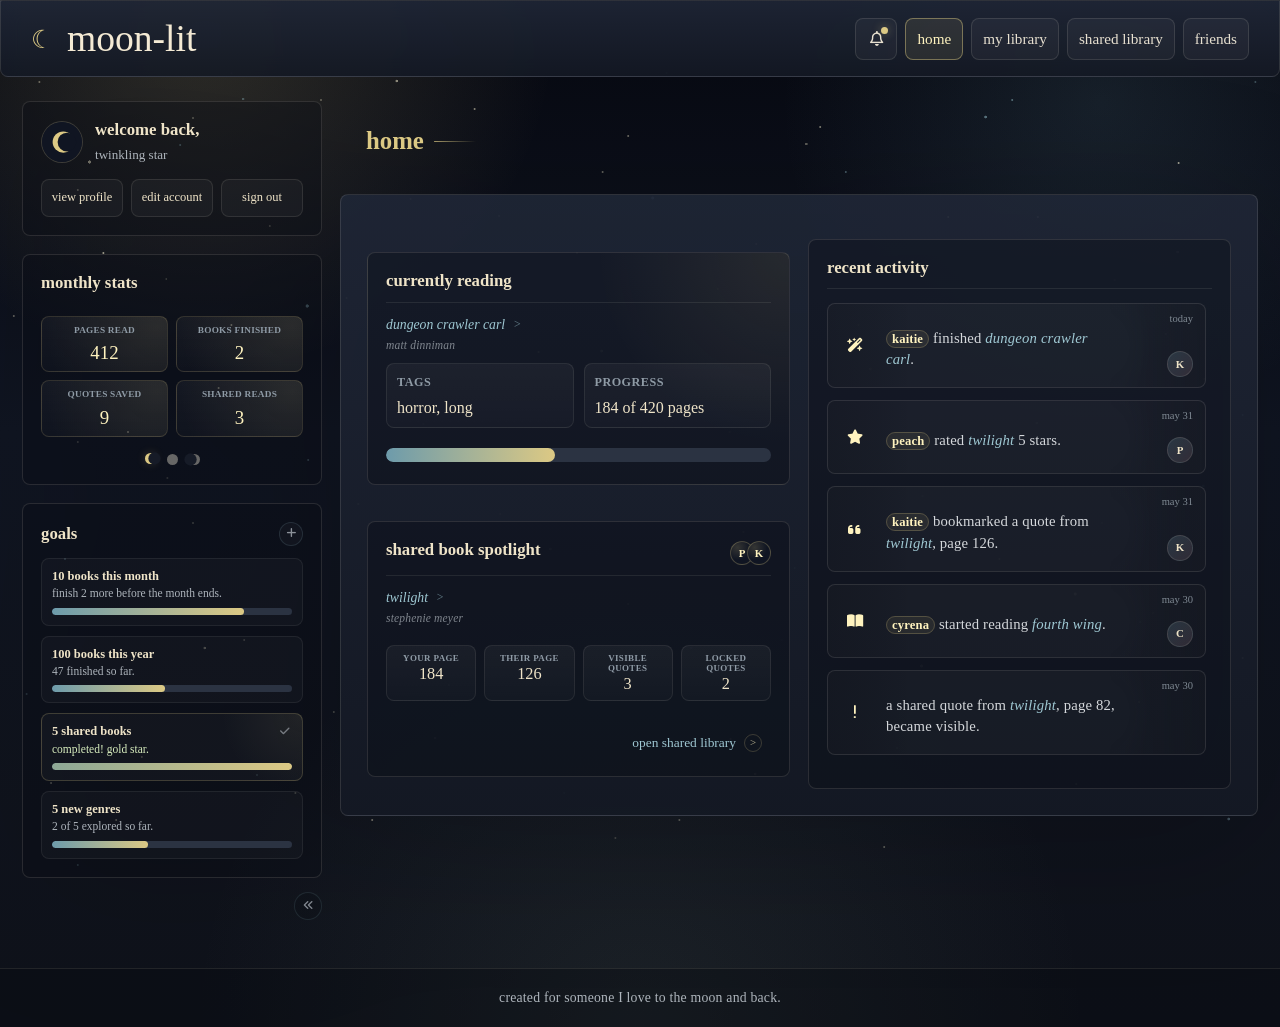
<file: index.html>
<!DOCTYPE html>
<html lang="en">
<head>
  <meta charset="UTF-8">
  <meta name="viewport" content="width=device-width, initial-scale=1.0">
  <title>moon-lit | home</title>
  <link rel="icon" href="favicon.svg" type="image/svg+xml">
  <link rel="stylesheet" href="https://cdnjs.cloudflare.com/ajax/libs/font-awesome/6.5.2/css/all.min.css">
  <link rel="stylesheet" href="style.css?v=185">
</head>
<body>
  <div class="site-shell">
  <header>
    <h1><a href="index.html" aria-label="moon-lit home">moon-lit</a></h1>
    <button class="notifications-button mobile-notifications-button" type="button" popovertarget="notifications-popover" aria-label="open notifications"><i class="fa-regular fa-bell" aria-hidden="true"></i><span class="notification-dot" aria-hidden="true"></span></button>
    <button class="nav-toggle" type="button" popovertarget="mobile-nav" aria-label="open navigation"><span aria-hidden="true"></span></button>
    <nav class="desktop-nav" aria-label="Main navigation">
      <ul>
        <li class="notifications-nav-item"><button class="notifications-button" type="button" popovertarget="notifications-popover" aria-label="open notifications"><i class="fa-regular fa-bell" aria-hidden="true"></i><span class="notification-dot" aria-hidden="true"></span></button></li>
        <li><a href="index.html" aria-current="page">home</a></li>
        <li><a href="library.html">my library</a></li>
        <li><a href="shared.html">shared library</a></li>
        <li><a href="friends.html">friends</a></li>
      </ul>
    </nav>

    <nav id="mobile-nav" class="mobile-nav-popover" popover aria-label="Mobile navigation">
      <ul>
        <li><a href="index.html" aria-current="page">home</a></li>
        <li><a href="library.html">my library</a></li>
        <li><a href="shared.html">shared library</a></li>
        <li><a href="friends.html">friends</a></li>
        <li><a href="account.html">account</a></li>
      </ul>
    </nav>
    <section id="notifications-popover" class="notifications-popover" popover aria-labelledby="notifications-heading">
            <div class="notifications-heading-row">
        <h2 id="notifications-heading">notifications</h2>
        <button class="mark-read-button" type="button">mark all as read</button>
      </div>
      <ul>
        <li class="notification-item request-book has-actions">
          <span class="notification-icon"><i class="fa-solid fa-book-open" aria-hidden="true"></i></span>
          <p><a href="friend.html">peach</a> wants to share <a href="book.html">lightbringer</a> with you.</p>
          <small>today</small>
          <div class="notification-actions" aria-label="shared book request actions">
            <button type="button">approve</button>
            <button type="button">decline</button>
          </div>
        </li>
        <li class="notification-item request-friend has-actions">
          <span class="notification-icon"><i class="fa-solid fa-user-plus" aria-hidden="true"></i></span>
          <p><a href="friend.html">cyrena</a> sent you a friend request.</p>
          <small>yesterday</small>
          <div class="notification-actions" aria-label="friend request actions">
            <button type="button">approve</button>
            <button type="button">decline</button>
          </div>
        </li>
        <li class="notification-item stopped-sharing">
          <span class="notification-icon"><i class="fa-solid fa-link-slash" aria-hidden="true"></i></span>
          <p><a href="friend.html">kaitie</a> stopped sharing <a href="book.html">twilight</a> with you.</p>
          <small>may 29</small>
        </li>
      </ul>
    </section>
  </header>

  <main class="page-shell home-layout">
      <aside class="home-sidebar" aria-label="Account and reading stats">
        <section class="account-panel" aria-labelledby="account-panel-heading">
          <div class="account-profile">
            <span class="account-avatar" aria-hidden="true"><img src="favicon.svg" alt=""></span>
            <div>
              <h3 id="account-panel-heading">welcome back,</h3>
              <p>twinkling star</p>
            </div>
          </div>
          <div class="account-actions">
            <a href="account.html">view profile</a>
            <a href="account.html">edit account</a>
            <a href="account.html">sign out</a>
          </div>
        </section>

        <section class="home-stats" aria-labelledby="stats-heading">
          <h3 id="stats-heading" data-stats-heading>monthly stats</h3>
          <div class="stats-carousel">
            <div class="stats-panel is-active" data-stats-panel="monthly">
              <div class="stats-grid">
                <div class="stat-card">
                  <span>pages read</span>
                  <strong>412</strong>
                </div>
                <div class="stat-card">
                  <span>books finished</span>
                  <strong>2</strong>
                </div>
                <div class="stat-card">
                  <span>quotes saved</span>
                  <strong>9</strong>
                </div>
                <div class="stat-card">
                  <span>shared reads</span>
                  <strong>3</strong>
                </div>
              </div>
            </div>
            <div class="stats-panel" data-stats-panel="yearly" hidden>
              <div class="stats-grid">
                <div class="stat-card">
                  <span>pages read</span>
                  <strong>4,820</strong>
                </div>
                <div class="stat-card">
                  <span>books finished</span>
                  <strong>18</strong>
                </div>
                <div class="stat-card">
                  <span>quotes saved</span>
                  <strong>74</strong>
                </div>
                <div class="stat-card">
                  <span>new authors</span>
                  <strong>11</strong>
                </div>
              </div>
            </div>
            <div class="stats-panel" data-stats-panel="all-time" hidden>
              <div class="stats-grid">
                <div class="stat-card">
                  <span>pages read</span>
                  <strong>12k</strong>
                </div>
                <div class="stat-card">
                  <span>books finished</span>
                  <strong>47</strong>
                </div>
                <div class="stat-card">
                  <span>quotes saved</span>
                  <strong>183</strong>
                </div>
                <div class="stat-card">
                  <span>shared books</span>
                  <strong>16</strong>
                </div>
              </div>
            </div>
          </div>
          <div class="stats-dots" aria-label="choose stats view">
            <button class="is-active" type="button" data-stats-target="monthly" aria-label="show monthly stats" aria-pressed="true"></button>
            <button type="button" data-stats-target="yearly" aria-label="show yearly stats" aria-pressed="false"></button>
            <button type="button" data-stats-target="all-time" aria-label="show all-time stats" aria-pressed="false"></button>
          </div>
        </section>
        <section class="goals-panel" aria-labelledby="goals-heading">
          <div class="goals-heading-row"><h3 id="goals-heading">goals</h3><a class="goals-add" href="account.html#add-goal-heading" aria-label="add a goal" title="add a goal"><i class="fa-solid fa-plus" aria-hidden="true"></i></a></div>
          <div class="goal-list">
            <article class="goal-item">
              <div>
                <h4>10 books this month</h4>
                <p>finish 2 more before the month ends.</p>
              </div>
              <progress value="8" max="10">8 of 10 books</progress>
            </article>
            <article class="goal-item">
              <div>
                <h4>100 books this year</h4>
                <p>47 finished so far.</p>
              </div>
              <progress value="47" max="100">47 of 100 books</progress>
            </article>
            <article class="goal-item is-complete"><button class="goal-delete" type="button" aria-label="completed goal" title="completed goal"><i class="fa-solid fa-check" aria-hidden="true"></i></button><div><h4>5 shared books</h4><p>completed! gold star.</p></div><progress value="5" max="5">5 of 5 shared books</progress></article>
            <article class="goal-item">
              <div>
                <h4>5 new genres</h4>
                <p>2 of 5 explored so far.</p>
              </div>
              <progress value="2" max="5">2 of 5 new genres</progress>
            </article>
          </div>
        </section>
        <button class="sidebar-toggle sidebar-toggle-inline" type="button" aria-label="hide sidebar" title="hide sidebar" aria-pressed="false"><i class="fa-solid fa-angles-left" aria-hidden="true"></i></button>
      </aside>

      <div class="page-main home-main">
    <section class="page-title home-title" aria-labelledby="page-title-heading">
      <h2 id="page-title-heading">home</h2>
    </section>

    <section class="home-overview">

      <div class="home-reading-stack">
      <section class="home-current" aria-labelledby="currently-reading-heading">
        <h3 id="currently-reading-heading">currently reading</h3>
        <article>
          <h4><a href="book.html?from=library">dungeon crawler carl</a></h4>
          <p class="home-book-author">matt dinniman</p>
          <dl class="detail-grid compact-mobile">
            <div>
              <dt>tags</dt>
              <dd>horror, long</dd>
            </div>
            <div>
              <dt>progress</dt>
              <dd>184 of 420 pages</dd>
            </div>
          </dl>
          <progress value="184" max="420">184 of 420 pages</progress>
        </article>
      </section>

      <section class="home-shared" aria-labelledby="shared-reading-heading">
        <div class="home-card-heading">
          <h3 id="shared-reading-heading">shared book spotlight</h3>
          <div class="home-shared-avatars" aria-label="shared with kaitie and peach">
            <a href="friend.html" aria-label="kaitie">k</a>
            <a href="friend.html" aria-label="peach">p</a>
          </div>
        </div>
        <article>
          <h4><a href="book.html?from=shared">twilight</a></h4>
          <p class="home-book-author">stephenie meyer</p>
          <dl class="detail-grid compact-mobile shared-summary">
            <div>
              <dt>your page</dt>
              <dd>184</dd>
            </div>
            <div>
              <dt>their page</dt>
              <dd>126</dd>
            </div>
            <div>
              <dt>visible quotes</dt>
              <dd>3</dd>
            </div>
            <div>
              <dt>locked quotes</dt>
              <dd>2</dd>
            </div>
          </dl>
          <p class="panel-link"><a href="shared.html">open shared library</a></p>
        </article>
      </section>
      </div>

      <section class="home-activity" aria-labelledby="recent-activity-heading">
        <h3 id="recent-activity-heading">recent activity</h3>
        <ol class="activity-list">
          <li data-icon="✦">
            <span class="activity-icon" aria-hidden="true"><i class="fa-solid fa-wand-magic-sparkles"></i></span>
            <span class="activity-avatar" aria-hidden="true">k</span>
            <span class="activity-copy"><a class="activity-person" href="friend.html">kaitie</a> finished <a class="activity-book" href="book.html">dungeon crawler carl</a>.</span>
            <time datetime="2026-06-01">today</time>
          </li>
          <li data-icon="★">
            <span class="activity-icon" aria-hidden="true"><i class="fa-solid fa-star"></i></span>
            <span class="activity-avatar" aria-hidden="true">p</span>
            <span class="activity-copy"><a class="activity-person" href="friend.html">peach</a> rated <a class="activity-book" href="book.html">twilight</a> 5 stars.</span>
            <time datetime="2026-05-31">may 31</time>
          </li>
          <li class="quote-activity" data-icon="">
            <span class="activity-icon" aria-hidden="true"><i class="fa-solid fa-quote-left"></i></span>
            <span class="activity-avatar" aria-hidden="true">k</span>
            <span class="activity-copy"><a class="activity-person" href="friend.html">kaitie</a> bookmarked a quote from <a class="activity-book" href="book.html">twilight</a>, page 126.</span>
            <time datetime="2026-05-31">may 31</time>
          </li>
          <li data-icon="▤">
            <span class="activity-icon" aria-hidden="true"><i class="fa-solid fa-book-open"></i></span>
            <span class="activity-avatar" aria-hidden="true">c</span>
            <span class="activity-copy"><a class="activity-person" href="friend.html">cyrena</a> started reading <a class="activity-book" href="book.html">fourth wing</a>.</span>
            <time datetime="2026-05-30">may 30</time>
          </li>
          <li class="system-activity" data-icon="!">
            <span class="activity-icon" aria-hidden="true"><i class="fa-solid fa-exclamation"></i></span>
            <span class="activity-copy">a shared quote from <a class="activity-book" href="book.html">twilight</a>, page 82, became visible.</span>
            <time datetime="2026-05-30">may 30</time>
          </li>
        </ol>
      </section>

    </section>
      </div>
  </main>

  <footer>
    <p>created for someone I love to the moon and back.</p>
  </footer>
  </div>
  <script src="script.js?v=12"></script>
</body>
</html>
</file>
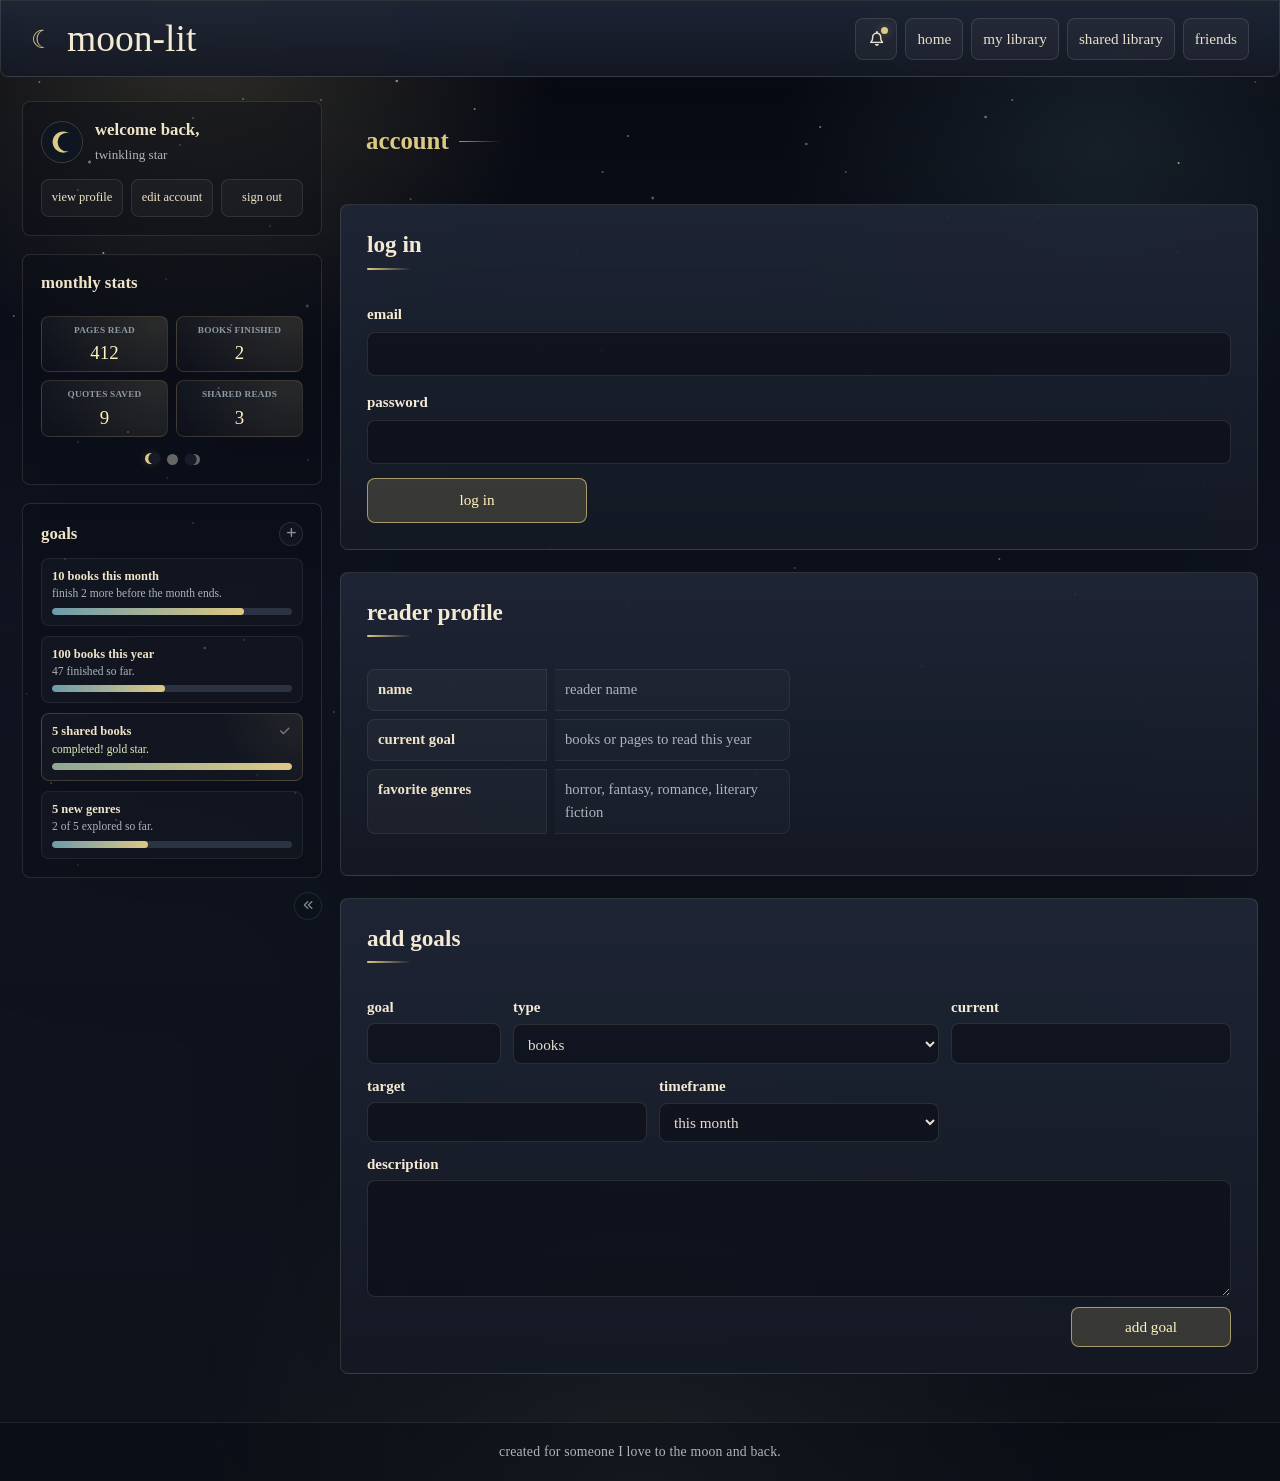
<file: account.html>
<!DOCTYPE html>
<html lang="en">
<head>
  <meta charset="UTF-8">
  <meta name="viewport" content="width=device-width, initial-scale=1.0">
  <title>moon-lit | account</title>
  <link rel="icon" href="favicon.svg" type="image/svg+xml">
  <link rel="stylesheet" href="https://cdnjs.cloudflare.com/ajax/libs/font-awesome/6.5.2/css/all.min.css">
  <link rel="stylesheet" href="style.css?v=185">
</head>
<body>
  <div class="site-shell">
  <header>
    <h1><a href="index.html" aria-label="moon-lit home">moon-lit</a></h1>
    <button class="notifications-button mobile-notifications-button" type="button" popovertarget="notifications-popover" aria-label="open notifications"><i class="fa-regular fa-bell" aria-hidden="true"></i><span class="notification-dot" aria-hidden="true"></span></button>
    <button class="nav-toggle" type="button" popovertarget="mobile-nav" aria-label="open navigation"><span aria-hidden="true"></span></button>
    <nav class="desktop-nav" aria-label="Main navigation">
      <ul>
        <li class="notifications-nav-item"><button class="notifications-button" type="button" popovertarget="notifications-popover" aria-label="open notifications"><i class="fa-regular fa-bell" aria-hidden="true"></i><span class="notification-dot" aria-hidden="true"></span></button></li>
        <li><a href="index.html">home</a></li>
        <li><a href="library.html">my library</a></li>
        <li><a href="shared.html">shared library</a></li>
        <li><a href="friends.html">friends</a></li>
      </ul>
    </nav>

    <nav id="mobile-nav" class="mobile-nav-popover" popover aria-label="Mobile navigation">
      <ul>
        <li><a href="index.html">home</a></li>
        <li><a href="library.html">my library</a></li>
        <li><a href="shared.html">shared library</a></li>
        <li><a href="friends.html">friends</a></li>
        <li><a href="account.html" aria-current="page">account</a></li>
      </ul>
    </nav>
    <section id="notifications-popover" class="notifications-popover" popover aria-labelledby="notifications-heading">
            <div class="notifications-heading-row">
        <h2 id="notifications-heading">notifications</h2>
        <button class="mark-read-button" type="button">mark all as read</button>
      </div>
      <ul>
        <li class="notification-item request-book has-actions">
          <span class="notification-icon"><i class="fa-solid fa-book-open" aria-hidden="true"></i></span>
          <p><a href="friend.html">peach</a> wants to share <a href="book.html">lightbringer</a> with you.</p>
          <small>today</small>
          <div class="notification-actions" aria-label="shared book request actions">
            <button type="button">approve</button>
            <button type="button">decline</button>
          </div>
        </li>
        <li class="notification-item request-friend has-actions">
          <span class="notification-icon"><i class="fa-solid fa-user-plus" aria-hidden="true"></i></span>
          <p><a href="friend.html">cyrena</a> sent you a friend request.</p>
          <small>yesterday</small>
          <div class="notification-actions" aria-label="friend request actions">
            <button type="button">approve</button>
            <button type="button">decline</button>
          </div>
        </li>
        <li class="notification-item stopped-sharing">
          <span class="notification-icon"><i class="fa-solid fa-link-slash" aria-hidden="true"></i></span>
          <p><a href="friend.html">kaitie</a> stopped sharing <a href="book.html">twilight</a> with you.</p>
          <small>may 29</small>
        </li>
      </ul>
    </section></header>

  <main class="page-shell">
      <aside class="home-sidebar" aria-label="Account and reading stats">
        <section class="account-panel" aria-labelledby="account-panel-heading">
          <div class="account-profile">
            <span class="account-avatar" aria-hidden="true"><img src="favicon.svg" alt=""></span>
            <div>
              <h3 id="account-panel-heading">welcome back,</h3>
              <p>twinkling star</p>
            </div>
          </div>
          <div class="account-actions">
            <a href="account.html">view profile</a>
            <a href="account.html">edit account</a>
            <a href="account.html">sign out</a>
          </div>
        </section><section class="home-stats" aria-labelledby="stats-heading">
          <h3 id="stats-heading" data-stats-heading>monthly stats</h3>
          <div class="stats-carousel">
            <div class="stats-panel is-active" data-stats-panel="monthly">
              <div class="stats-grid">
                <div class="stat-card">
                  <span>pages read</span>
                  <strong>412</strong>
                </div>
                <div class="stat-card">
                  <span>books finished</span>
                  <strong>2</strong>
                </div>
                <div class="stat-card">
                  <span>quotes saved</span>
                  <strong>9</strong>
                </div>
                <div class="stat-card">
                  <span>shared reads</span>
                  <strong>3</strong>
                </div>
              </div>
            </div>
            <div class="stats-panel" data-stats-panel="yearly" hidden>
              <div class="stats-grid">
                <div class="stat-card">
                  <span>pages read</span>
                  <strong>4,820</strong>
                </div>
                <div class="stat-card">
                  <span>books finished</span>
                  <strong>18</strong>
                </div>
                <div class="stat-card">
                  <span>quotes saved</span>
                  <strong>74</strong>
                </div>
                <div class="stat-card">
                  <span>new authors</span>
                  <strong>11</strong>
                </div>
              </div>
            </div>
            <div class="stats-panel" data-stats-panel="all-time" hidden>
              <div class="stats-grid">
                <div class="stat-card">
                  <span>pages read</span>
                  <strong>12k</strong>
                </div>
                <div class="stat-card">
                  <span>books finished</span>
                  <strong>47</strong>
                </div>
                <div class="stat-card">
                  <span>quotes saved</span>
                  <strong>183</strong>
                </div>
                <div class="stat-card">
                  <span>shared books</span>
                  <strong>16</strong>
                </div>
              </div>
            </div>
          </div>
          <div class="stats-dots" aria-label="choose stats view">
            <button class="is-active" type="button" data-stats-target="monthly" aria-label="show monthly stats" aria-pressed="true"></button>
            <button type="button" data-stats-target="yearly" aria-label="show yearly stats" aria-pressed="false"></button>
            <button type="button" data-stats-target="all-time" aria-label="show all-time stats" aria-pressed="false"></button>
          </div>
        </section><section class="goals-panel" aria-labelledby="goals-heading">
          <div class="goals-heading-row"><h3 id="goals-heading">goals</h3><a class="goals-add" href="account.html#add-goal-heading" aria-label="add a goal" title="add a goal"><i class="fa-solid fa-plus" aria-hidden="true"></i></a></div>
          <div class="goal-list">
            <article class="goal-item">
              <div>
                <h4>10 books this month</h4>
                <p>finish 2 more before the month ends.</p>
              </div>
              <progress value="8" max="10">8 of 10 books</progress>
            </article>
            <article class="goal-item">
              <div>
                <h4>100 books this year</h4>
                <p>47 finished so far.</p>
              </div>
              <progress value="47" max="100">47 of 100 books</progress>
            </article>
            <article class="goal-item is-complete"><button class="goal-delete" type="button" aria-label="completed goal" title="completed goal"><i class="fa-solid fa-check" aria-hidden="true"></i></button><div><h4>5 shared books</h4><p>completed! gold star.</p></div><progress value="5" max="5">5 of 5 shared books</progress></article>
            <article class="goal-item">
              <div>
                <h4>5 new genres</h4>
                <p>2 of 5 explored so far.</p>
              </div>
              <progress value="2" max="5">2 of 5 new genres</progress>
            </article>
          </div>
        </section><button class="sidebar-toggle sidebar-toggle-inline" type="button" aria-label="hide sidebar" title="hide sidebar" aria-pressed="false"><i class="fa-solid fa-angles-left" aria-hidden="true"></i></button>
      </aside>
      <div class="page-main">
<section class="page-title" aria-labelledby="page-title-heading">
      <h2 id="page-title-heading">account</h2>
    </section>

    <section aria-labelledby="login-heading">
      <h2 id="login-heading">log in</h2>
      <form>
        <p>
            <label for="login-email">email</label>
          <input id="login-email" name="email" type="email" autocomplete="email">
        </p>

        <p>
            <label for="login-password">password</label>
          <input id="login-password" name="password" type="password" autocomplete="current-password">
        </p>

        <button type="submit">log in</button>
      </form>
    </section><section aria-labelledby="profile-heading">
      <h2 id="profile-heading">reader profile</h2>
      <dl>
        <dt>name</dt>
        <dd>reader name</dd>

        <dt>current goal</dt>
        <dd>books or pages to read this year</dd>

        <dt>favorite genres</dt>
        <dd>horror, fantasy, romance, literary fiction</dd>
      </dl>
    </section><section class="compact-form" aria-labelledby="add-goal-heading">
      <h2 id="add-goal-heading">add goals</h2>
      <form>
        <div class="form-fields">
          <p>
            <label for="goal-name">goal</label>
            <input id="goal-name" name="goal-name" type="text">
          </p>

          <p>
            <label for="goal-type">type</label>
            <select id="goal-type" name="goal-type">
              <option value="books">books</option>
              <option value="pages">pages</option>
              <option value="shared-books">shared books</option>
              <option value="genres">genres</option>
            </select>
          </p>

          <p>
            <label for="goal-current">current</label>
            <input id="goal-current" name="goal-current" type="number" min="0">
          </p>

          <p>
            <label for="goal-target">target</label>
            <input id="goal-target" name="goal-target" type="number" min="1">
          </p>

          <p>
            <label for="goal-timeframe">timeframe</label>
            <select id="goal-timeframe" name="goal-timeframe">
              <option value="month">this month</option>
              <option value="year">this year</option>
              <option value="all-time">all-time</option>
            </select>
          </p>
        </div>

        <p>
          <label for="goal-note">description</label>
          <textarea id="goal-note" name="goal-note" rows="4"></textarea>
        </p>

        <button type="submit">add goal</button>
      </form>
    </section></div>
  </main>
  <footer>
    <p>created for someone I love to the moon and back.</p>
  </footer>
  </div>
  <script src="script.js?v=12"></script>
</body>
</html>
</file>
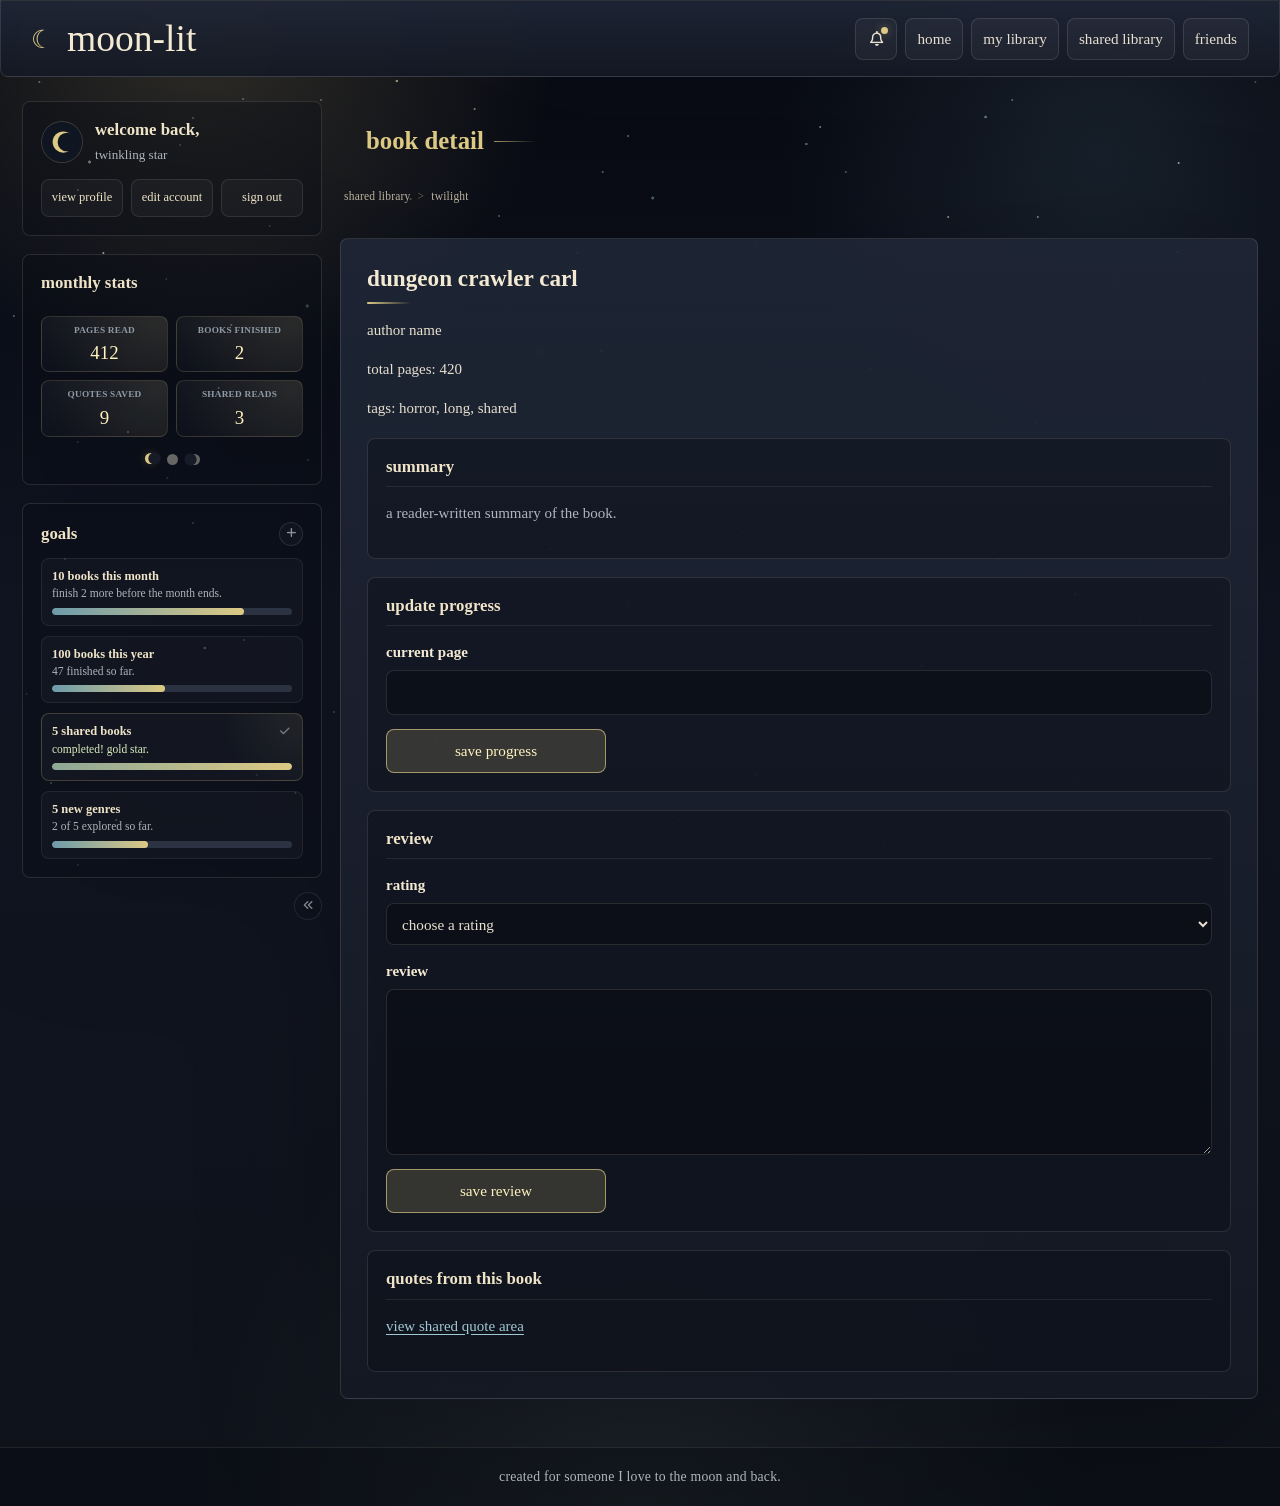
<file: book.html>
<!DOCTYPE html>
<html lang="en">
<head>
  <meta charset="UTF-8">
  <meta name="viewport" content="width=device-width, initial-scale=1.0">
  <title>moon-lit | book detail</title>
  <link rel="icon" href="favicon.svg" type="image/svg+xml">
  <link rel="stylesheet" href="https://cdnjs.cloudflare.com/ajax/libs/font-awesome/6.5.2/css/all.min.css">
  <link rel="stylesheet" href="style.css?v=185">
</head>
<body>
  <div class="site-shell">
  <header>
    <h1><a href="index.html" aria-label="moon-lit home">moon-lit</a></h1>
    <button class="notifications-button mobile-notifications-button" type="button" popovertarget="notifications-popover" aria-label="open notifications"><i class="fa-regular fa-bell" aria-hidden="true"></i><span class="notification-dot" aria-hidden="true"></span></button>
    <button class="nav-toggle" type="button" popovertarget="mobile-nav" aria-label="open navigation"><span aria-hidden="true"></span></button>
    <nav class="desktop-nav" aria-label="Main navigation">
      <ul>
        <li class="notifications-nav-item"><button class="notifications-button" type="button" popovertarget="notifications-popover" aria-label="open notifications"><i class="fa-regular fa-bell" aria-hidden="true"></i><span class="notification-dot" aria-hidden="true"></span></button></li>
        <li><a href="index.html">home</a></li>
        <li><a href="library.html">my library</a></li>
        <li><a href="shared.html">shared library</a></li>
        <li><a href="friends.html">friends</a></li>
      </ul>
    </nav>

    <nav id="mobile-nav" class="mobile-nav-popover" popover aria-label="Mobile navigation">
      <ul>
        <li><a href="index.html">home</a></li>
        <li><a href="library.html">my library</a></li>
        <li><a href="shared.html">shared library</a></li>
        <li><a href="friends.html">friends</a></li>
        <li><a href="account.html">account</a></li>
      </ul>
    </nav>
    <section id="notifications-popover" class="notifications-popover" popover aria-labelledby="notifications-heading">
            <div class="notifications-heading-row">
        <h2 id="notifications-heading">notifications</h2>
        <button class="mark-read-button" type="button">mark all as read</button>
      </div>
      <ul>
        <li class="notification-item request-book has-actions">
          <span class="notification-icon"><i class="fa-solid fa-book-open" aria-hidden="true"></i></span>
          <p><a href="friend.html">peach</a> wants to share <a href="book.html">lightbringer</a> with you.</p>
          <small>today</small>
          <div class="notification-actions" aria-label="shared book request actions">
            <button type="button">approve</button>
            <button type="button">decline</button>
          </div>
        </li>
        <li class="notification-item request-friend has-actions">
          <span class="notification-icon"><i class="fa-solid fa-user-plus" aria-hidden="true"></i></span>
          <p><a href="friend.html">cyrena</a> sent you a friend request.</p>
          <small>yesterday</small>
          <div class="notification-actions" aria-label="friend request actions">
            <button type="button">approve</button>
            <button type="button">decline</button>
          </div>
        </li>
        <li class="notification-item stopped-sharing">
          <span class="notification-icon"><i class="fa-solid fa-link-slash" aria-hidden="true"></i></span>
          <p><a href="friend.html">kaitie</a> stopped sharing <a href="book.html">twilight</a> with you.</p>
          <small>may 29</small>
        </li>
      </ul>
    </section></header>

  <main class="page-shell">
      <aside class="home-sidebar" aria-label="Account and reading stats">
        <section class="account-panel" aria-labelledby="account-panel-heading">
          <div class="account-profile">
            <span class="account-avatar" aria-hidden="true"><img src="favicon.svg" alt=""></span>
            <div>
              <h3 id="account-panel-heading">welcome back,</h3>
              <p>twinkling star</p>
            </div>
          </div>
          <div class="account-actions">
            <a href="account.html">view profile</a>
            <a href="account.html">edit account</a>
            <a href="account.html">sign out</a>
          </div>
        </section><section class="home-stats" aria-labelledby="stats-heading">
          <h3 id="stats-heading" data-stats-heading>monthly stats</h3>
          <div class="stats-carousel">
            <div class="stats-panel is-active" data-stats-panel="monthly">
              <div class="stats-grid">
                <div class="stat-card">
                  <span>pages read</span>
                  <strong>412</strong>
                </div>
                <div class="stat-card">
                  <span>books finished</span>
                  <strong>2</strong>
                </div>
                <div class="stat-card">
                  <span>quotes saved</span>
                  <strong>9</strong>
                </div>
                <div class="stat-card">
                  <span>shared reads</span>
                  <strong>3</strong>
                </div>
              </div>
            </div>
            <div class="stats-panel" data-stats-panel="yearly" hidden>
              <div class="stats-grid">
                <div class="stat-card">
                  <span>pages read</span>
                  <strong>4,820</strong>
                </div>
                <div class="stat-card">
                  <span>books finished</span>
                  <strong>18</strong>
                </div>
                <div class="stat-card">
                  <span>quotes saved</span>
                  <strong>74</strong>
                </div>
                <div class="stat-card">
                  <span>new authors</span>
                  <strong>11</strong>
                </div>
              </div>
            </div>
            <div class="stats-panel" data-stats-panel="all-time" hidden>
              <div class="stats-grid">
                <div class="stat-card">
                  <span>pages read</span>
                  <strong>12k</strong>
                </div>
                <div class="stat-card">
                  <span>books finished</span>
                  <strong>47</strong>
                </div>
                <div class="stat-card">
                  <span>quotes saved</span>
                  <strong>183</strong>
                </div>
                <div class="stat-card">
                  <span>shared books</span>
                  <strong>16</strong>
                </div>
              </div>
            </div>
          </div>
          <div class="stats-dots" aria-label="choose stats view">
            <button class="is-active" type="button" data-stats-target="monthly" aria-label="show monthly stats" aria-pressed="true"></button>
            <button type="button" data-stats-target="yearly" aria-label="show yearly stats" aria-pressed="false"></button>
            <button type="button" data-stats-target="all-time" aria-label="show all-time stats" aria-pressed="false"></button>
          </div>
        </section><section class="goals-panel" aria-labelledby="goals-heading">
          <div class="goals-heading-row"><h3 id="goals-heading">goals</h3><a class="goals-add" href="account.html#add-goal-heading" aria-label="add a goal" title="add a goal"><i class="fa-solid fa-plus" aria-hidden="true"></i></a></div>
          <div class="goal-list">
            <article class="goal-item">
              <div>
                <h4>10 books this month</h4>
                <p>finish 2 more before the month ends.</p>
              </div>
              <progress value="8" max="10">8 of 10 books</progress>
            </article>
            <article class="goal-item">
              <div>
                <h4>100 books this year</h4>
                <p>47 finished so far.</p>
              </div>
              <progress value="47" max="100">47 of 100 books</progress>
            </article>
            <article class="goal-item is-complete"><button class="goal-delete" type="button" aria-label="completed goal" title="completed goal"><i class="fa-solid fa-check" aria-hidden="true"></i></button><div><h4>5 shared books</h4><p>completed! gold star.</p></div><progress value="5" max="5">5 of 5 shared books</progress></article>
            <article class="goal-item">
              <div>
                <h4>5 new genres</h4>
                <p>2 of 5 explored so far.</p>
              </div>
              <progress value="2" max="5">2 of 5 new genres</progress>
            </article>
          </div>
        </section><button class="sidebar-toggle sidebar-toggle-inline" type="button" aria-label="hide sidebar" title="hide sidebar" aria-pressed="false"><i class="fa-solid fa-angles-left" aria-hidden="true"></i></button>
      </aside>
      <div class="page-main">
<section class="page-title" aria-labelledby="page-title-heading">
      <h2 id="page-title-heading">book detail</h2>
    </section>
    <nav class="breadcrumb-trail" aria-label="breadcrumb"><a href="shared.html">shared library</a><span>twilight</span></nav><article>
      <h2>dungeon crawler carl</h2>
      <p>author name</p>
      <p>total pages: 420</p>
      <p>tags: horror, long, shared</p>

      <section aria-labelledby="summary-heading">
          <h3 id="summary-heading">summary</h3>
          <p>a reader-written summary of the book.</p>
      </section><section aria-labelledby="update-progress-heading">
          <h3 id="update-progress-heading">update progress</h3>
        <form>
          <p>
              <label for="current-page">current page</label>
            <input id="current-page" name="current-page" type="number" min="0">
          </p>

          <button type="submit">save progress</button>
        </form>
      </section><section aria-labelledby="review-heading">
          <h3 id="review-heading">review</h3>
        <form>
          <p>
              <label for="book-rating">rating</label>
            <select id="book-rating" name="rating">
                <option value="">choose a rating</option>
              <option value="1">1 out of 5</option>
              <option value="2">2 out of 5</option>
              <option value="3">3 out of 5</option>
              <option value="4">4 out of 5</option>
              <option value="5">5 out of 5</option>
            </select>
          </p>

          <p>
              <label for="book-review">review</label>
            <textarea id="book-review" name="review" rows="6"></textarea>
          </p>

          <button type="submit">save review</button>
        </form>
      </section><section aria-labelledby="book-quotes-heading">
          <h3 id="book-quotes-heading">quotes from this book</h3>
        <p><a href="shared.html">view shared quote area</a></p>
      </section></article>
      </div>
  </main>
  <footer>
    <p>created for someone I love to the moon and back.</p>
  </footer>
  </div>
  <script src="script.js?v=12"></script>
</body>
</html>
</file>
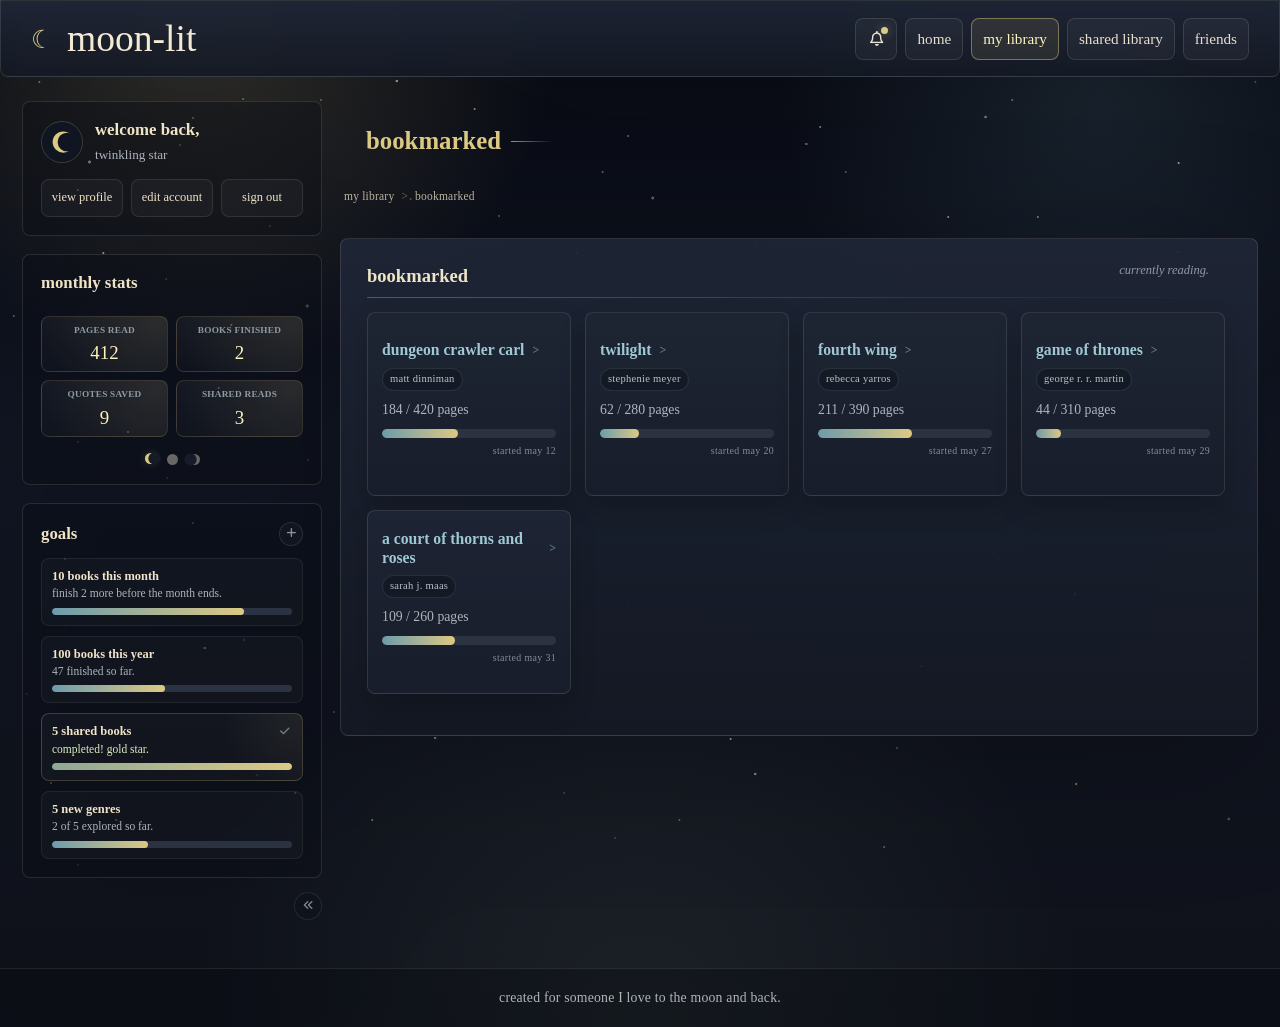
<file: bookmarked.html>
<!DOCTYPE html>
<html lang="en">
<head>
  <meta charset="UTF-8">
  <meta name="viewport" content="width=device-width, initial-scale=1.0">
  <title>moon-lit | bookmarked</title>
  <link rel="icon" href="favicon.svg" type="image/svg+xml">
  <link rel="stylesheet" href="https://cdnjs.cloudflare.com/ajax/libs/font-awesome/6.5.2/css/all.min.css">
  <link rel="stylesheet" href="style.css?v=185">
</head>
<body>
  <div class="site-shell">
  <header>
    <h1><a href="index.html" aria-label="moon-lit home">moon-lit</a></h1>
    <button class="notifications-button mobile-notifications-button" type="button" popovertarget="notifications-popover" aria-label="open notifications"><i class="fa-regular fa-bell" aria-hidden="true"></i><span class="notification-dot" aria-hidden="true"></span></button>
    <button class="nav-toggle" type="button" popovertarget="mobile-nav" aria-label="open navigation"><span aria-hidden="true"></span></button>
    <nav class="desktop-nav" aria-label="Main navigation">
      <ul>
        <li class="notifications-nav-item"><button class="notifications-button" type="button" popovertarget="notifications-popover" aria-label="open notifications"><i class="fa-regular fa-bell" aria-hidden="true"></i><span class="notification-dot" aria-hidden="true"></span></button></li>
        <li><a href="index.html">home</a></li>
        <li><a href="library.html" aria-current="page">my library</a></li>
        <li><a href="shared.html">shared library</a></li>
        <li><a href="friends.html">friends</a></li>
      </ul>
    </nav>

    <nav id="mobile-nav" class="mobile-nav-popover" popover aria-label="Mobile navigation">
      <ul>
        <li><a href="index.html">home</a></li>
        <li><a href="library.html" aria-current="page">my library</a></li>
        <li><a href="shared.html">shared library</a></li>
        <li><a href="friends.html">friends</a></li>
        <li><a href="account.html">account</a></li>
      </ul>
    </nav>
    <section id="notifications-popover" class="notifications-popover" popover aria-labelledby="notifications-heading">
            <div class="notifications-heading-row">
        <h2 id="notifications-heading">notifications</h2>
        <button class="mark-read-button" type="button">mark all as read</button>
      </div>
      <ul>
        <li class="notification-item request-book has-actions">
          <span class="notification-icon"><i class="fa-solid fa-book-open" aria-hidden="true"></i></span>
          <p><a href="friend.html">peach</a> wants to share <a href="book.html?from=library">lightbringer</a> with you.</p>
          <small>today</small>
          <div class="notification-actions" aria-label="shared book request actions">
            <button type="button">approve</button>
            <button type="button">decline</button>
          </div>
        </li>
        <li class="notification-item request-friend has-actions">
          <span class="notification-icon"><i class="fa-solid fa-user-plus" aria-hidden="true"></i></span>
          <p><a href="friend.html">cyrena</a> sent you a friend request.</p>
          <small>yesterday</small>
          <div class="notification-actions" aria-label="friend request actions">
            <button type="button">approve</button>
            <button type="button">decline</button>
          </div>
        </li>
        <li class="notification-item stopped-sharing">
          <span class="notification-icon"><i class="fa-solid fa-link-slash" aria-hidden="true"></i></span>
          <p><a href="friend.html">kaitie</a> stopped sharing <a href="book.html?from=library">twilight</a> with you.</p>
          <small>may 29</small>
        </li>
      </ul>
    </section></header>

  <main class="page-shell">
      <aside class="home-sidebar" aria-label="Account and reading stats">
        <section class="account-panel" aria-labelledby="account-panel-heading">
          <div class="account-profile">
            <span class="account-avatar" aria-hidden="true"><img src="favicon.svg" alt=""></span>
            <div>
              <h3 id="account-panel-heading">welcome back,</h3>
              <p>twinkling star</p>
            </div>
          </div>
          <div class="account-actions">
            <a href="account.html">view profile</a>
            <a href="account.html">edit account</a>
            <a href="account.html">sign out</a>
          </div>
        </section><section class="home-stats" aria-labelledby="stats-heading">
          <h3 id="stats-heading" data-stats-heading>monthly stats</h3>
          <div class="stats-carousel">
            <div class="stats-panel is-active" data-stats-panel="monthly">
              <div class="stats-grid">
                <div class="stat-card">
                  <span>pages read</span>
                  <strong>412</strong>
                </div>
                <div class="stat-card">
                  <span>books finished</span>
                  <strong>2</strong>
                </div>
                <div class="stat-card">
                  <span>quotes saved</span>
                  <strong>9</strong>
                </div>
                <div class="stat-card">
                  <span>shared reads</span>
                  <strong>3</strong>
                </div>
              </div>
            </div>
            <div class="stats-panel" data-stats-panel="yearly" hidden>
              <div class="stats-grid">
                <div class="stat-card">
                  <span>pages read</span>
                  <strong>4,820</strong>
                </div>
                <div class="stat-card">
                  <span>books finished</span>
                  <strong>18</strong>
                </div>
                <div class="stat-card">
                  <span>quotes saved</span>
                  <strong>74</strong>
                </div>
                <div class="stat-card">
                  <span>new authors</span>
                  <strong>11</strong>
                </div>
              </div>
            </div>
            <div class="stats-panel" data-stats-panel="all-time" hidden>
              <div class="stats-grid">
                <div class="stat-card">
                  <span>pages read</span>
                  <strong>12k</strong>
                </div>
                <div class="stat-card">
                  <span>books finished</span>
                  <strong>47</strong>
                </div>
                <div class="stat-card">
                  <span>quotes saved</span>
                  <strong>183</strong>
                </div>
                <div class="stat-card">
                  <span>shared books</span>
                  <strong>16</strong>
                </div>
              </div>
            </div>
          </div>
          <div class="stats-dots" aria-label="choose stats view">
            <button class="is-active" type="button" data-stats-target="monthly" aria-label="show monthly stats" aria-pressed="true"></button>
            <button type="button" data-stats-target="yearly" aria-label="show yearly stats" aria-pressed="false"></button>
            <button type="button" data-stats-target="all-time" aria-label="show all-time stats" aria-pressed="false"></button>
          </div>
        </section><section class="goals-panel" aria-labelledby="goals-heading">
          <div class="goals-heading-row"><h3 id="goals-heading">goals</h3><a class="goals-add" href="account.html#add-goal-heading" aria-label="add a goal" title="add a goal"><i class="fa-solid fa-plus" aria-hidden="true"></i></a></div>
          <div class="goal-list">
            <article class="goal-item">
              <div>
                <h4>10 books this month</h4>
                <p>finish 2 more before the month ends.</p>
              </div>
              <progress value="8" max="10">8 of 10 books</progress>
            </article>
            <article class="goal-item">
              <div>
                <h4>100 books this year</h4>
                <p>47 finished so far.</p>
              </div>
              <progress value="47" max="100">47 of 100 books</progress>
            </article>
            <article class="goal-item is-complete"><button class="goal-delete" type="button" aria-label="completed goal" title="completed goal"><i class="fa-solid fa-check" aria-hidden="true"></i></button><div><h4>5 shared books</h4><p>completed! gold star.</p></div><progress value="5" max="5">5 of 5 shared books</progress></article>
            <article class="goal-item">
              <div>
                <h4>5 new genres</h4>
                <p>2 of 5 explored so far.</p>
              </div>
              <progress value="2" max="5">2 of 5 new genres</progress>
            </article>
          </div>
        </section><button class="sidebar-toggle sidebar-toggle-inline" type="button" aria-label="hide sidebar" title="hide sidebar" aria-pressed="false"><i class="fa-solid fa-angles-left" aria-hidden="true"></i></button>
      </aside>
      <div class="page-main">
<section class="page-title" aria-labelledby="page-title-heading">
      <h2 id="page-title-heading">bookmarked</h2>
    </section>
    <nav class="breadcrumb-trail" aria-label="breadcrumb"><a href="library.html">my library</a><span>bookmarked</span></nav>

    <section class="book-shelf shelf-page" aria-labelledby="bookmarked-heading">
      <h2 id="bookmarked-heading">bookmarked</h2>
      <p>currently reading.</p>
      <ul>
        <li><article class="book-tile"><h3><a href="book.html?from=library">dungeon crawler carl</a></h3><p class="book-meta"><span>matt dinniman</span></p><p>184 / 420 pages</p><progress value="184" max="420">184 of 420 pages</progress><p class="started-date">started may 12</p></article></li>
        <li><article class="book-tile"><h3><a href="book.html?from=library">twilight</a></h3><p class="book-meta"><span>stephenie meyer</span></p><p>62 / 280 pages</p><progress value="62" max="280">62 of 280 pages</progress><p class="started-date">started may 20</p></article></li>
        <li><article class="book-tile"><h3><a href="book.html?from=library">fourth wing</a></h3><p class="book-meta"><span>rebecca yarros</span></p><p>211 / 390 pages</p><progress value="211" max="390">211 of 390 pages</progress><p class="started-date">started may 27</p></article></li>
        <li><article class="book-tile"><h3><a href="book.html?from=library">game of thrones</a></h3><p class="book-meta"><span>george r. r. martin</span></p><p>44 / 310 pages</p><progress value="44" max="310">44 of 310 pages</progress><p class="started-date">started may 29</p></article></li>
        <li><article class="book-tile"><h3><a href="book.html?from=library">a court of thorns and roses</a></h3><p class="book-meta"><span>sarah j. maas</span></p><p>109 / 260 pages</p><progress value="109" max="260">109 of 260 pages</progress><p class="started-date">started may 31</p></article></li>
      </ul>
    </section></div>
  </main>
  <footer>
    <p>created for someone I love to the moon and back.</p>
  </footer>
  </div>
  <script src="script.js?v=12"></script>
</body>
</html>
</file>
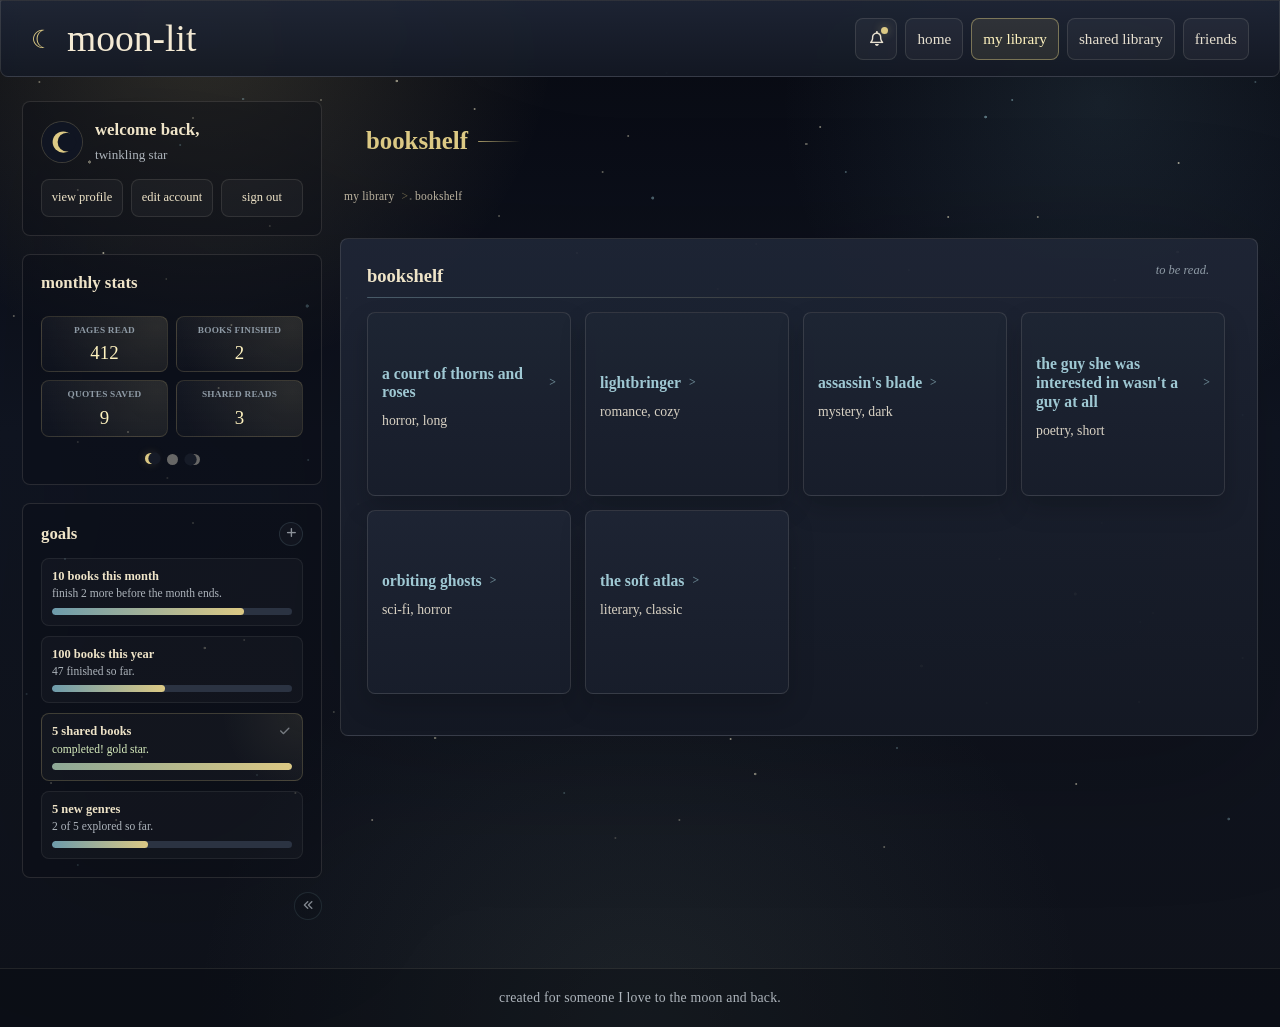
<file: bookshelf.html>
<!DOCTYPE html>
<html lang="en">
<head>
  <meta charset="UTF-8">
  <meta name="viewport" content="width=device-width, initial-scale=1.0">
  <title>moon-lit | bookshelf</title>
  <link rel="icon" href="favicon.svg" type="image/svg+xml">
  <link rel="stylesheet" href="https://cdnjs.cloudflare.com/ajax/libs/font-awesome/6.5.2/css/all.min.css">
  <link rel="stylesheet" href="style.css?v=185">
</head>
<body>
  <div class="site-shell">
  <header>
    <h1><a href="index.html" aria-label="moon-lit home">moon-lit</a></h1>
    <button class="notifications-button mobile-notifications-button" type="button" popovertarget="notifications-popover" aria-label="open notifications"><i class="fa-regular fa-bell" aria-hidden="true"></i><span class="notification-dot" aria-hidden="true"></span></button>
    <button class="nav-toggle" type="button" popovertarget="mobile-nav" aria-label="open navigation"><span aria-hidden="true"></span></button>
    <nav class="desktop-nav" aria-label="Main navigation">
      <ul>
        <li class="notifications-nav-item"><button class="notifications-button" type="button" popovertarget="notifications-popover" aria-label="open notifications"><i class="fa-regular fa-bell" aria-hidden="true"></i><span class="notification-dot" aria-hidden="true"></span></button></li>
        <li><a href="index.html">home</a></li>
        <li><a href="library.html" aria-current="page">my library</a></li>
        <li><a href="shared.html">shared library</a></li>
        <li><a href="friends.html">friends</a></li>
      </ul>
    </nav>

    <nav id="mobile-nav" class="mobile-nav-popover" popover aria-label="Mobile navigation">
      <ul>
        <li><a href="index.html">home</a></li>
        <li><a href="library.html" aria-current="page">my library</a></li>
        <li><a href="shared.html">shared library</a></li>
        <li><a href="friends.html">friends</a></li>
        <li><a href="account.html">account</a></li>
      </ul>
    </nav>
    <section id="notifications-popover" class="notifications-popover" popover aria-labelledby="notifications-heading">
            <div class="notifications-heading-row">
        <h2 id="notifications-heading">notifications</h2>
        <button class="mark-read-button" type="button">mark all as read</button>
      </div>
      <ul>
        <li class="notification-item request-book has-actions">
          <span class="notification-icon"><i class="fa-solid fa-book-open" aria-hidden="true"></i></span>
          <p><a href="friend.html">peach</a> wants to share <a href="book.html?from=library">lightbringer</a> with you.</p>
          <small>today</small>
          <div class="notification-actions" aria-label="shared book request actions">
            <button type="button">approve</button>
            <button type="button">decline</button>
          </div>
        </li>
        <li class="notification-item request-friend has-actions">
          <span class="notification-icon"><i class="fa-solid fa-user-plus" aria-hidden="true"></i></span>
          <p><a href="friend.html">cyrena</a> sent you a friend request.</p>
          <small>yesterday</small>
          <div class="notification-actions" aria-label="friend request actions">
            <button type="button">approve</button>
            <button type="button">decline</button>
          </div>
        </li>
        <li class="notification-item stopped-sharing">
          <span class="notification-icon"><i class="fa-solid fa-link-slash" aria-hidden="true"></i></span>
          <p><a href="friend.html">kaitie</a> stopped sharing <a href="book.html?from=library">twilight</a> with you.</p>
          <small>may 29</small>
        </li>
      </ul>
    </section></header>

  <main class="page-shell">
      <aside class="home-sidebar" aria-label="Account and reading stats">
        <section class="account-panel" aria-labelledby="account-panel-heading">
          <div class="account-profile">
            <span class="account-avatar" aria-hidden="true"><img src="favicon.svg" alt=""></span>
            <div>
              <h3 id="account-panel-heading">welcome back,</h3>
              <p>twinkling star</p>
            </div>
          </div>
          <div class="account-actions">
            <a href="account.html">view profile</a>
            <a href="account.html">edit account</a>
            <a href="account.html">sign out</a>
          </div>
        </section><section class="home-stats" aria-labelledby="stats-heading">
          <h3 id="stats-heading" data-stats-heading>monthly stats</h3>
          <div class="stats-carousel">
            <div class="stats-panel is-active" data-stats-panel="monthly">
              <div class="stats-grid">
                <div class="stat-card">
                  <span>pages read</span>
                  <strong>412</strong>
                </div>
                <div class="stat-card">
                  <span>books finished</span>
                  <strong>2</strong>
                </div>
                <div class="stat-card">
                  <span>quotes saved</span>
                  <strong>9</strong>
                </div>
                <div class="stat-card">
                  <span>shared reads</span>
                  <strong>3</strong>
                </div>
              </div>
            </div>
            <div class="stats-panel" data-stats-panel="yearly" hidden>
              <div class="stats-grid">
                <div class="stat-card">
                  <span>pages read</span>
                  <strong>4,820</strong>
                </div>
                <div class="stat-card">
                  <span>books finished</span>
                  <strong>18</strong>
                </div>
                <div class="stat-card">
                  <span>quotes saved</span>
                  <strong>74</strong>
                </div>
                <div class="stat-card">
                  <span>new authors</span>
                  <strong>11</strong>
                </div>
              </div>
            </div>
            <div class="stats-panel" data-stats-panel="all-time" hidden>
              <div class="stats-grid">
                <div class="stat-card">
                  <span>pages read</span>
                  <strong>12k</strong>
                </div>
                <div class="stat-card">
                  <span>books finished</span>
                  <strong>47</strong>
                </div>
                <div class="stat-card">
                  <span>quotes saved</span>
                  <strong>183</strong>
                </div>
                <div class="stat-card">
                  <span>shared books</span>
                  <strong>16</strong>
                </div>
              </div>
            </div>
          </div>
          <div class="stats-dots" aria-label="choose stats view">
            <button class="is-active" type="button" data-stats-target="monthly" aria-label="show monthly stats" aria-pressed="true"></button>
            <button type="button" data-stats-target="yearly" aria-label="show yearly stats" aria-pressed="false"></button>
            <button type="button" data-stats-target="all-time" aria-label="show all-time stats" aria-pressed="false"></button>
          </div>
        </section><section class="goals-panel" aria-labelledby="goals-heading">
          <div class="goals-heading-row"><h3 id="goals-heading">goals</h3><a class="goals-add" href="account.html#add-goal-heading" aria-label="add a goal" title="add a goal"><i class="fa-solid fa-plus" aria-hidden="true"></i></a></div>
          <div class="goal-list">
            <article class="goal-item">
              <div>
                <h4>10 books this month</h4>
                <p>finish 2 more before the month ends.</p>
              </div>
              <progress value="8" max="10">8 of 10 books</progress>
            </article>
            <article class="goal-item">
              <div>
                <h4>100 books this year</h4>
                <p>47 finished so far.</p>
              </div>
              <progress value="47" max="100">47 of 100 books</progress>
            </article>
            <article class="goal-item is-complete"><button class="goal-delete" type="button" aria-label="completed goal" title="completed goal"><i class="fa-solid fa-check" aria-hidden="true"></i></button><div><h4>5 shared books</h4><p>completed! gold star.</p></div><progress value="5" max="5">5 of 5 shared books</progress></article>
            <article class="goal-item">
              <div>
                <h4>5 new genres</h4>
                <p>2 of 5 explored so far.</p>
              </div>
              <progress value="2" max="5">2 of 5 new genres</progress>
            </article>
          </div>
        </section><button class="sidebar-toggle sidebar-toggle-inline" type="button" aria-label="hide sidebar" title="hide sidebar" aria-pressed="false"><i class="fa-solid fa-angles-left" aria-hidden="true"></i></button>
      </aside>
      <div class="page-main">
<section class="page-title" aria-labelledby="page-title-heading">
      <h2 id="page-title-heading">bookshelf</h2>
    </section>
    <nav class="breadcrumb-trail" aria-label="breadcrumb"><a href="library.html">my library</a><span>bookshelf</span></nav>

    <section class="book-shelf shelf-page" aria-labelledby="bookshelf-heading">
      <h2 id="bookshelf-heading">bookshelf</h2>
      <p>to be read.</p>
      <ul>
        <li><article class="book-tile"><h3><a href="book.html?from=library">a court of thorns and roses</a></h3><p>horror, long</p></article></li>
        <li><article class="book-tile"><h3><a href="book.html?from=library">lightbringer</a></h3><p>romance, cozy</p></article></li>
        <li><article class="book-tile"><h3><a href="book.html?from=library">assassin's blade</a></h3><p>mystery, dark</p></article></li>
        <li><article class="book-tile"><h3><a href="book.html?from=library">the guy she was interested in wasn't a guy at all</a></h3><p>poetry, short</p></article></li>
        <li><article class="book-tile"><h3><a href="book.html?from=library">orbiting ghosts</a></h3><p>sci-fi, horror</p></article></li>
        <li><article class="book-tile"><h3><a href="book.html?from=library">the soft atlas</a></h3><p>literary, classic</p></article></li>
      </ul>
    </section></div>
  </main>
  <footer>
    <p>created for someone I love to the moon and back.</p>
  </footer>
  </div>
  <script src="script.js?v=12"></script>
</body>
</html>
</file>
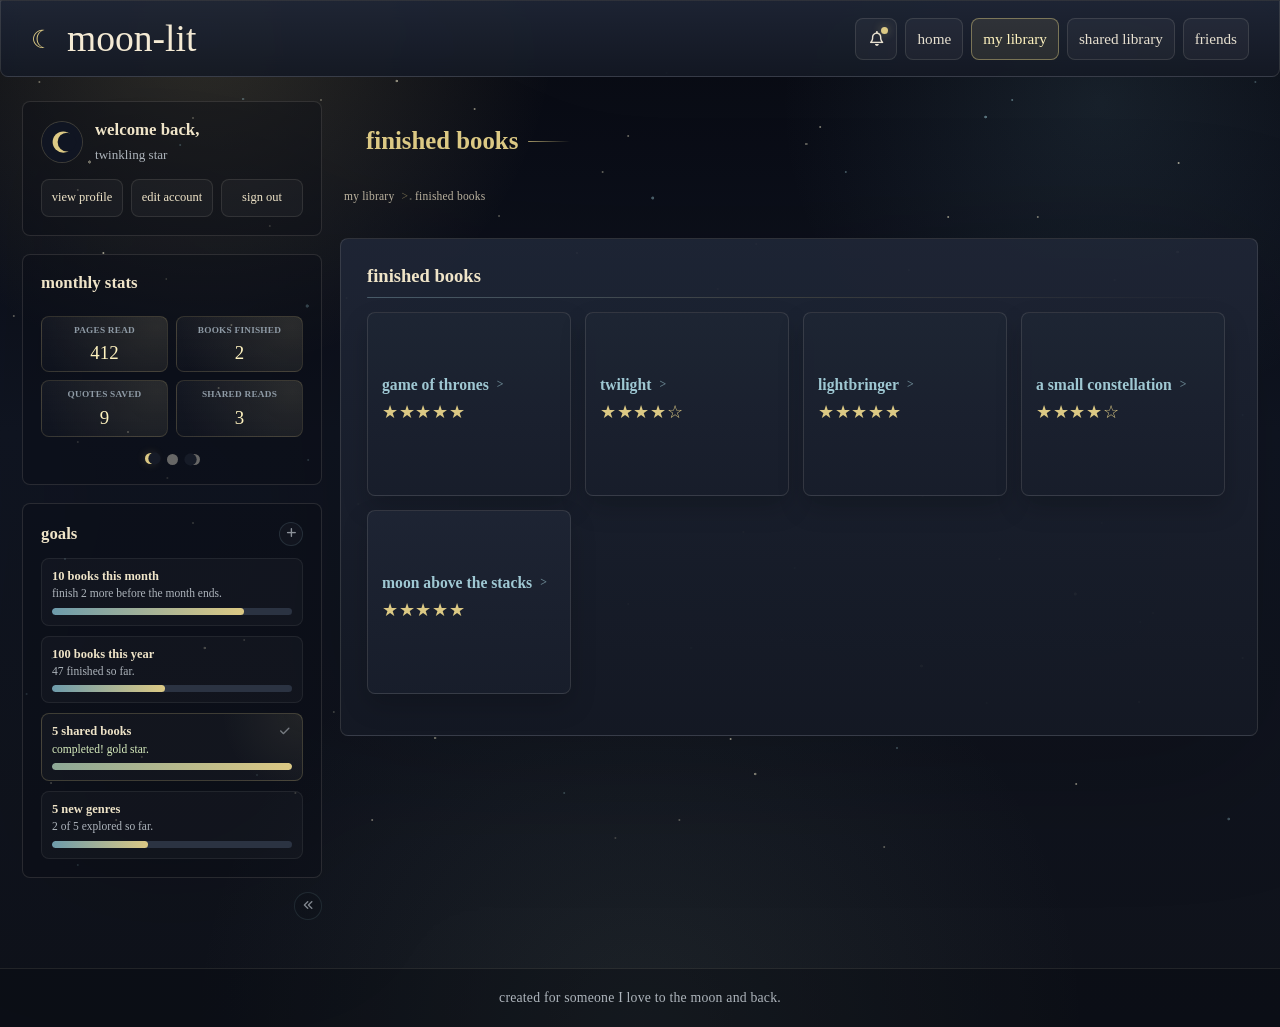
<file: finished.html>
<!DOCTYPE html>
<html lang="en">
<head>
  <meta charset="UTF-8">
  <meta name="viewport" content="width=device-width, initial-scale=1.0">
  <title>moon-lit | finished books</title>
  <link rel="icon" href="favicon.svg" type="image/svg+xml">
  <link rel="stylesheet" href="https://cdnjs.cloudflare.com/ajax/libs/font-awesome/6.5.2/css/all.min.css">
  <link rel="stylesheet" href="style.css?v=185">
</head>
<body>
  <div class="site-shell">
  <header>
    <h1><a href="index.html" aria-label="moon-lit home">moon-lit</a></h1>
    <button class="notifications-button mobile-notifications-button" type="button" popovertarget="notifications-popover" aria-label="open notifications"><i class="fa-regular fa-bell" aria-hidden="true"></i><span class="notification-dot" aria-hidden="true"></span></button>
    <button class="nav-toggle" type="button" popovertarget="mobile-nav" aria-label="open navigation"><span aria-hidden="true"></span></button>
    <nav class="desktop-nav" aria-label="Main navigation">
      <ul>
        <li class="notifications-nav-item"><button class="notifications-button" type="button" popovertarget="notifications-popover" aria-label="open notifications"><i class="fa-regular fa-bell" aria-hidden="true"></i><span class="notification-dot" aria-hidden="true"></span></button></li>
        <li><a href="index.html">home</a></li>
        <li><a href="library.html" aria-current="page">my library</a></li>
        <li><a href="shared.html">shared library</a></li>
        <li><a href="friends.html">friends</a></li>
      </ul>
    </nav>

    <nav id="mobile-nav" class="mobile-nav-popover" popover aria-label="Mobile navigation">
      <ul>
        <li><a href="index.html">home</a></li>
        <li><a href="library.html" aria-current="page">my library</a></li>
        <li><a href="shared.html">shared library</a></li>
        <li><a href="friends.html">friends</a></li>
        <li><a href="account.html">account</a></li>
      </ul>
    </nav>
    <section id="notifications-popover" class="notifications-popover" popover aria-labelledby="notifications-heading">
            <div class="notifications-heading-row">
        <h2 id="notifications-heading">notifications</h2>
        <button class="mark-read-button" type="button">mark all as read</button>
      </div>
      <ul>
        <li class="notification-item request-book has-actions">
          <span class="notification-icon"><i class="fa-solid fa-book-open" aria-hidden="true"></i></span>
          <p><a href="friend.html">peach</a> wants to share <a href="book.html?from=library">lightbringer</a> with you.</p>
          <small>today</small>
          <div class="notification-actions" aria-label="shared book request actions">
            <button type="button">approve</button>
            <button type="button">decline</button>
          </div>
        </li>
        <li class="notification-item request-friend has-actions">
          <span class="notification-icon"><i class="fa-solid fa-user-plus" aria-hidden="true"></i></span>
          <p><a href="friend.html">cyrena</a> sent you a friend request.</p>
          <small>yesterday</small>
          <div class="notification-actions" aria-label="friend request actions">
            <button type="button">approve</button>
            <button type="button">decline</button>
          </div>
        </li>
        <li class="notification-item stopped-sharing">
          <span class="notification-icon"><i class="fa-solid fa-link-slash" aria-hidden="true"></i></span>
          <p><a href="friend.html">kaitie</a> stopped sharing <a href="book.html?from=library">twilight</a> with you.</p>
          <small>may 29</small>
        </li>
      </ul>
    </section></header>

  <main class="page-shell">
      <aside class="home-sidebar" aria-label="Account and reading stats">
        <section class="account-panel" aria-labelledby="account-panel-heading">
          <div class="account-profile">
            <span class="account-avatar" aria-hidden="true"><img src="favicon.svg" alt=""></span>
            <div>
              <h3 id="account-panel-heading">welcome back,</h3>
              <p>twinkling star</p>
            </div>
          </div>
          <div class="account-actions">
            <a href="account.html">view profile</a>
            <a href="account.html">edit account</a>
            <a href="account.html">sign out</a>
          </div>
        </section><section class="home-stats" aria-labelledby="stats-heading">
          <h3 id="stats-heading" data-stats-heading>monthly stats</h3>
          <div class="stats-carousel">
            <div class="stats-panel is-active" data-stats-panel="monthly">
              <div class="stats-grid">
                <div class="stat-card">
                  <span>pages read</span>
                  <strong>412</strong>
                </div>
                <div class="stat-card">
                  <span>books finished</span>
                  <strong>2</strong>
                </div>
                <div class="stat-card">
                  <span>quotes saved</span>
                  <strong>9</strong>
                </div>
                <div class="stat-card">
                  <span>shared reads</span>
                  <strong>3</strong>
                </div>
              </div>
            </div>
            <div class="stats-panel" data-stats-panel="yearly" hidden>
              <div class="stats-grid">
                <div class="stat-card">
                  <span>pages read</span>
                  <strong>4,820</strong>
                </div>
                <div class="stat-card">
                  <span>books finished</span>
                  <strong>18</strong>
                </div>
                <div class="stat-card">
                  <span>quotes saved</span>
                  <strong>74</strong>
                </div>
                <div class="stat-card">
                  <span>new authors</span>
                  <strong>11</strong>
                </div>
              </div>
            </div>
            <div class="stats-panel" data-stats-panel="all-time" hidden>
              <div class="stats-grid">
                <div class="stat-card">
                  <span>pages read</span>
                  <strong>12k</strong>
                </div>
                <div class="stat-card">
                  <span>books finished</span>
                  <strong>47</strong>
                </div>
                <div class="stat-card">
                  <span>quotes saved</span>
                  <strong>183</strong>
                </div>
                <div class="stat-card">
                  <span>shared books</span>
                  <strong>16</strong>
                </div>
              </div>
            </div>
          </div>
          <div class="stats-dots" aria-label="choose stats view">
            <button class="is-active" type="button" data-stats-target="monthly" aria-label="show monthly stats" aria-pressed="true"></button>
            <button type="button" data-stats-target="yearly" aria-label="show yearly stats" aria-pressed="false"></button>
            <button type="button" data-stats-target="all-time" aria-label="show all-time stats" aria-pressed="false"></button>
          </div>
        </section><section class="goals-panel" aria-labelledby="goals-heading">
          <div class="goals-heading-row"><h3 id="goals-heading">goals</h3><a class="goals-add" href="account.html#add-goal-heading" aria-label="add a goal" title="add a goal"><i class="fa-solid fa-plus" aria-hidden="true"></i></a></div>
          <div class="goal-list">
            <article class="goal-item">
              <div>
                <h4>10 books this month</h4>
                <p>finish 2 more before the month ends.</p>
              </div>
              <progress value="8" max="10">8 of 10 books</progress>
            </article>
            <article class="goal-item">
              <div>
                <h4>100 books this year</h4>
                <p>47 finished so far.</p>
              </div>
              <progress value="47" max="100">47 of 100 books</progress>
            </article>
            <article class="goal-item is-complete"><button class="goal-delete" type="button" aria-label="completed goal" title="completed goal"><i class="fa-solid fa-check" aria-hidden="true"></i></button><div><h4>5 shared books</h4><p>completed! gold star.</p></div><progress value="5" max="5">5 of 5 shared books</progress></article>
            <article class="goal-item">
              <div>
                <h4>5 new genres</h4>
                <p>2 of 5 explored so far.</p>
              </div>
              <progress value="2" max="5">2 of 5 new genres</progress>
            </article>
          </div>
        </section><button class="sidebar-toggle sidebar-toggle-inline" type="button" aria-label="hide sidebar" title="hide sidebar" aria-pressed="false"><i class="fa-solid fa-angles-left" aria-hidden="true"></i></button>
      </aside>
      <div class="page-main">
<section class="page-title" aria-labelledby="page-title-heading">
      <h2 id="page-title-heading">finished books</h2>
    </section>
    <nav class="breadcrumb-trail" aria-label="breadcrumb"><a href="library.html">my library</a><span>finished books</span></nav>

    <section class="book-shelf shelf-page" aria-labelledby="finished-heading">
      <h2 id="finished-heading">finished books</h2>
      <ul>
        <li><article class="book-tile"><h3><a href="book.html?from=library">game of thrones</a></h3><p class="star-rating" aria-label="5 out of 5 stars">★★★★★</p></article></li>
        <li><article class="book-tile"><h3><a href="book.html?from=library">twilight</a></h3><p class="star-rating" aria-label="4 out of 5 stars">★★★★☆</p></article></li>
        <li><article class="book-tile"><h3><a href="book.html?from=library">lightbringer</a></h3><p class="star-rating" aria-label="5 out of 5 stars">★★★★★</p></article></li>
        <li><article class="book-tile"><h3><a href="book.html?from=library">a small constellation</a></h3><p class="star-rating" aria-label="4 out of 5 stars">★★★★☆</p></article></li>
        <li><article class="book-tile"><h3><a href="book.html?from=library">moon above the stacks</a></h3><p class="star-rating" aria-label="5 out of 5 stars">★★★★★</p></article></li>
      </ul>
    </section></div>
  </main>
  <footer>
    <p>created for someone I love to the moon and back.</p>
  </footer>
  </div>
  <script src="script.js?v=12"></script>
</body>
</html>
</file>
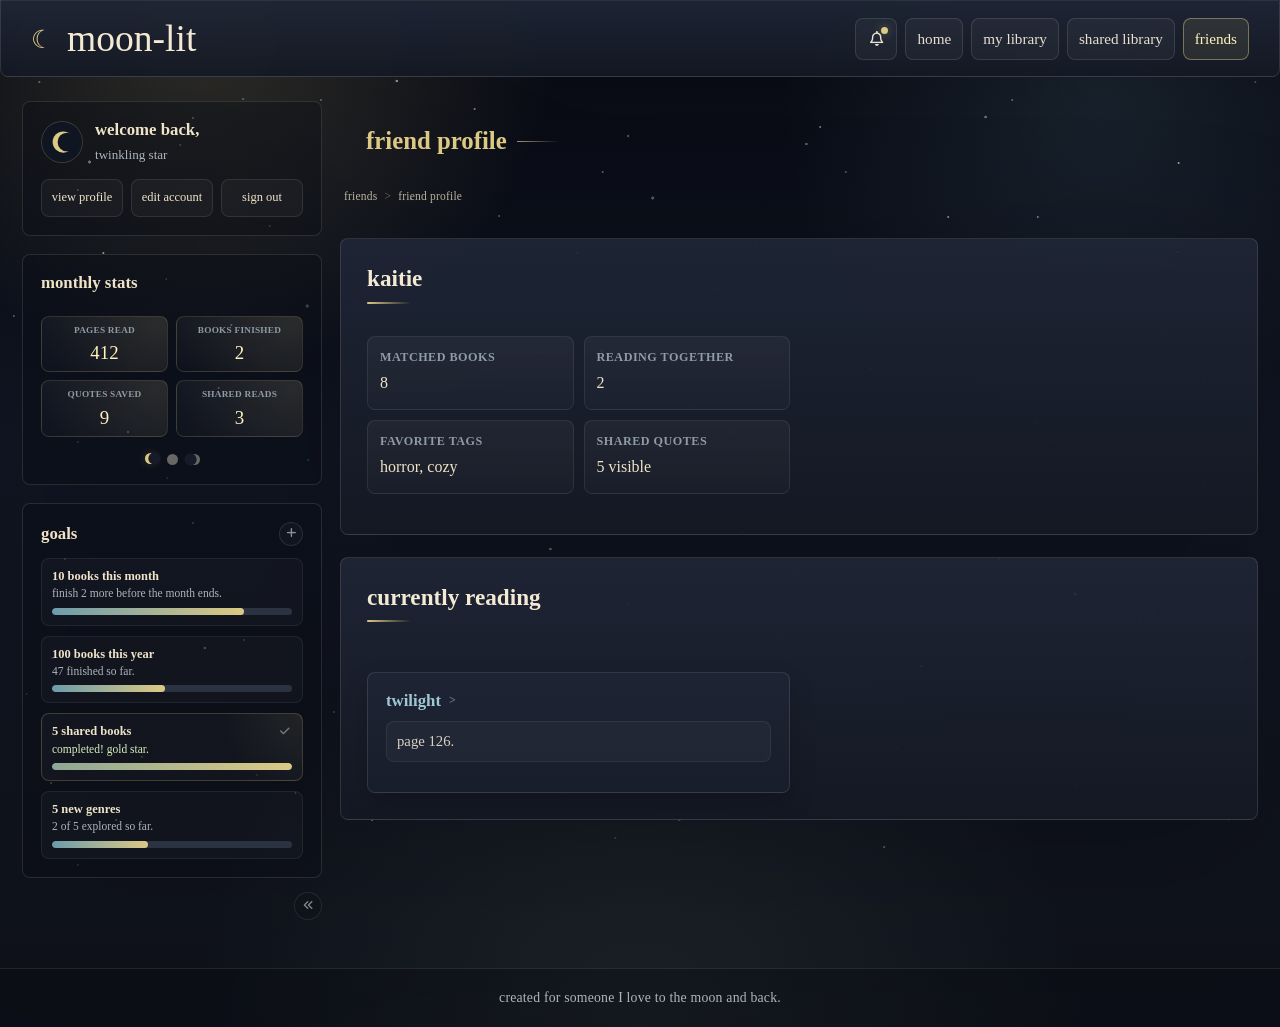
<file: friend.html>
<!DOCTYPE html>
<html lang="en">
<head>
  <meta charset="UTF-8">
  <meta name="viewport" content="width=device-width, initial-scale=1.0">
  <title>moon-lit | friend profile</title>
  <link rel="icon" href="favicon.svg" type="image/svg+xml">
  <link rel="stylesheet" href="https://cdnjs.cloudflare.com/ajax/libs/font-awesome/6.5.2/css/all.min.css">
  <link rel="stylesheet" href="style.css?v=185">
</head>
<body>
  <div class="site-shell">
  <header>
    <h1><a href="index.html" aria-label="moon-lit home">moon-lit</a></h1>
    <button class="notifications-button mobile-notifications-button" type="button" popovertarget="notifications-popover" aria-label="open notifications"><i class="fa-regular fa-bell" aria-hidden="true"></i><span class="notification-dot" aria-hidden="true"></span></button>
    <button class="nav-toggle" type="button" popovertarget="mobile-nav" aria-label="open navigation"><span aria-hidden="true"></span></button>
    <nav class="desktop-nav" aria-label="Main navigation">
      <ul>
        <li class="notifications-nav-item"><button class="notifications-button" type="button" popovertarget="notifications-popover" aria-label="open notifications"><i class="fa-regular fa-bell" aria-hidden="true"></i><span class="notification-dot" aria-hidden="true"></span></button></li>
        <li><a href="index.html">home</a></li>
        <li><a href="library.html">my library</a></li>
        <li><a href="shared.html">shared library</a></li>
        <li><a href="friends.html" aria-current="page">friends</a></li>
      </ul>
    </nav>

    <nav id="mobile-nav" class="mobile-nav-popover" popover aria-label="Mobile navigation">
      <ul>
        <li><a href="index.html">home</a></li>
        <li><a href="library.html">my library</a></li>
        <li><a href="shared.html">shared library</a></li>
        <li><a href="friends.html" aria-current="page">friends</a></li>
        <li><a href="account.html">account</a></li>
      </ul>
    </nav>
    <section id="notifications-popover" class="notifications-popover" popover aria-labelledby="notifications-heading">
            <div class="notifications-heading-row">
        <h2 id="notifications-heading">notifications</h2>
        <button class="mark-read-button" type="button">mark all as read</button>
      </div>
      <ul>
        <li class="notification-item request-book has-actions">
          <span class="notification-icon"><i class="fa-solid fa-book-open" aria-hidden="true"></i></span>
          <p><a href="friend.html">peach</a> wants to share <a href="book.html?from=shared">lightbringer</a> with you.</p>
          <small>today</small>
          <div class="notification-actions" aria-label="shared book request actions">
            <button type="button">approve</button>
            <button type="button">decline</button>
          </div>
        </li>
        <li class="notification-item request-friend has-actions">
          <span class="notification-icon"><i class="fa-solid fa-user-plus" aria-hidden="true"></i></span>
          <p><a href="friend.html">cyrena</a> sent you a friend request.</p>
          <small>yesterday</small>
          <div class="notification-actions" aria-label="friend request actions">
            <button type="button">approve</button>
            <button type="button">decline</button>
          </div>
        </li>
        <li class="notification-item stopped-sharing">
          <span class="notification-icon"><i class="fa-solid fa-link-slash" aria-hidden="true"></i></span>
          <p><a href="friend.html">kaitie</a> stopped sharing <a href="book.html?from=shared">twilight</a> with you.</p>
          <small>may 29</small>
        </li>
      </ul>
    </section></header>

  <main class="page-shell">
      <aside class="home-sidebar" aria-label="Account and reading stats">
        <section class="account-panel" aria-labelledby="account-panel-heading">
          <div class="account-profile">
            <span class="account-avatar" aria-hidden="true"><img src="favicon.svg" alt=""></span>
            <div>
              <h3 id="account-panel-heading">welcome back,</h3>
              <p>twinkling star</p>
            </div>
          </div>
          <div class="account-actions">
            <a href="account.html">view profile</a>
            <a href="account.html">edit account</a>
            <a href="account.html">sign out</a>
          </div>
        </section><section class="home-stats" aria-labelledby="stats-heading">
          <h3 id="stats-heading" data-stats-heading>monthly stats</h3>
          <div class="stats-carousel">
            <div class="stats-panel is-active" data-stats-panel="monthly">
              <div class="stats-grid">
                <div class="stat-card">
                  <span>pages read</span>
                  <strong>412</strong>
                </div>
                <div class="stat-card">
                  <span>books finished</span>
                  <strong>2</strong>
                </div>
                <div class="stat-card">
                  <span>quotes saved</span>
                  <strong>9</strong>
                </div>
                <div class="stat-card">
                  <span>shared reads</span>
                  <strong>3</strong>
                </div>
              </div>
            </div>
            <div class="stats-panel" data-stats-panel="yearly" hidden>
              <div class="stats-grid">
                <div class="stat-card">
                  <span>pages read</span>
                  <strong>4,820</strong>
                </div>
                <div class="stat-card">
                  <span>books finished</span>
                  <strong>18</strong>
                </div>
                <div class="stat-card">
                  <span>quotes saved</span>
                  <strong>74</strong>
                </div>
                <div class="stat-card">
                  <span>new authors</span>
                  <strong>11</strong>
                </div>
              </div>
            </div>
            <div class="stats-panel" data-stats-panel="all-time" hidden>
              <div class="stats-grid">
                <div class="stat-card">
                  <span>pages read</span>
                  <strong>12k</strong>
                </div>
                <div class="stat-card">
                  <span>books finished</span>
                  <strong>47</strong>
                </div>
                <div class="stat-card">
                  <span>quotes saved</span>
                  <strong>183</strong>
                </div>
                <div class="stat-card">
                  <span>shared books</span>
                  <strong>16</strong>
                </div>
              </div>
            </div>
          </div>
          <div class="stats-dots" aria-label="choose stats view">
            <button class="is-active" type="button" data-stats-target="monthly" aria-label="show monthly stats" aria-pressed="true"></button>
            <button type="button" data-stats-target="yearly" aria-label="show yearly stats" aria-pressed="false"></button>
            <button type="button" data-stats-target="all-time" aria-label="show all-time stats" aria-pressed="false"></button>
          </div>
        </section><section class="goals-panel" aria-labelledby="goals-heading">
          <div class="goals-heading-row"><h3 id="goals-heading">goals</h3><a class="goals-add" href="account.html#add-goal-heading" aria-label="add a goal" title="add a goal"><i class="fa-solid fa-plus" aria-hidden="true"></i></a></div>
          <div class="goal-list">
            <article class="goal-item">
              <div>
                <h4>10 books this month</h4>
                <p>finish 2 more before the month ends.</p>
              </div>
              <progress value="8" max="10">8 of 10 books</progress>
            </article>
            <article class="goal-item">
              <div>
                <h4>100 books this year</h4>
                <p>47 finished so far.</p>
              </div>
              <progress value="47" max="100">47 of 100 books</progress>
            </article>
            <article class="goal-item is-complete"><button class="goal-delete" type="button" aria-label="completed goal" title="completed goal"><i class="fa-solid fa-check" aria-hidden="true"></i></button><div><h4>5 shared books</h4><p>completed! gold star.</p></div><progress value="5" max="5">5 of 5 shared books</progress></article>
            <article class="goal-item">
              <div>
                <h4>5 new genres</h4>
                <p>2 of 5 explored so far.</p>
              </div>
              <progress value="2" max="5">2 of 5 new genres</progress>
            </article>
          </div>
        </section><button class="sidebar-toggle sidebar-toggle-inline" type="button" aria-label="hide sidebar" title="hide sidebar" aria-pressed="false"><i class="fa-solid fa-angles-left" aria-hidden="true"></i></button>
      </aside>
      <div class="page-main">
<section class="page-title" aria-labelledby="page-title-heading">
      <h2 id="page-title-heading">friend profile</h2>
    </section>
    <nav class="breadcrumb-trail" aria-label="breadcrumb"><a href="friends.html">friends</a><span>friend profile</span></nav>

    <section aria-labelledby="friend-profile-heading">
      <h2 id="friend-profile-heading">kaitie</h2>
      <dl class="detail-grid compact-mobile">
        <div>
          <dt>matched books</dt>
          <dd>8</dd>
        </div>
        <div>
          <dt>reading together</dt>
          <dd>2</dd>
        </div>
        <div>
          <dt>favorite tags</dt>
          <dd>horror, cozy</dd>
        </div>
        <div>
          <dt>shared quotes</dt>
          <dd>5 visible</dd>
        </div>
      </dl>
    </section><section aria-labelledby="friend-reading-heading">
      <h2 id="friend-reading-heading">currently reading</h2>
      <article>
        <h3><a href="book.html?from=shared">twilight</a></h3>
        <p>page 126.</p>
      </article>
    </section></div>
  </main>

  <footer>
    <p>created for someone I love to the moon and back.</p>
  </footer>
  </div>
  <script src="script.js?v=12"></script>
</body>
</html>
</file>
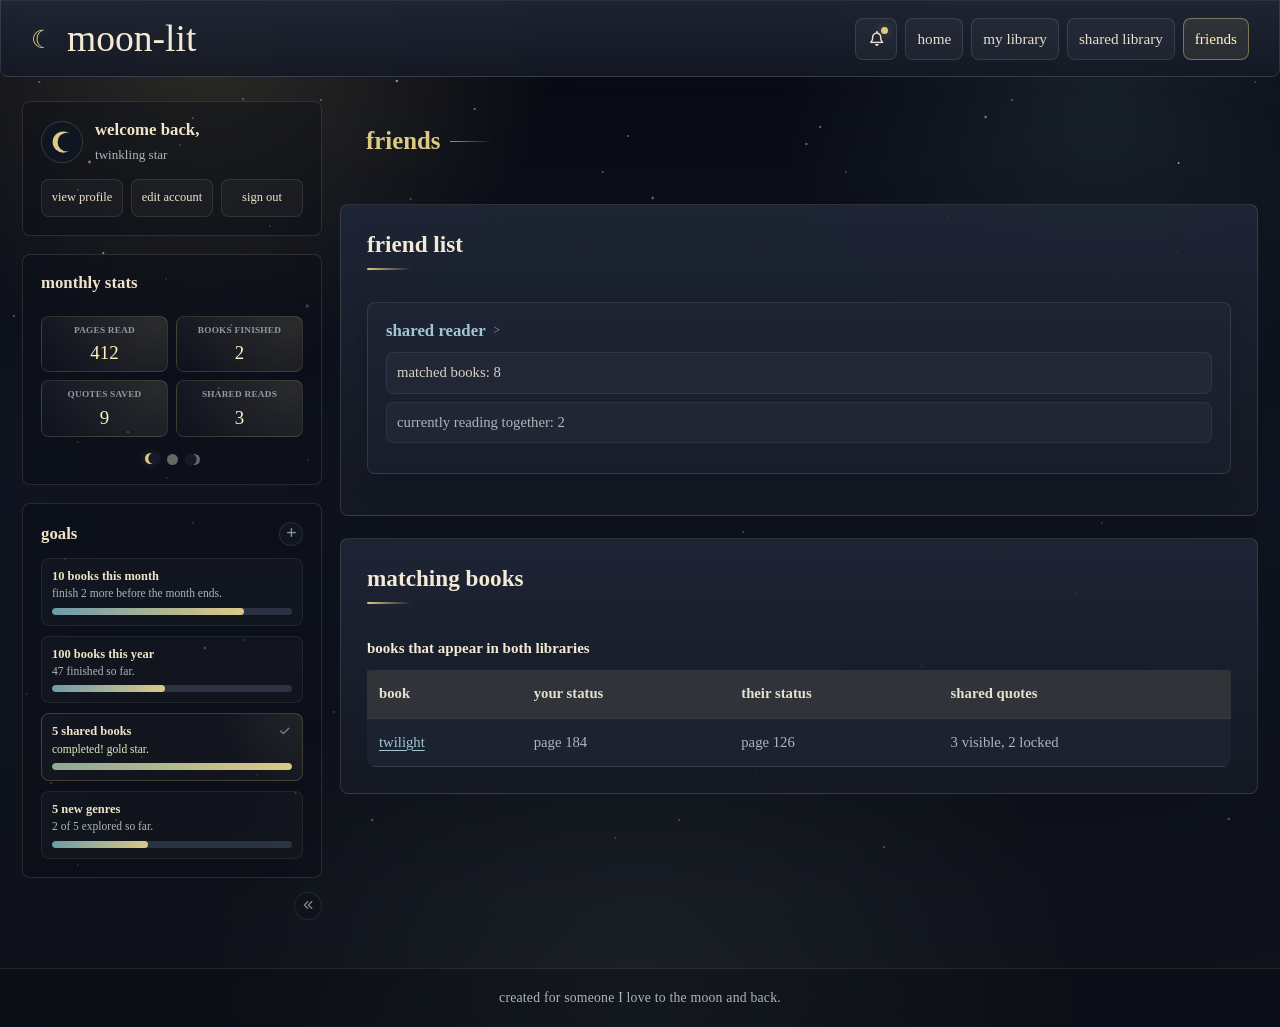
<file: friends.html>
<!DOCTYPE html>
<html lang="en">
<head>
  <meta charset="UTF-8">
  <meta name="viewport" content="width=device-width, initial-scale=1.0">
  <title>moon-lit | friends</title>
  <link rel="icon" href="favicon.svg" type="image/svg+xml">
  <link rel="stylesheet" href="https://cdnjs.cloudflare.com/ajax/libs/font-awesome/6.5.2/css/all.min.css">
  <link rel="stylesheet" href="style.css?v=185">
</head>
<body>
  <div class="site-shell">
  <header>
    <h1><a href="index.html" aria-label="moon-lit home">moon-lit</a></h1>
    <button class="notifications-button mobile-notifications-button" type="button" popovertarget="notifications-popover" aria-label="open notifications"><i class="fa-regular fa-bell" aria-hidden="true"></i><span class="notification-dot" aria-hidden="true"></span></button>
    <button class="nav-toggle" type="button" popovertarget="mobile-nav" aria-label="open navigation"><span aria-hidden="true"></span></button>
    <nav class="desktop-nav" aria-label="Main navigation">
      <ul>
        <li class="notifications-nav-item"><button class="notifications-button" type="button" popovertarget="notifications-popover" aria-label="open notifications"><i class="fa-regular fa-bell" aria-hidden="true"></i><span class="notification-dot" aria-hidden="true"></span></button></li>
        <li><a href="index.html">home</a></li>
        <li><a href="library.html">my library</a></li>
        <li><a href="shared.html">shared library</a></li>
        <li><a href="friends.html" aria-current="page">friends</a></li>
      </ul>
    </nav>

    <nav id="mobile-nav" class="mobile-nav-popover" popover aria-label="Mobile navigation">
      <ul>
        <li><a href="index.html">home</a></li>
        <li><a href="library.html">my library</a></li>
        <li><a href="shared.html">shared library</a></li>
        <li><a href="friends.html" aria-current="page">friends</a></li>
        <li><a href="account.html">account</a></li>
      </ul>
    </nav>
    <section id="notifications-popover" class="notifications-popover" popover aria-labelledby="notifications-heading">
            <div class="notifications-heading-row">
        <h2 id="notifications-heading">notifications</h2>
        <button class="mark-read-button" type="button">mark all as read</button>
      </div>
      <ul>
        <li class="notification-item request-book has-actions">
          <span class="notification-icon"><i class="fa-solid fa-book-open" aria-hidden="true"></i></span>
          <p><a href="friend.html">peach</a> wants to share <a href="book.html?from=shared">lightbringer</a> with you.</p>
          <small>today</small>
          <div class="notification-actions" aria-label="shared book request actions">
            <button type="button">approve</button>
            <button type="button">decline</button>
          </div>
        </li>
        <li class="notification-item request-friend has-actions">
          <span class="notification-icon"><i class="fa-solid fa-user-plus" aria-hidden="true"></i></span>
          <p><a href="friend.html">cyrena</a> sent you a friend request.</p>
          <small>yesterday</small>
          <div class="notification-actions" aria-label="friend request actions">
            <button type="button">approve</button>
            <button type="button">decline</button>
          </div>
        </li>
        <li class="notification-item stopped-sharing">
          <span class="notification-icon"><i class="fa-solid fa-link-slash" aria-hidden="true"></i></span>
          <p><a href="friend.html">kaitie</a> stopped sharing <a href="book.html?from=shared">twilight</a> with you.</p>
          <small>may 29</small>
        </li>
      </ul>
    </section></header>

  <main class="page-shell">
      <aside class="home-sidebar" aria-label="Account and reading stats">
        <section class="account-panel" aria-labelledby="account-panel-heading">
          <div class="account-profile">
            <span class="account-avatar" aria-hidden="true"><img src="favicon.svg" alt=""></span>
            <div>
              <h3 id="account-panel-heading">welcome back,</h3>
              <p>twinkling star</p>
            </div>
          </div>
          <div class="account-actions">
            <a href="account.html">view profile</a>
            <a href="account.html">edit account</a>
            <a href="account.html">sign out</a>
          </div>
        </section><section class="home-stats" aria-labelledby="stats-heading">
          <h3 id="stats-heading" data-stats-heading>monthly stats</h3>
          <div class="stats-carousel">
            <div class="stats-panel is-active" data-stats-panel="monthly">
              <div class="stats-grid">
                <div class="stat-card">
                  <span>pages read</span>
                  <strong>412</strong>
                </div>
                <div class="stat-card">
                  <span>books finished</span>
                  <strong>2</strong>
                </div>
                <div class="stat-card">
                  <span>quotes saved</span>
                  <strong>9</strong>
                </div>
                <div class="stat-card">
                  <span>shared reads</span>
                  <strong>3</strong>
                </div>
              </div>
            </div>
            <div class="stats-panel" data-stats-panel="yearly" hidden>
              <div class="stats-grid">
                <div class="stat-card">
                  <span>pages read</span>
                  <strong>4,820</strong>
                </div>
                <div class="stat-card">
                  <span>books finished</span>
                  <strong>18</strong>
                </div>
                <div class="stat-card">
                  <span>quotes saved</span>
                  <strong>74</strong>
                </div>
                <div class="stat-card">
                  <span>new authors</span>
                  <strong>11</strong>
                </div>
              </div>
            </div>
            <div class="stats-panel" data-stats-panel="all-time" hidden>
              <div class="stats-grid">
                <div class="stat-card">
                  <span>pages read</span>
                  <strong>12k</strong>
                </div>
                <div class="stat-card">
                  <span>books finished</span>
                  <strong>47</strong>
                </div>
                <div class="stat-card">
                  <span>quotes saved</span>
                  <strong>183</strong>
                </div>
                <div class="stat-card">
                  <span>shared books</span>
                  <strong>16</strong>
                </div>
              </div>
            </div>
          </div>
          <div class="stats-dots" aria-label="choose stats view">
            <button class="is-active" type="button" data-stats-target="monthly" aria-label="show monthly stats" aria-pressed="true"></button>
            <button type="button" data-stats-target="yearly" aria-label="show yearly stats" aria-pressed="false"></button>
            <button type="button" data-stats-target="all-time" aria-label="show all-time stats" aria-pressed="false"></button>
          </div>
        </section><section class="goals-panel" aria-labelledby="goals-heading">
          <div class="goals-heading-row"><h3 id="goals-heading">goals</h3><a class="goals-add" href="account.html#add-goal-heading" aria-label="add a goal" title="add a goal"><i class="fa-solid fa-plus" aria-hidden="true"></i></a></div>
          <div class="goal-list">
            <article class="goal-item">
              <div>
                <h4>10 books this month</h4>
                <p>finish 2 more before the month ends.</p>
              </div>
              <progress value="8" max="10">8 of 10 books</progress>
            </article>
            <article class="goal-item">
              <div>
                <h4>100 books this year</h4>
                <p>47 finished so far.</p>
              </div>
              <progress value="47" max="100">47 of 100 books</progress>
            </article>
            <article class="goal-item is-complete"><button class="goal-delete" type="button" aria-label="completed goal" title="completed goal"><i class="fa-solid fa-check" aria-hidden="true"></i></button><div><h4>5 shared books</h4><p>completed! gold star.</p></div><progress value="5" max="5">5 of 5 shared books</progress></article>
            <article class="goal-item">
              <div>
                <h4>5 new genres</h4>
                <p>2 of 5 explored so far.</p>
              </div>
              <progress value="2" max="5">2 of 5 new genres</progress>
            </article>
          </div>
        </section><button class="sidebar-toggle sidebar-toggle-inline" type="button" aria-label="hide sidebar" title="hide sidebar" aria-pressed="false"><i class="fa-solid fa-angles-left" aria-hidden="true"></i></button>
      </aside>
      <div class="page-main">
<section class="page-title" aria-labelledby="page-title-heading">
      <h2 id="page-title-heading">friends</h2>
    </section>

    <section aria-labelledby="friend-list-heading">
      <h2 id="friend-list-heading">friend list</h2>
      <ul>
        <li>
          <article>
            <h3><a href="friend.html">shared reader</a></h3>
            <p>matched books: 8</p>
            <p>currently reading together: 2</p>
          </article>
        </li>
      </ul>
    </section><section aria-labelledby="matching-books-heading">
      <h2 id="matching-books-heading">matching books</h2>
      <table>
        <caption>books that appear in both libraries</caption>
        <thead>
          <tr>
            <th scope="col">book</th>
            <th scope="col">your status</th>
            <th scope="col">their status</th>
            <th scope="col">shared quotes</th>
          </tr>
        </thead>
        <tbody>
          <tr>
            <td><a href="book.html?from=shared">twilight</a></td>
            <td>page 184</td>
            <td>page 126</td>
            <td>3 visible, 2 locked</td>
          </tr>
        </tbody>
      </table>
    </section></div>
  </main>
  <footer>
    <p>created for someone I love to the moon and back.</p>
  </footer>
  </div>
  <script src="script.js?v=12"></script>
</body>
</html>
</file>
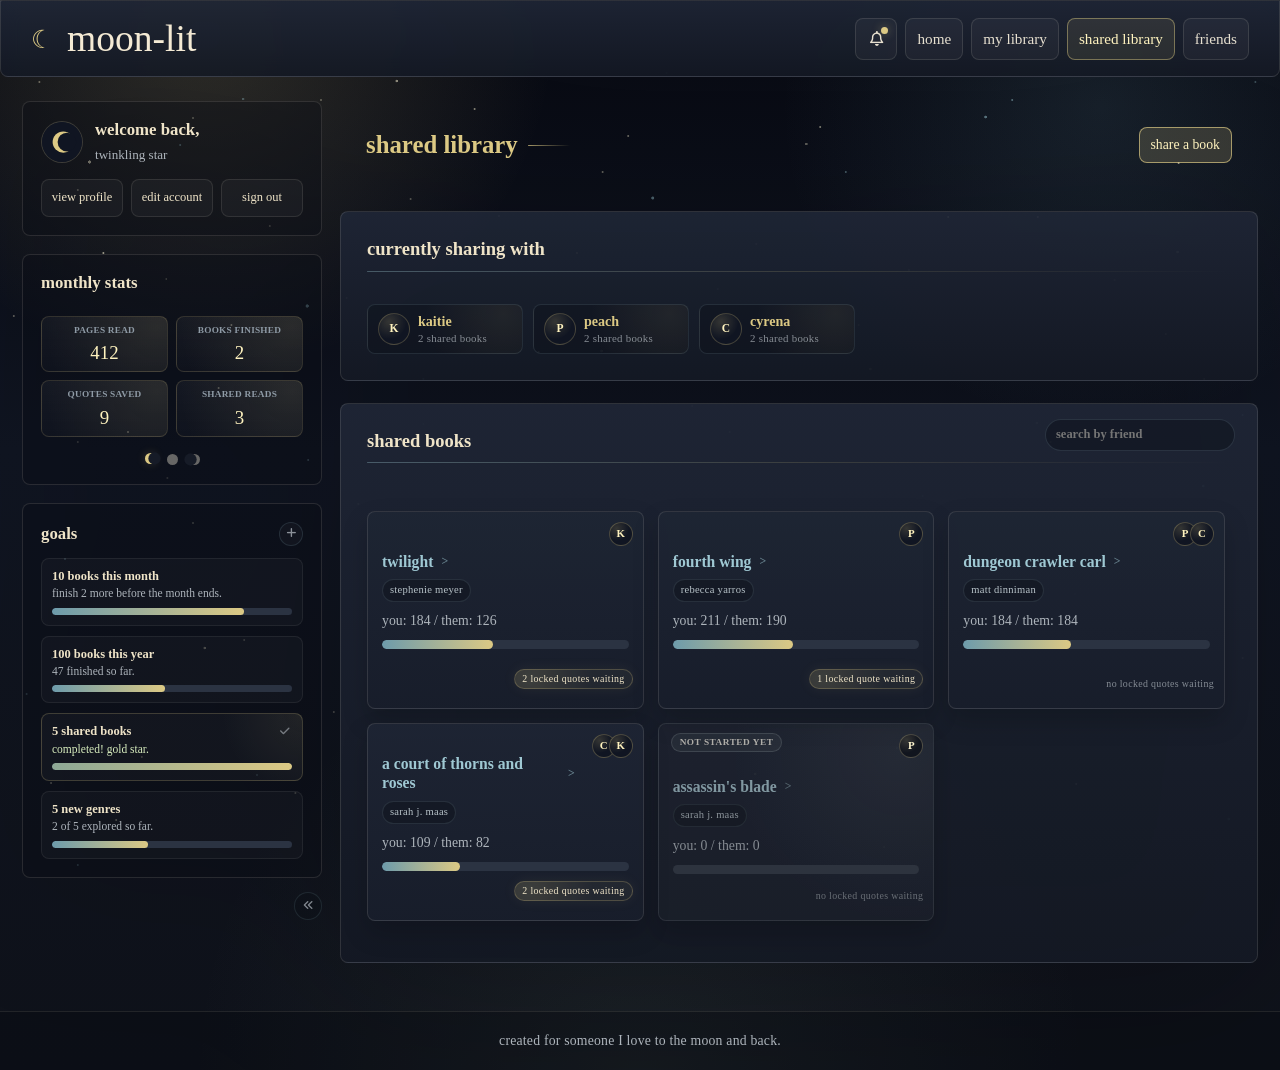
<file: shared.html>
<!DOCTYPE html>
<html lang="en">
<head>
  <meta charset="UTF-8">
  <meta name="viewport" content="width=device-width, initial-scale=1.0">
  <title>moon-lit | shared library</title>
  <link rel="icon" href="favicon.svg" type="image/svg+xml">
  <link rel="stylesheet" href="https://cdnjs.cloudflare.com/ajax/libs/font-awesome/6.5.2/css/all.min.css">
  <link rel="stylesheet" href="style.css?v=185">
</head>
<body>
  <div class="site-shell">
  <header>
    <h1><a href="index.html" aria-label="moon-lit home">moon-lit</a></h1>
    <button class="notifications-button mobile-notifications-button" type="button" popovertarget="notifications-popover" aria-label="open notifications"><i class="fa-regular fa-bell" aria-hidden="true"></i><span class="notification-dot" aria-hidden="true"></span></button>
    <button class="nav-toggle" type="button" popovertarget="mobile-nav" aria-label="open navigation"><span aria-hidden="true"></span></button>
    <nav class="desktop-nav" aria-label="Main navigation">
      <ul>
        <li class="notifications-nav-item"><button class="notifications-button" type="button" popovertarget="notifications-popover" aria-label="open notifications"><i class="fa-regular fa-bell" aria-hidden="true"></i><span class="notification-dot" aria-hidden="true"></span></button></li>
        <li><a href="index.html">home</a></li>
        <li><a href="library.html">my library</a></li>
        <li><a href="shared.html" aria-current="page">shared library</a></li>
        <li><a href="friends.html">friends</a></li>
      </ul>
    </nav>

    <nav id="mobile-nav" class="mobile-nav-popover" popover aria-label="Mobile navigation">
      <ul>
        <li><a href="index.html">home</a></li>
        <li><a href="library.html">my library</a></li>
        <li><a href="shared.html" aria-current="page">shared library</a></li>
        <li><a href="friends.html">friends</a></li>
        <li><a href="account.html">account</a></li>
      </ul>
    </nav>
    <section id="notifications-popover" class="notifications-popover" popover aria-labelledby="notifications-heading">
            <div class="notifications-heading-row">
        <h2 id="notifications-heading">notifications</h2>
        <button class="mark-read-button" type="button">mark all as read</button>
      </div>
      <ul>
        <li class="notification-item request-book has-actions">
          <span class="notification-icon"><i class="fa-solid fa-book-open" aria-hidden="true"></i></span>
          <p><a href="friend.html">peach</a> wants to share <a href="book.html?from=shared">lightbringer</a> with you.</p>
          <small>today</small>
          <div class="notification-actions" aria-label="shared book request actions">
            <button type="button">approve</button>
            <button type="button">decline</button>
          </div>
        </li>
        <li class="notification-item request-friend has-actions">
          <span class="notification-icon"><i class="fa-solid fa-user-plus" aria-hidden="true"></i></span>
          <p><a href="friend.html">cyrena</a> sent you a friend request.</p>
          <small>yesterday</small>
          <div class="notification-actions" aria-label="friend request actions">
            <button type="button">approve</button>
            <button type="button">decline</button>
          </div>
        </li>
        <li class="notification-item stopped-sharing">
          <span class="notification-icon"><i class="fa-solid fa-link-slash" aria-hidden="true"></i></span>
          <p><a href="friend.html">kaitie</a> stopped sharing <a href="book.html?from=shared">twilight</a> with you.</p>
          <small>may 29</small>
        </li>
      </ul>
    </section></header>

  <main class="page-shell">
      <aside class="home-sidebar" aria-label="Account and reading stats">
        <section class="account-panel" aria-labelledby="account-panel-heading">
          <div class="account-profile">
            <span class="account-avatar" aria-hidden="true"><img src="favicon.svg" alt=""></span>
            <div>
              <h3 id="account-panel-heading">welcome back,</h3>
              <p>twinkling star</p>
            </div>
          </div>
          <div class="account-actions">
            <a href="account.html">view profile</a>
            <a href="account.html">edit account</a>
            <a href="account.html">sign out</a>
          </div>
        </section><section class="home-stats" aria-labelledby="stats-heading">
          <h3 id="stats-heading" data-stats-heading>monthly stats</h3>
          <div class="stats-carousel">
            <div class="stats-panel is-active" data-stats-panel="monthly">
              <div class="stats-grid">
                <div class="stat-card">
                  <span>pages read</span>
                  <strong>412</strong>
                </div>
                <div class="stat-card">
                  <span>books finished</span>
                  <strong>2</strong>
                </div>
                <div class="stat-card">
                  <span>quotes saved</span>
                  <strong>9</strong>
                </div>
                <div class="stat-card">
                  <span>shared reads</span>
                  <strong>3</strong>
                </div>
              </div>
            </div>
            <div class="stats-panel" data-stats-panel="yearly" hidden>
              <div class="stats-grid">
                <div class="stat-card">
                  <span>pages read</span>
                  <strong>4,820</strong>
                </div>
                <div class="stat-card">
                  <span>books finished</span>
                  <strong>18</strong>
                </div>
                <div class="stat-card">
                  <span>quotes saved</span>
                  <strong>74</strong>
                </div>
                <div class="stat-card">
                  <span>new authors</span>
                  <strong>11</strong>
                </div>
              </div>
            </div>
            <div class="stats-panel" data-stats-panel="all-time" hidden>
              <div class="stats-grid">
                <div class="stat-card">
                  <span>pages read</span>
                  <strong>12k</strong>
                </div>
                <div class="stat-card">
                  <span>books finished</span>
                  <strong>47</strong>
                </div>
                <div class="stat-card">
                  <span>quotes saved</span>
                  <strong>183</strong>
                </div>
                <div class="stat-card">
                  <span>shared books</span>
                  <strong>16</strong>
                </div>
              </div>
            </div>
          </div>
          <div class="stats-dots" aria-label="choose stats view">
            <button class="is-active" type="button" data-stats-target="monthly" aria-label="show monthly stats" aria-pressed="true"></button>
            <button type="button" data-stats-target="yearly" aria-label="show yearly stats" aria-pressed="false"></button>
            <button type="button" data-stats-target="all-time" aria-label="show all-time stats" aria-pressed="false"></button>
          </div>
        </section><section class="goals-panel" aria-labelledby="goals-heading">
          <div class="goals-heading-row"><h3 id="goals-heading">goals</h3><a class="goals-add" href="account.html#add-goal-heading" aria-label="add a goal" title="add a goal"><i class="fa-solid fa-plus" aria-hidden="true"></i></a></div>
          <div class="goal-list">
            <article class="goal-item">
              <div>
                <h4>10 books this month</h4>
                <p>finish 2 more before the month ends.</p>
              </div>
              <progress value="8" max="10">8 of 10 books</progress>
            </article>
            <article class="goal-item">
              <div>
                <h4>100 books this year</h4>
                <p>47 finished so far.</p>
              </div>
              <progress value="47" max="100">47 of 100 books</progress>
            </article>
            <article class="goal-item is-complete"><button class="goal-delete" type="button" aria-label="completed goal" title="completed goal"><i class="fa-solid fa-check" aria-hidden="true"></i></button><div><h4>5 shared books</h4><p>completed! gold star.</p></div><progress value="5" max="5">5 of 5 shared books</progress></article>
            <article class="goal-item">
              <div>
                <h4>5 new genres</h4>
                <p>2 of 5 explored so far.</p>
              </div>
              <progress value="2" max="5">2 of 5 new genres</progress>
            </article>
          </div>
        </section><button class="sidebar-toggle sidebar-toggle-inline" type="button" aria-label="hide sidebar" title="hide sidebar" aria-pressed="false"><i class="fa-solid fa-angles-left" aria-hidden="true"></i></button>
      </aside>
      <div class="page-main">
<section class="page-title has-page-actions" aria-labelledby="page-title-heading">
      <h2 id="page-title-heading">shared library</h2>
      <div class="action-buttons">
        <button type="button" popovertarget="add-shared-book-popover">share a book</button>
      </div>
    </section>

    <section id="add-shared-book-popover" class="compact-form modal-panel" popover aria-labelledby="add-shared-book-heading">
      <h2 id="add-shared-book-heading">share a book</h2>
      <button class="modal-close" type="button" popovertarget="add-shared-book-popover" popovertargetaction="hide">close</button>
      <form>
        <div class="form-fields">
          <p>
            <label for="shared-book">book</label>
            <select id="shared-book" name="book">
              <option value="">choose a book</option>
              <option value="dungeon-crawler-carl">dungeon crawler carl</option>
              <option value="twilight">twilight</option>
              <option value="fourth-wing">fourth wing</option>
              <option value="game-of-thrones">game of thrones</option>
              <option value="acotar">a court of thorns and roses</option>
            </select>
          </p>

          <p>
            <label for="shared-friend">friend</label>
            <select id="shared-friend" name="friend">
              <option value="">choose a friend</option>
              <option value="kaitie">kaitie</option>
              <option value="peach">peach</option>
              <option value="cyrena">cyrena</option>
            </select>
          </p>
        </div>

        <button type="submit">send share request</button>
      </form>
    </section><section class="shared-friends" aria-labelledby="shared-friends-heading">
      <h2 id="shared-friends-heading">currently sharing with</h2>
      <ul>
        <li>
          <a href="friend.html">
            <span class="friend-initial">k</span>
            <span>
              <strong>kaitie</strong>
              <small>2 shared books</small>
            </span>
          </a>
        </li>
        <li>
          <a href="friend.html">
            <span class="friend-initial">p</span>
            <span>
              <strong>peach</strong>
              <small>2 shared books</small>
            </span>
          </a>
        </li>
        <li>
          <a href="friend.html">
            <span class="friend-initial">c</span>
            <span>
              <strong>cyrena</strong>
              <small>2 shared books</small>
            </span>
          </a>
        </li>
      </ul>
    </section><section class="book-shelf shelf-page shared-shelf" aria-labelledby="shared-books-heading">
      <h2 id="shared-books-heading">shared books</h2>
      <label class="friend-filter" for="shared-friend-filter" aria-label="search shared books by friend">
        <input id="shared-friend-filter" type="search" placeholder="search by friend" autocomplete="off">
      </label>
      <ul>
        <li data-shared-friends="kaitie">
          <article class="book-tile">
            <div class="shared-avatars" aria-label="shared with kaitie">
              <a href="friend.html" aria-label="kaitie">k</a>
            </div>
            <h3><a href="book.html?from=shared">twilight</a></h3>
            <p class="book-meta"><span>stephenie meyer</span></p>
            <p>you: 184 / them: 126</p>
            <progress value="126" max="280">126 of 280 pages</progress>
            <p class="started-date locked-waiting">2 locked quotes waiting</p>
          </article>
        </li>
        <li data-shared-friends="peach">
          <article class="book-tile">
            <div class="shared-avatars" aria-label="shared with peach">
              <a href="friend.html" aria-label="peach">p</a>
            </div>
            <h3><a href="book.html?from=shared">fourth wing</a></h3>
            <p class="book-meta"><span>rebecca yarros</span></p>
            <p>you: 211 / them: 190</p>
            <progress value="190" max="390">190 of 390 pages</progress>
            <p class="started-date locked-waiting">1 locked quote waiting</p>
          </article>
        </li>
        <li data-shared-friends="cyrena peach">
          <article class="book-tile">
            <div class="shared-avatars" aria-label="shared with cyrena and peach">
              <a href="friend.html" aria-label="cyrena">c</a>
              <a href="friend.html" aria-label="peach">p</a>
            </div>
            <h3><a href="book.html?from=shared">dungeon crawler carl</a></h3>
            <p class="book-meta"><span>matt dinniman</span></p>
            <p>you: 184 / them: 184</p>
            <progress value="184" max="420">184 of 420 pages</progress>
            <p class="started-date">no locked quotes waiting</p>
          </article>
        </li>
        <li data-shared-friends="kaitie cyrena">
          <article class="book-tile">
            <div class="shared-avatars" aria-label="shared with kaitie and cyrena">
              <a href="friend.html" aria-label="kaitie">k</a>
              <a href="friend.html" aria-label="cyrena">c</a>
            </div>
            <h3><a href="book.html?from=shared">a court of thorns and roses</a></h3>
            <p class="book-meta"><span>sarah j. maas</span></p>
            <p>you: 109 / them: 82</p>
            <progress value="82" max="260">82 of 260 pages</progress>
            <p class="started-date locked-waiting">2 locked quotes waiting</p>
          </article>
        </li>
        <li data-shared-friends="peach">
          <article class="book-tile not-started-book">
            <p class="book-alert">not started yet</p>
            <div class="shared-avatars" aria-label="shared with peach">
              <a href="friend.html" aria-label="peach">p</a>
            </div>
            <h3><a href="book.html?from=shared">assassin's blade</a></h3>
            <p class="book-meta"><span>sarah j. maas</span></p>
            <p>you: 0 / them: 0</p>
            <progress value="0" max="448">0 of 448 pages</progress>
            <p class="started-date">no locked quotes waiting</p>
          </article>
        </li>
      </ul>
      <p class="empty-filter-message" hidden>no shared books found for that friend.</p>
    </section></div>
  </main>
  <footer>
    <p>created for someone I love to the moon and back.</p>
  </footer>
  </div>
  <script src="script.js?v=12"></script>
</body>
</html>
</file>
<file: style.css>
:root {
  color-scheme: dark;
  --night: #f4ead4;
  --ink: #e7e0d0;
  --muted: #aeb5bc;
  --paper: #0f121a;
  --surface: #1c2230;
  --surface-soft: #161b27;
  --mist: #2b3342;
  --moon: #dcc984;
  --sage: #8da896;
  --lake: #6d9bab;
  --rose: #c28d99;
  --shadow: 0 22px 55px rgba(0, 0, 0, 0.34);
  --line: 1px solid rgba(231, 224, 208, 0.13);
}

* {
  box-sizing: border-box;
}

html {
  position: relative;
  min-height: 100%;
  background:
    radial-gradient(circle at 16% 2%, rgba(220, 201, 132, 0.18), transparent 22rem),
    radial-gradient(circle at 86% 10%, rgba(109, 155, 171, 0.14), transparent 20rem),
    radial-gradient(circle at 50% 100%, rgba(141, 168, 150, 0.10), transparent 28rem),
    linear-gradient(180deg, #070911 0%, #101522 42%, var(--paper) 100%);
}

body {
  max-width: 1480px;
  min-height: 100vh;
  margin: 0 auto;
  padding: 0 22px;
  color: var(--ink);
  font-family: Georgia, "Times New Roman", serif;
  font-size: 15px;
  line-height: 1.6;
}

html::before {
  content: "";
  position: fixed;
  inset: 0;
  z-index: 0;
  pointer-events: none;
  background-image:
    radial-gradient(circle at 7% 18%, rgba(255, 247, 214, 0.90) 0 1.4px, transparent 1.8px),
    radial-gradient(circle at 10% 48%, rgba(255, 247, 214, 0.48) 0 1px, transparent 1.5px),
    radial-gradient(circle at 16% 72%, rgba(255, 247, 214, 0.56) 0 1px, transparent 1.6px),
    radial-gradient(circle at 19% 11%, rgba(165, 213, 224, 0.44) 0 1px, transparent 1.5px),
    radial-gradient(circle at 24% 34%, rgba(165, 213, 224, 0.62) 0 1.3px, transparent 1.9px),
    radial-gradient(circle at 31% 9%, rgba(255, 247, 214, 0.70) 0 1px, transparent 1.6px),
    radial-gradient(circle at 34% 82%, rgba(255, 247, 214, 0.58) 0 1px, transparent 1.5px),
    radial-gradient(circle at 39% 24%, rgba(255, 247, 214, 0.36) 0 0.8px, transparent 1.3px),
    radial-gradient(circle at 43% 61%, rgba(255, 247, 214, 0.48) 0 1px, transparent 1.6px),
    radial-gradient(circle at 47% 39%, rgba(255, 247, 214, 0.72) 0 1px, transparent 1.7px),
    radial-gradient(circle at 51% 22%, rgba(165, 213, 224, 0.58) 0 1.2px, transparent 1.8px),
    radial-gradient(circle at 54% 72%, rgba(165, 213, 224, 0.42) 0 1px, transparent 1.5px),
    radial-gradient(circle at 59% 86%, rgba(255, 247, 214, 0.66) 0 1px, transparent 1.6px),
    radial-gradient(circle at 63% 16%, rgba(255, 247, 214, 0.46) 0 1px, transparent 1.5px),
    radial-gradient(circle at 68% 41%, rgba(255, 247, 214, 0.44) 0 1px, transparent 1.6px),
    radial-gradient(circle at 72% 74%, rgba(255, 247, 214, 0.62) 0 1.2px, transparent 1.8px),
    radial-gradient(circle at 77% 13%, rgba(165, 213, 224, 0.66) 0 1px, transparent 1.7px),
    radial-gradient(circle at 81% 47%, rgba(255, 247, 214, 0.40) 0 1px, transparent 1.5px),
    radial-gradient(circle at 84% 66%, rgba(255, 247, 214, 0.78) 0 1.2px, transparent 1.8px),
    radial-gradient(circle at 88% 6%, rgba(255, 247, 214, 0.46) 0 1px, transparent 1.5px),
    radial-gradient(circle at 92% 28%, rgba(255, 247, 214, 0.54) 0 1px, transparent 1.6px),
    radial-gradient(circle at 94% 54%, rgba(165, 213, 224, 0.56) 0 1px, transparent 1.7px),
    radial-gradient(circle at 96% 91%, rgba(165, 213, 224, 0.46) 0 1.1px, transparent 1.7px),
    radial-gradient(circle at 4% 87%, rgba(255, 247, 214, 0.42) 0 0.8px, transparent 1.3px),
    radial-gradient(circle at 13% 31%, rgba(255, 247, 214, 0.36) 0 0.8px, transparent 1.2px),
    radial-gradient(circle at 28% 56%, rgba(255, 247, 214, 0.44) 0 0.8px, transparent 1.3px),
    radial-gradient(circle at 57% 48%, rgba(255, 247, 214, 0.38) 0 0.8px, transparent 1.3px),
    radial-gradient(circle at 71% 30%, rgba(255, 247, 214, 0.34) 0 0.8px, transparent 1.2px),
    radial-gradient(circle at 89% 78%, rgba(255, 247, 214, 0.42) 0 0.8px, transparent 1.3px);
  background-repeat: no-repeat;
  opacity: 0.72;
}

html::after {
  content: "";
  position: fixed;
  top: 0;
  left: 0;
  z-index: 0;
  width: 2.4px;
  height: 2.4px;
  border-radius: 999px;
  background: rgba(255, 247, 214, 0.58);
  box-shadow:
    3vw 9vh rgba(255, 247, 214, 0.38),
    5vw 62vh rgba(165, 213, 224, 0.30),
    8vw 28vh rgba(255, 247, 214, 0.64),
    11vw 84vh rgba(255, 247, 214, 0.32),
    14vw 16vh rgba(165, 213, 224, 0.44),
    17vw 43vh rgba(255, 247, 214, 0.46),
    19vw 71vh rgba(255, 247, 214, 0.28),
    22vw 6vh rgba(255, 247, 214, 0.58),
    24vw 51vh rgba(165, 213, 224, 0.34),
    27vw 33vh rgba(255, 247, 214, 0.36),
    29vw 91vh rgba(255, 247, 214, 0.44),
    32vw 22vh rgba(255, 247, 214, 0.30),
    35vw 76vh rgba(165, 213, 224, 0.32),
    37vw 12vh rgba(255, 247, 214, 0.50),
    39vw 57vh rgba(255, 247, 214, 0.24),
    42vw 39vh rgba(255, 247, 214, 0.70),
    44vw 88vh rgba(165, 213, 224, 0.28),
    47vw 19vh rgba(255, 247, 214, 0.36),
    49vw 67vh rgba(255, 247, 214, 0.42),
    52vw 8vh rgba(165, 213, 224, 0.40),
    54vw 45vh rgba(255, 247, 214, 0.26),
    57vw 82vh rgba(255, 247, 214, 0.60),
    59vw 27vh rgba(255, 247, 214, 0.28),
    62vw 63vh rgba(165, 213, 224, 0.36),
    64vw 14vh rgba(255, 247, 214, 0.48),
    67vw 36vh rgba(255, 247, 214, 0.30),
    69vw 94vh rgba(255, 247, 214, 0.34),
    72vw 55vh rgba(165, 213, 224, 0.30),
    74vw 24vh rgba(255, 247, 214, 0.56),
    77vw 78vh rgba(255, 247, 214, 0.28),
    79vw 11vh rgba(165, 213, 224, 0.46),
    82vw 49vh rgba(255, 247, 214, 0.38),
    84vw 87vh rgba(255, 247, 214, 0.52),
    87vw 31vh rgba(255, 247, 214, 0.26),
    89vw 69vh rgba(165, 213, 224, 0.34),
    92vw 18vh rgba(255, 247, 214, 0.62),
    94vw 42vh rgba(255, 247, 214, 0.32),
    97vw 73vh rgba(255, 247, 214, 0.42),
    6vw 96vh rgba(165, 213, 224, 0.26),
    13vw 53vh rgba(255, 247, 214, 0.22),
    21vw 25vh rgba(255, 247, 214, 0.28),
    26vw 79vh rgba(255, 247, 214, 0.24),
    33vw 47vh rgba(165, 213, 224, 0.22),
    41vw 3vh rgba(255, 247, 214, 0.38),
    48vw 93vh rgba(255, 247, 214, 0.20),
    56vw 32vh rgba(255, 247, 214, 0.28),
    61vw 71vh rgba(165, 213, 224, 0.20),
    73vw 4vh rgba(255, 247, 214, 0.36),
    86vw 58vh rgba(255, 247, 214, 0.22),
    98vw 9vh rgba(165, 213, 224, 0.30),
    1vw 35vh rgba(255, 247, 214, 0.36),
    2vw 77vh rgba(165, 213, 224, 0.26),
    4vw 14vh rgba(255, 247, 214, 0.54),
    6vw 49vh rgba(255, 247, 214, 0.24),
    9vw 91vh rgba(255, 247, 214, 0.42),
    12vw 22vh rgba(165, 213, 224, 0.32),
    15vw 58vh rgba(255, 247, 214, 0.30),
    18vw 8vh rgba(255, 247, 214, 0.34),
    20vw 86vh rgba(165, 213, 224, 0.22);
  pointer-events: none;
  will-change: opacity;
  animation: star-glow-a 7.4s ease-in-out infinite;
}

body::before,
body::after {
  content: "";
  position: fixed;
  top: 0;
  left: 0;
  z-index: 0;
  width: 2.2px;
  height: 2.2px;
  border-radius: 999px;
  pointer-events: none;
  will-change: opacity;
}

body::before {
  background: rgba(255, 247, 214, 0.42);
  box-shadow:
    6vw 21vh rgba(255, 247, 214, 0.38),
    12vw 64vh rgba(165, 213, 224, 0.30),
    18vw 36vh rgba(255, 247, 214, 0.52),
    25vw 11vh rgba(255, 247, 214, 0.34),
    36vw 68vh rgba(165, 213, 224, 0.42),
    45vw 28vh rgba(255, 247, 214, 0.48),
    53vw 91vh rgba(255, 247, 214, 0.32),
    66vw 19vh rgba(165, 213, 224, 0.38),
    78vw 62vh rgba(255, 247, 214, 0.44),
    91vw 37vh rgba(255, 247, 214, 0.36);
  animation: star-glow-b 10.8s ease-in-out 1.7s infinite;
}

body::after {
  background: rgba(165, 213, 224, 0.34);
  box-shadow:
    4vw 73vh rgba(165, 213, 224, 0.34),
    15vw 13vh rgba(255, 247, 214, 0.46),
    23vw 88vh rgba(255, 247, 214, 0.30),
    33vw 42vh rgba(165, 213, 224, 0.42),
    49vw 15vh rgba(255, 247, 214, 0.40),
    58vw 59vh rgba(255, 247, 214, 0.34),
    70vw 83vh rgba(165, 213, 224, 0.36),
    81vw 24vh rgba(255, 247, 214, 0.48),
    90vw 68vh rgba(255, 247, 214, 0.28),
    97vw 46vh rgba(165, 213, 224, 0.40);
  animation: star-glow-c 13.2s ease-in-out 3.1s infinite;
}

@keyframes star-glow-a {
  0%,
  100% {
    opacity: 0.48;
  }

  17% {
    opacity: 0.94;
  }

  31% {
    opacity: 0.42;
  }

  58% {
    opacity: 1;
  }

  79% {
    opacity: 0.72;
  }
}

@keyframes star-glow-b {
  0%,
  100% {
    opacity: 0.30;
  }

  23% {
    opacity: 0.88;
  }

  41% {
    opacity: 0.36;
  }

  76% {
    opacity: 0.68;
  }
}

@keyframes star-glow-c {
  0%,
  100% {
    opacity: 0.24;
  }

  14% {
    opacity: 0.54;
  }

  49% {
    opacity: 0.94;
  }

  83% {
    opacity: 0.34;
  }
}

header,
main,
.site-shell > footer {
  position: relative;
  z-index: 1;
}

.site-shell {
  position: relative;
  z-index: 1;
  display: flex;
  flex-direction: column;
  min-height: 100vh;
}

main {
  flex: 1 0 auto;
  filter: drop-shadow(0 26px 70px rgba(0, 0, 0, 0.22));
}

header,
.page-main > section:not(.page-title),
.page-main > article,
main > article,
.shelf-pair > section {
  border: var(--line);
  border-radius: 8px;
  background:
    linear-gradient(180deg, rgba(31, 38, 54, 0.92), rgba(20, 25, 36, 0.92));
  backdrop-filter: blur(10px);
}

header {
  position: sticky;
  top: 0;
  z-index: 5;
  width: 100vw;
  margin-left: calc(50% - 50vw);
  margin-right: calc(50% - 50vw);
  padding: 16px 30px;
  margin-bottom: 24px;
  display: grid;
  grid-template-columns: auto 1fr;
  align-items: center;
  gap: 24px;
  border-top-left-radius: 0;
  border-top-right-radius: 0;
  transition:
    padding 220ms ease,
    gap 220ms ease,
    top 220ms ease,
    border-color 220ms ease,
    background-color 220ms ease;
}

h1,
h2,
h3,
h4,
p,
ul,
ol,
dl,
figure,
blockquote {
  margin-top: 0;
}

h1,
h2,
h3,
h4 {
  color: var(--night);
  line-height: 1.15;
}

h1 {
  margin-bottom: 6px;
  font-size: clamp(2rem, 5vw, 3.8rem);
  font-weight: 500;
}

header h1 {
  display: flex;
  align-items: center;
  gap: 14px;
  margin: 0;
  font-size: clamp(1.65rem, 3vw, 2.35rem);
  transition:
    font-size 220ms ease,
    margin 220ms ease;
}

header h1 a {
  color: inherit;
  text-decoration: none;
  transition: color 180ms ease;
}

header h1 a:hover,
header h1 a:focus-visible {
  color: #fff3bf;
  outline: none;
}

header h1::before {
  content: "☾";
  width: auto;
  height: auto;
  border-radius: 0;
  background: none;
  box-shadow: none;
  color: var(--moon);
  font-size: 0.66em;
  line-height: 1;
  flex: 0 0 auto;
  transform: translateY(0.10em);
}

h2 {
  margin-bottom: 14px;
  font-size: 1.45rem;
}

h3 {
  margin-bottom: 10px;
  font-size: 1.05rem;
}

h4 {
  margin-bottom: 8px;
  font-size: 0.96rem;
}

article h4 {
  margin-bottom: 12px;
  font-size: 0.86rem;
  font-style: italic;
  font-weight: 400;
}

h2::after {
  content: "";
  display: block;
  width: 44px;
  height: 2px;
  margin-top: 10px;
  border-radius: 999px;
  background: linear-gradient(90deg, var(--moon), transparent);
}

h3,
h4 {
  color: #efe4c8;
}

p {
  color: var(--ink);
}

header > p,
.page-main > section > p,
main > article > p {
  max-width: 760px;
  color: var(--muted);
}

nav ul {
  display: flex;
  flex-wrap: nowrap;
  align-items: flex-start;
  gap: 8px;
  padding: 0;
  margin: 0;
  list-style: none;
  overflow-x: auto;
}

.desktop-nav {
  justify-self: end;
  transition: transform 220ms ease;
}

.notifications-button {
  position: relative;
  display: inline-grid;
  place-items: center;
  width: 42px;
  min-width: 42px;
  height: 42px;
  padding: 0;
  border: var(--line);
  border-radius: 8px;
  background: rgba(255, 255, 255, 0.04);
  color: var(--ink);
  font-size: 0.95rem;
  line-height: 1;
  transition:
    background-color 180ms ease,
    border-color 180ms ease,
    color 180ms ease,
    box-shadow 180ms ease;
}

.notifications-button:hover,
.notifications-button:focus-visible {
  border-color: rgba(220, 201, 132, 0.24);
  background: rgba(220, 201, 132, 0.035);
  color: #fff3bf;
  outline: none;
}

.mobile-notifications-button {
  display: none;
}

.notification-dot {
  position: absolute;
  top: 8px;
  right: 8px;
  width: 7px;
  height: 7px;
  border-radius: 999px;
  background: #dcc984;
  box-shadow: 0 0 10px rgba(220, 201, 132, 0.42);
}

.notifications-popover {
  display: none;
}

.notifications-popover:popover-open {
  position: fixed;
  inset: 74px 18px auto auto;
  display: block;
  width: min(380px, calc(100vw - 32px));
  max-height: min(520px, calc(100vh - 100px));
  padding: 16px;
  border: var(--line);
  border-radius: 8px;
  background:
    linear-gradient(180deg, rgba(31, 38, 54, 0.98), rgba(20, 25, 36, 0.98));
  color: var(--ink);
  box-shadow: 0 18px 45px rgba(0, 0, 0, 0.36);
  overflow: auto;
}

.notifications-heading-row {
  display: flex;
  align-items: start;
  justify-content: space-between;
  gap: 12px;
  margin-bottom: 12px;
}

.notifications-popover h2 {
  flex: 1 1 auto;
  margin-bottom: 0;
  color: #efe4c8;
  font-size: 1.05rem;
}

.notifications-popover h2::after {
  width: 100%;
  height: 1px;
  margin-top: 10px;
  background:
    linear-gradient(90deg, rgba(159, 200, 211, 0.34), rgba(220, 201, 132, 0.16), transparent);
}

.mark-read-button {
  width: auto;
  max-width: max-content;
  flex: 0 0 auto;
  min-height: 24px;
  padding: 3px 6px;
  border: 1px solid rgba(159, 200, 211, 0.13);
  border-radius: 999px;
  background: rgba(255, 255, 255, 0.032);
  color: rgba(174, 181, 188, 0.78);
  font-size: 0.66rem;
  line-height: 1;
  white-space: nowrap;
  transition:
    background-color 180ms ease,
    border-color 180ms ease,
    color 180ms ease;
}

.mark-read-button:hover,
.mark-read-button:focus-visible {
  border-color: rgba(220, 201, 132, 0.28);
  background: rgba(220, 201, 132, 0.055);
  color: #fff3bf;
  outline: none;
}

.notifications-popover ul {
  display: grid;
  gap: 9px;
  margin: 0;
  padding: 0;
  list-style: none;
}

.notification-item {
  position: relative;
  display: grid;
  grid-template-columns: 26px minmax(0, 1fr) auto;
  align-items: center;
  gap: 10px;
  min-height: 58px;
  padding: 10px;
  border: 1px solid rgba(159, 200, 211, 0.12);
  border-radius: 8px;
  background: rgba(255, 255, 255, 0.032);
}

.notification-item.has-actions {
  grid-template-rows: auto auto;
}

.notification-icon {
  grid-row: 1 / -1;
  align-self: center;
  display: inline-grid;
  place-items: center;
  width: 26px;
  height: 26px;
  color: rgba(220, 201, 132, 0.86);
  font-size: 0.78rem;
  line-height: 1;
}

.notification-item p {
  margin: 0;
  color: var(--muted);
  font-size: 0.78rem;
  line-height: 1.35;
}

.notification-item a {
  color: #9fc8d3;
  text-decoration: none;
  transition: color 180ms ease;
}

.notification-item a:hover,
.notification-item a:focus-visible {
  color: #d9eebf;
  outline: none;
}

.notification-item small {
  align-self: start;
  color: rgba(174, 181, 188, 0.62);
  font-size: 0.62rem;
  line-height: 1;
  white-space: nowrap;
}

.notification-actions {
  grid-column: 2 / -1;
  display: inline-flex;
  flex-wrap: nowrap;
  gap: 6px;
  align-items: center;
  justify-self: start;
  margin-top: -4px;
}

.notification-actions button {
  width: auto;
  max-width: max-content;
  flex: 0 0 auto;
  min-height: 22px;
  padding: 4px 8px;
  border: 1px solid rgba(159, 200, 211, 0.13);
  border-radius: 999px;
  background: rgba(255, 255, 255, 0.028);
  color: rgba(231, 224, 208, 0.78);
  font-size: 0.62rem;
  line-height: 1;
  transition:
    background-color 180ms ease,
    border-color 180ms ease,
    color 180ms ease;
}

.notification-actions button:first-child {
  border-color: rgba(220, 201, 132, 0.24);
  background: rgba(220, 201, 132, 0.055);
  color: #efe4c8;
}

.notification-actions button:hover,
.notification-actions button:focus-visible {
  border-color: rgba(220, 201, 132, 0.34);
  background: rgba(220, 201, 132, 0.075);
  color: #fff3bf;
  outline: none;
}

.sidebar-toggle {
  display: inline-grid;
  place-items: center;
  width: auto;
  min-width: 28px;
  min-height: 28px;
  aspect-ratio: 1;
  max-width: none;
  padding: 0;
  border: 1px solid rgba(159, 200, 211, 0.12);
  border-radius: 999px;
  background: rgba(9, 12, 20, 0.18);
  color: rgba(174, 181, 188, 0.72);
  font-size: 0.68rem;
  line-height: 1;
  transition:
    background-color 180ms ease,
    border-color 180ms ease,
    color 180ms ease;
}

.sidebar-toggle:hover,
.sidebar-toggle:focus-visible {
  border-color: rgba(220, 201, 132, 0.28);
  background: rgba(220, 201, 132, 0.055);
  color: #fff3bf;
}

.sidebar-toggle-inline {
  justify-self: end;
  margin-top: -4px;
}

.is-sidebar-hidden .sidebar-toggle-inline {
  justify-self: center;
  margin: 0 0 10px;
  padding: 0;
}

.nav-toggle,
.mobile-nav-popover {
  display: none;
}

nav li {
  display: block;
  flex: 0 0 auto;
  height: 42px;
  margin: 0;
  padding: 0;
}

nav li + li {
  margin-top: 0;
}

nav a {
  display: block;
  box-sizing: border-box;
  position: static;
  height: 42px;
  padding: 0 11px;
  border: var(--line);
  border-radius: 8px;
  background: rgba(255, 255, 255, 0.04);
  color: var(--ink);
  line-height: 40px;
  text-decoration: none;
  white-space: nowrap;
  font-size: 0.95rem;
  transition:
    background-color 180ms ease,
    border-color 180ms ease,
    color 180ms ease,
    box-shadow 180ms ease;
}

nav a:hover,
nav a:focus,
nav a:focus-visible {
  border-color: rgba(220, 201, 132, 0.24);
  background: rgba(220, 201, 132, 0.035);
  outline: none;
}

nav a[aria-current="page"] {
  background: rgba(220, 201, 132, 0.10);
  color: #fff3bf;
  border-color: rgba(220, 201, 132, 0.45);
}

main {
  display: grid;
  gap: 22px;
  flex: 1 0 auto;
  padding-bottom: 34px;
}

.site-shell > main {
  padding-bottom: 48px;
}

.page-shell {
  position: relative;
  display: grid;
  gap: 18px;
  align-items: start;
}

.page-main {
  display: grid;
  gap: 22px;
  min-width: 0;
}

.is-sidebar-hidden .home-sidebar {
  position: static;
  display: grid;
  width: auto;
  justify-self: center;
  z-index: 2;
}

.is-sidebar-hidden .home-sidebar > section {
  display: none;
}

.shelf-pair {
  display: grid;
  gap: 22px;
  align-items: stretch;
}

.home-overview {
  display: grid;
  gap: 18px;
  align-items: stretch;
  padding: 26px;
  border: var(--line);
  border-radius: 8px;
  background:
    linear-gradient(180deg, rgba(31, 38, 54, 0.92), rgba(20, 25, 36, 0.92));
  backdrop-filter: blur(10px);
}

.home-layout {
  padding: 0;
  border: 0;
  background: none;
  backdrop-filter: none;
}

.home-main {
  display: grid;
  gap: 12px;
}

.home-sidebar {
  display: grid;
  gap: 18px;
  align-content: start;
}

.home-sidebar > section {
  margin-top: 0;
  padding: 18px;
  border: var(--line);
  border-radius: 8px;
  background: rgba(9, 12, 20, 0.36);
  backdrop-filter: blur(10px);
}

.account-panel {
  display: grid;
  gap: 14px;
}

.account-profile {
  display: grid;
  grid-template-columns: auto minmax(0, 1fr);
  align-items: center;
  gap: 12px;
}

.account-avatar {
  display: inline-grid;
  place-items: center;
  width: 42px;
  height: 42px;
  border: 1px solid rgba(220, 201, 132, 0.22);
  border-radius: 999px;
  background: #101522;
  color: #fff3bf;
  font-size: 1rem;
  font-weight: 700;
  line-height: 1;
  overflow: hidden;
  text-transform: uppercase;
}

.account-avatar img {
  display: block;
  width: 100%;
  height: 100%;
  border-radius: inherit;
  object-fit: cover;
}

.account-profile h3 {
  margin-bottom: 4px;
}

.account-profile p {
  margin: 0;
  color: var(--muted);
  font-size: 0.82rem;
}

.account-actions {
  display: grid;
  grid-template-columns: repeat(3, minmax(0, 1fr));
  gap: 8px;
}

.account-actions a {
  display: inline-flex;
  align-items: center;
  justify-content: center;
  min-height: 34px;
  padding: 8px 12px;
  border: 1px solid rgba(231, 224, 208, 0.11);
  border-radius: 8px;
  background: rgba(255, 255, 255, 0.035);
  color: #efe4c8;
  font-size: 0.78rem;
  white-space: nowrap;
  text-decoration: none;
  transition:
    background-color 180ms ease,
    border-color 180ms ease,
    color 180ms ease;
}

.account-actions a:hover,
.account-actions a:focus-visible {
  border-color: rgba(220, 201, 132, 0.30);
  background: rgba(220, 201, 132, 0.07);
  color: #fff3bf;
  outline: none;
}

.home-reading-stack {
  display: grid;
  gap: 18px;
}

.home-current {
  background:
    radial-gradient(circle at 100% 0%, rgba(220, 201, 132, 0.09), transparent 12rem),
    rgba(9, 12, 20, 0.36);
}

.home-current article {
  min-height: auto;
}

.home-current,
.home-shared {
  display: grid;
  align-content: start;
}

.home-current > h3,
.home-shared > h3 {
  padding-bottom: 12px;
}

.home-card-heading {
  display: flex;
  align-items: start;
  justify-content: space-between;
  gap: 14px;
  margin-bottom: 14px;
  padding-bottom: 10px;
  border-bottom: 1px solid rgba(231, 224, 208, 0.09);
}

.home-card-heading h3 {
  margin-bottom: 0;
}

.home-shared-avatars {
  display: flex;
  flex-direction: row-reverse;
  align-items: center;
  flex: 0 0 auto;
  padding-top: 1px;
}

.home-shared-avatars a {
  display: inline-grid;
  place-items: center;
  width: 24px;
  height: 24px;
  margin-left: -7px;
  border: 1px solid rgba(220, 201, 132, 0.28);
  border-radius: 999px;
  background:
    radial-gradient(circle at 30% 25%, rgba(220, 201, 132, 0.18), transparent 55%),
    #101522;
  color: #fff3bf;
  font-size: 0.68rem;
  font-weight: 700;
  line-height: 1;
  text-decoration: none;
  text-transform: uppercase;
  transition:
    border-color 180ms ease,
    color 180ms ease,
    transform 180ms ease;
}

.home-shared-avatars a:hover,
.home-shared-avatars a:focus-visible {
  border-color: rgba(220, 201, 132, 0.52);
  color: #d9eebf;
  outline: none;
  transform: translateY(-1px);
}

.home-book-author {
  margin: -6px 0 10px;
  color: rgba(174, 181, 188, 0.70);
  font-size: 0.72rem;
  font-style: italic;
  letter-spacing: 0.015em;
  line-height: 1.2;
}

.home-shared .home-book-author {
  margin-top: -15px;
}

.home-stats .stats-grid {
  grid-template-columns: repeat(3, minmax(0, 1fr));
}

.home-stats {
  display: grid;
  gap: 12px;
}

.home-stats .stat-card {
  padding: 9px 10px;
}

.stats-carousel {
  min-width: 0;
}

.stats-panel[hidden] {
  display: none;
}

.stats-panel.is-active {
  animation: statsFade 180ms ease;
}

.stats-dots {
  display: flex;
  justify-content: center;
  gap: 9px;
  padding-top: 2px;
}

.stats-dots button {
  position: relative;
  width: 13px;
  height: 13px;
  min-width: 13px;
  max-width: 13px;
  min-height: 13px;
  padding: 0;
  border: 0;
  border-radius: 999px;
  background: transparent;
  cursor: pointer;
  flex: 0 0 13px;
  font-size: 0;
  line-height: 0;
  aspect-ratio: 1;
  transition:
    opacity 180ms ease,
    transform 180ms ease,
    filter 180ms ease;
}

.stats-dots button::before,
.stats-dots button::after {
  content: "";
  position: absolute;
  border-radius: 999px;
}

.stats-dots button::before {
  inset: 1px;
  background: rgba(231, 224, 208, 0.42);
}

.stats-dots button::after {
  inset: 0;
  background: #161b27;
}

.stats-dots button:nth-child(1)::after {
  transform: translateX(4px) scale(0.95);
}

.stats-dots button:nth-child(2)::after {
  display: none;
}

.stats-dots button:nth-child(3)::after {
  transform: translateX(-4px) scale(0.95);
}

.stats-dots button:hover,
.stats-dots button:focus-visible {
  filter: drop-shadow(0 0 5px rgba(220, 201, 132, 0.22));
  outline: none;
}

.stats-dots button.is-active {
  opacity: 1;
  transform: translateY(-1px);
}

.stats-dots button.is-active::before {
  background: var(--moon);
  box-shadow: 0 0 10px rgba(220, 201, 132, 0.22);
}

.goals-panel {
  display: grid;
  gap: 12px;
}

.goals-heading-row {
  display: flex;
  align-items: center;
  justify-content: space-between;
  gap: 10px;
}

.goals-heading-row h3 {
  margin-bottom: 0;
}

.goals-add {
  display: inline-grid;
  place-items: center;
  width: 24px;
  height: 24px;
  border: 1px solid rgba(159, 200, 211, 0.14);
  border-radius: 999px;
  background: rgba(255, 255, 255, 0.026);
  color: rgba(174, 181, 188, 0.78);
  font-size: 0.7rem;
  text-decoration: none;
  transition:
    background-color 180ms ease,
    border-color 180ms ease,
    color 180ms ease;
}

.goals-add:hover,
.goals-add:focus-visible {
  border-color: rgba(220, 201, 132, 0.32);
  background: rgba(220, 201, 132, 0.07);
  color: #fff3bf;
  outline: none;
}

.goal-list {
  display: grid;
  gap: 10px;
}

.goal-item {
  position: relative;
  display: grid;
  gap: 7px;
  padding: 10px;
  border: 1px solid rgba(231, 224, 208, 0.08);
  border-radius: 8px;
  background: rgba(255, 255, 255, 0.026);
}

.goal-item h4 {
  margin: 0 0 3px;
  color: #efe4c8;
  font-size: 0.78rem;
  font-style: normal;
  font-weight: 700;
}

.goal-item p {
  margin: 0;
  color: var(--muted);
  font-size: 0.72rem;
  line-height: 1.25;
}

.goal-item progress {
  height: 7px;
  margin: 0;
}

.goal-item.is-complete {
  border-color: rgba(220, 201, 132, 0.22);
  background:
    radial-gradient(circle at 100% 0%, rgba(220, 201, 132, 0.08), transparent 5rem),
    rgba(255, 255, 255, 0.032);
}

.goal-item.is-complete p {
  color: #d9eebf;
}

.goal-item.is-complete progress::-webkit-progress-value {
  background: linear-gradient(90deg, #8da896, #dcc984);
}

.goal-item.is-complete progress::-moz-progress-bar {
  background: linear-gradient(90deg, #8da896, #dcc984);
}

.goal-delete {
  position: absolute;
  top: 7px;
  right: 7px;
  display: inline-grid;
  place-items: center;
  width: 20px;
  min-width: 20px;
  height: 20px;
  min-height: 20px;
  padding: 0;
  border: 0;
  border-radius: 999px;
  background: transparent;
  color: rgba(174, 181, 188, 0.62);
  font-size: 0.68rem;
  line-height: 1;
}

.goal-delete:hover,
.goal-delete:focus-visible {
  background: rgba(141, 168, 150, 0.12);
  color: #d9eebf;
  outline: none;
}

.goal-item.is-complete h4,
.goal-item.is-complete p {
  padding-right: 22px;
}

@keyframes statsFade {
  from {
    opacity: 0.72;
    transform: translateY(2px);
  }

  to {
    opacity: 1;
    transform: translateY(0);
  }
}

.home-overview .detail-grid div {
  min-height: 62px;
  padding: 9px 10px;
}

.home-shared article {
  display: grid;
  gap: 9px;
}

.home-shared .panel-link {
  margin-top: 0;
  padding-top: 8px;
}

.home-shared {
  padding-bottom: 18px;
}

.home-activity {
  display: grid;
  grid-template-rows: auto 1fr;
}

.activity-list {
  max-height: 216px;
}

.shelf-pair > .book-shelf {
  display: grid;
  grid-template-rows: auto 1fr auto;
}

.page-main > section,
.page-main > article,
main > article,
.shelf-pair > section {
  padding: 26px;
}

.page-title {
  padding: 0 4px 2px;
  border: 0;
  background: none;
  backdrop-filter: none;
}

.page-title h2 {
  display: inline-flex;
  align-items: center;
  gap: 10px;
  margin: 0;
  color: var(--moon);
  font-size: clamp(1.18rem, 2vw, 1.55rem);
}

.page-title h2::after {
  width: 42px;
  height: 1px;
  margin-top: 0;
  background: linear-gradient(90deg, rgba(220, 201, 132, 0.72), transparent);
}

.breadcrumb-trail {
  display: flex;
  flex-wrap: wrap;
  align-items: center;
  gap: 7px;
  margin: -14px 0 12px;
  padding: 0 4px;
  color: rgba(239, 228, 200, 0.76);
  font-size: 0.72rem;
  letter-spacing: 0.018em;
  line-height: 1.2;
}

.breadcrumb-trail a,
.breadcrumb-trail span {
  display: inline;
  width: auto;
  height: auto;
  padding: 0;
  border: 0;
  border-radius: 0;
  background: none;
  color: inherit;
  font-size: inherit;
  line-height: inherit;
  text-decoration: none;
}

.breadcrumb-trail a {
  transition: color 180ms ease;
}

.breadcrumb-trail a:hover,
.breadcrumb-trail a:focus-visible {
  color: #fff3bf;
  outline: none;
}

.breadcrumb-trail a::after {
  content: ">";
  margin-left: 7px;
  color: rgba(220, 201, 132, 0.48);
}

.breadcrumb-trail span {
  color: inherit;
}

.has-page-actions {
  display: flex;
  align-items: center;
  justify-content: space-between;
  gap: 18px;
}

.has-page-actions h2 {
  margin: 0;
}

.has-page-actions .action-buttons {
  display: flex;
  flex-wrap: wrap;
  justify-content: flex-end;
  gap: 10px;
}

.has-page-actions .action-buttons button {
  width: auto;
  min-height: 34px;
  max-width: none;
  padding: 6px 11px;
  font-size: 0.86rem;
}

.library-actions {
  align-items: center;
  display: flex;
  justify-content: space-between;
  gap: 14px;
  padding: 16px 18px;
}

.library-actions h2 {
  margin-bottom: 0;
  font-size: 1.05rem;
}

.library-actions h2::after {
  display: none;
}

.library-actions .action-buttons {
  display: flex;
  flex-wrap: wrap;
  gap: 10px;
}

.library-actions button {
  width: auto;
}

.modal-panel {
  position: fixed;
  inset: 50% auto auto 50%;
  width: min(920px, calc(100vw - 32px));
  max-height: min(760px, calc(100vh - 48px));
  margin: 0;
  padding: 24px;
  border: var(--line);
  border-radius: 8px;
  background:
    linear-gradient(180deg, rgba(31, 38, 54, 0.98), rgba(20, 25, 36, 0.98));
  color: var(--ink);
  box-shadow: 0 26px 70px rgba(0, 0, 0, 0.42);
  overflow: auto;
  transform: translate(-50%, -50%);
}

.modal-panel:popover-open {
  position: fixed;
  inset: 50% auto auto 50%;
  margin: 0;
  transform: translate(-50%, -50%);
}

.modal-panel::backdrop {
  background: rgba(4, 6, 12, 0.62);
  backdrop-filter: blur(3px);
}

.modal-panel:not(:popover-open) {
  display: none;
}

.modal-close {
  position: absolute;
  top: 18px;
  right: 18px;
  width: auto;
  min-height: 34px;
  padding: 6px 12px;
  border-color: rgba(231, 224, 208, 0.13);
  background: rgba(255, 255, 255, 0.04);
  color: var(--muted);
}

.modal-close:hover,
.modal-close:focus-visible {
  border-color: rgba(220, 201, 132, 0.28);
  background: rgba(220, 201, 132, 0.055);
  color: #efe4c8;
}

section section,
article section {
  margin-top: 18px;
  padding: 18px;
  border: var(--line);
  border-radius: 8px;
  background: rgba(9, 12, 20, 0.36);
}

.page-main > section,
section section,
article section,
.shelf-pair > section {
  position: relative;
}

.page-main > section > h2 + p:not(.panel-link),
section section > h3 + p:not(.panel-link),
.shelf-pair > section > h2 + p:not(.panel-link) {
  position: absolute;
  top: 24px;
  right: 22px;
  max-width: min(260px, 42%);
  margin: 0;
  padding: 0;
  border: 0;
  border-radius: 0;
  background: none;
  color: #8f9ba6;
  font-size: 0.78rem;
  font-style: italic;
  line-height: 1.25;
  text-align: right;
}

section section > h3,
article section > h3 {
  margin-bottom: 14px;
  padding-bottom: 10px;
  border-bottom: 1px solid rgba(231, 224, 208, 0.09);
}

article {
  position: relative;
}

ul,
ol {
  padding-left: 1.25rem;
}

li + li {
  margin-top: 10px;
}

ol {
  display: grid;
  gap: 12px;
  padding-left: 0;
  counter-reset: activity;
  list-style: none;
}

ol li {
  position: relative;
  margin: 0;
  padding: 10px 12px 10px 42px;
  border: 1px solid rgba(231, 224, 208, 0.10);
  border-radius: 8px;
  background: rgba(255, 255, 255, 0.035);
  color: #c4cad0;
  font-size: 0.92rem;
}

ol li::before {
  content: counter(activity);
  counter-increment: activity;
  position: absolute;
  left: 12px;
  top: 50%;
  width: 20px;
  height: 20px;
  border-radius: 999px;
  background: rgba(220, 201, 132, 0.12);
  color: #fff3bf;
  font-size: 0.78rem;
  line-height: 20px;
  text-align: center;
  transform: translateY(-50%);
}

.activity-list li {
  display: grid;
  grid-template-columns: minmax(0, 1fr);
  align-items: center;
  gap: 10px;
  min-height: 74px;
  padding: 24px 86px 16px 58px;
  overflow: hidden;
  background: rgba(255, 255, 255, 0.035);
}

.activity-list li::before {
  content: "";
  position: absolute;
  inset: 0 auto 0 0;
  z-index: 0;
  display: block;
  width: 84px;
  height: auto;
  padding: 0;
  border: 0;
  border-radius: 0;
  background:
    linear-gradient(90deg, rgba(6, 8, 14, 0.20) 0%, rgba(6, 8, 14, 0.105) 58%, transparent 100%);
  color: transparent;
  line-height: normal;
  text-align: initial;
  transform: none;
  pointer-events: none;
}

.activity-list li::after {
  content: "";
  position: absolute;
  inset: 0 0 0 auto;
  z-index: 0;
  width: 96px;
  background:
    linear-gradient(270deg, rgba(6, 8, 14, 0.20) 0%, rgba(6, 8, 14, 0.105) 58%, transparent 100%);
  -webkit-mask-image:
    radial-gradient(ellipse 42px 58px at 0% 50%, transparent 0 48%, rgba(0, 0, 0, 0.58) 66%, #000 100%);
  mask-image:
    radial-gradient(ellipse 42px 58px at 0% 50%, transparent 0 48%, rgba(0, 0, 0, 0.58) 66%, #000 100%);
  pointer-events: none;
}

.activity-icon {
  position: absolute;
  left: 18px;
  top: 50%;
  z-index: 1;
  display: inline-flex;
  align-items: center;
  justify-content: center;
  width: 18px;
  min-width: 18px;
  height: 18px;
  min-height: 18px;
  border: 0;
  border-radius: 0;
  background: none;
  color: #fff3bf;
  font-size: 0.9rem;
  line-height: 1;
  transform: translateY(-50%);
}

.activity-icon .fa-solid {
  display: inline-flex;
  align-items: center;
  justify-content: center;
  width: 1em;
  height: 1em;
  line-height: 1;
  text-align: center;
  transform: translateY(0);
}

.activity-icon .fa-quote-left {
  transform: translateY(0.08em);
}

.activity-icon .fa-book-open {
  transform: translateY(0.04em);
}

.activity-icon .fa-exclamation {
  transform: translateY(0.02em);
}

.activity-list .quote-activity::after,
.activity-list li:nth-child(4)::after,
.activity-list .system-activity::after {
  content: "";
}

.activity-avatar {
  display: inline-grid;
  place-items: center;
  position: absolute;
  right: 12px;
  bottom: 10px;
  z-index: 1;
  width: 26px;
  height: 26px;
  border: 1px solid rgba(231, 224, 208, 0.12);
  border-radius: 999px;
  background:
    linear-gradient(135deg, rgba(109, 155, 171, 0.22), rgba(194, 141, 153, 0.16));
  color: #efe4c8;
  font-size: 0.68rem;
  font-weight: 700;
  line-height: 1;
  text-transform: uppercase;
}

.activity-copy {
  min-width: 0;
  align-self: center;
  position: relative;
  z-index: 1;
  color: #d5d8dc;
  letter-spacing: 0.01em;
  line-height: 1.48;
  text-align: left;
}

.activity-copy a {
  text-decoration: none;
  transition:
    color 180ms ease,
    border-color 180ms ease,
    background-color 180ms ease;
}

.activity-person {
  padding: 1px 5px;
  border: 1px solid rgba(220, 201, 132, 0.24);
  border-radius: 999px;
  background: rgba(220, 201, 132, 0.08);
  color: #fff3bf;
  font-size: 0.86em;
  font-weight: 700;
}

.activity-book {
  color: #9fc8d3;
  font-style: italic;
}

.activity-copy a:hover,
.activity-copy a:focus-visible {
  border-color: rgba(220, 201, 132, 0.35);
  color: #fff3bf;
  outline: none;
}

.activity-list time {
  position: absolute;
  top: 10px;
  right: 12px;
  z-index: 1;
  color: #7f8993;
  font-size: 0.66rem;
  line-height: 1;
  white-space: nowrap;
}

.activity-list .system-activity {
  grid-template-columns: minmax(0, 1fr);
  padding-right: 76px;
}

.activity-list .system-activity::after {
  content: "";
}

.activity-list {
  max-height: 214px;
  padding-right: 6px;
  overflow-y: auto;
  scrollbar-color: rgba(220, 201, 132, 0.36) rgba(255, 255, 255, 0.04);
  scrollbar-width: thin;
}

.activity-list::-webkit-scrollbar {
  width: 8px;
}

.activity-list::-webkit-scrollbar-track {
  border-radius: 999px;
  background: rgba(255, 255, 255, 0.04);
}

.activity-list::-webkit-scrollbar-thumb {
  border-radius: 999px;
  background: rgba(220, 201, 132, 0.36);
}

section > ul {
  display: grid;
  gap: 14px;
  padding-left: 0;
  list-style: none;
}

section > ul > li {
  margin: 0;
}

section > ul article,
.page-main > section > article,
blockquote {
  padding: 18px;
  border: var(--line);
  border-radius: 8px;
  background:
    linear-gradient(180deg, rgba(30, 37, 52, 0.94), rgba(24, 30, 43, 0.94));
  box-shadow: 0 12px 26px rgba(0, 0, 0, 0.18);
}

section > ul article h3,
.page-main > section > article h4 {
  margin-bottom: 12px;
}

article h3 a,
article h4 a,
main > article > h2 a {
  display: inline-flex;
  align-items: center;
  gap: 8px;
  max-width: 100%;
  width: auto;
  padding: 0;
  border: 0;
  border-radius: 0;
  background: none;
  color: #9fc8d3;
  font-size: inherit;
  font-weight: inherit;
  text-decoration: none;
  transition: color 180ms ease;
}

article h3 a::after,
article h4 a::after,
main > article > h2 a::after {
  content: ">";
  display: inline-grid;
  place-items: center;
  width: auto;
  height: auto;
  flex: 0 0 auto;
  border: 0;
  border-radius: 0;
  color: rgba(159, 200, 211, 0.58);
  font-size: 0.74rem;
  line-height: 1;
  transition: color 180ms ease;
}

article h3 a:hover,
article h3 a:focus-visible,
article h4 a:hover,
article h4 a:focus-visible,
main > article > h2 a:hover,
main > article > h2 a:focus-visible {
  color: #d9eebf;
}

article h3 a:hover::after,
article h3 a:focus-visible::after,
article h4 a:hover::after,
article h4 a:focus-visible::after,
main > article > h2 a:hover::after,
main > article > h2 a:focus-visible::after {
  color: #fff3bf;
}

section > ul article p,
.page-main > section > article p,
section section > p:not(:last-child),
article section > p:not(:last-child) {
  margin-bottom: 8px;
  padding: 8px 10px;
  border: 1px solid rgba(231, 224, 208, 0.08);
  border-radius: 8px;
  background: rgba(255, 255, 255, 0.032);
  font-size: 0.92rem;
}

section > ul article p:last-of-type,
.page-main > section > article p:last-of-type {
  margin-bottom: 12px;
}

.book-shelf > ul {
  grid-template-columns: repeat(auto-fill, minmax(180px, 1fr));
  max-height: 310px;
  overflow-y: auto;
  padding-right: 6px;
  scrollbar-color: rgba(220, 201, 132, 0.36) rgba(255, 255, 255, 0.04);
  scrollbar-width: thin;
}

.page-main > .book-shelf,
.shelf-pair > .book-shelf {
  display: grid;
  grid-template-columns: 1fr;
  grid-template-rows: auto auto minmax(0, 1fr) auto;
}

.book-shelf > h2 {
  position: relative;
  color: #efe4c8;
  font-size: 1.16rem;
}

.book-shelf > h2::after {
  width: 100%;
  height: 1px;
  margin-top: 11px;
  background:
    linear-gradient(90deg, rgba(159, 200, 211, 0.34), rgba(220, 201, 132, 0.16), transparent);
}

.section-heading-row {
  display: grid;
  grid-template-columns: minmax(0, 1fr) auto;
  align-items: center;
  gap: 14px;
}

.section-heading-copy {
  display: grid;
  gap: 10px;
}

.section-heading-copy > h2 {
  position: relative;
  margin-bottom: 0;
  color: #efe4c8;
  font-size: 1.16rem;
}

.section-heading-copy > h2::after {
  width: 100%;
  height: 1px;
  margin-top: 11px;
  background:
    linear-gradient(90deg, rgba(159, 200, 211, 0.34), rgba(220, 201, 132, 0.16), transparent);
}

.section-heading-copy > p {
  margin: 0;
  color: var(--muted);
  font-size: 0.92rem;
}

.friend-filter {
  display: grid;
  gap: 5px;
  width: min(220px, 36vw);
}

.friend-filter span {
  color: rgba(174, 181, 188, 0.72);
  font-size: 0.62rem;
  letter-spacing: 0.045em;
  line-height: 1;
  text-transform: uppercase;
}

.friend-filter input {
  width: 100%;
  min-height: 34px;
  padding: 8px 10px;
  border: 1px solid rgba(159, 200, 211, 0.15);
  border-radius: 999px;
  background: rgba(9, 12, 20, 0.38);
  color: #efe4c8;
  font: inherit;
  font-size: 0.78rem;
  outline: none;
  transition:
    background-color 180ms ease,
    border-color 180ms ease,
    box-shadow 180ms ease;
}

.friend-filter input:focus {
  border-color: rgba(220, 201, 132, 0.32);
  background: rgba(9, 12, 20, 0.54);
  box-shadow: 0 0 0 3px rgba(220, 201, 132, 0.06);
}

.empty-filter-message {
  margin-top: 12px;
  color: rgba(174, 181, 188, 0.72);
  font-size: 0.78rem;
  font-style: italic;
}

.shared-shelf {
  position: relative;
}

.shared-shelf > .friend-filter {
  position: absolute;
  top: 15px;
  right: 22px;
  width: 190px;
}

.shared-shelf > .friend-filter input {
  width: 100%;
  min-height: 28px;
  padding-top: 5px;
  padding-bottom: 5px;
}

.shared-shelf > ul {
  margin-top: 34px;
}

.featured-shelf > ul {
  grid-template-columns: repeat(auto-fill, minmax(210px, 1fr));
  max-height: none;
  overflow: visible;
}

.featured-shelf .book-tile {
  height: 176px;
}

.book-shelf > ul::-webkit-scrollbar {
  width: 8px;
}

.book-shelf > ul::-webkit-scrollbar-track {
  border-radius: 999px;
  background: rgba(255, 255, 255, 0.04);
}

.book-shelf > ul::-webkit-scrollbar-thumb {
  border-radius: 999px;
  background: rgba(220, 201, 132, 0.36);
}

.book-tile {
  position: relative;
  display: grid;
  grid-template-rows: auto auto auto auto;
  align-content: center;
  gap: 8px;
  min-height: 184px;
  height: auto;
  padding: 12px 14px;
  overflow: visible;
}

.shelf-page > ul {
  max-height: none;
  overflow: visible;
}

.panel-link {
  position: static;
  width: 100%;
  min-width: 100%;
  inline-size: 100%;
  grid-column: 1 / -1;
  align-self: end;
  justify-self: stretch;
  max-width: none;
  margin: 16px 0 0;
  padding: 13px 0 0;
  border-top: 0;
  background: none;
  color: inherit;
  font-style: normal;
  font-size: 1rem;
  line-height: 1;
  display: flex;
  justify-content: flex-end;
}

.book-shelf > .panel-link {
  position: relative;
  max-width: none;
  width: 100%;
}

.book-shelf > .panel-link::before {
  content: "";
  position: absolute;
  top: 0;
  left: 0;
  right: 0;
  height: 1px;
  background: linear-gradient(90deg, rgba(159, 200, 211, 0.18), rgba(220, 201, 132, 0.10), rgba(159, 200, 211, 0.12));
}

.panel-link a {
  display: inline-flex;
  align-items: center;
  gap: 8px;
  min-height: 30px;
  padding: 5px 9px;
  border-radius: 999px;
  color: #9fc8d3;
  font-size: 0.84rem;
  text-decoration: none;
  transition:
    background-color 180ms ease,
    color 180ms ease;
}

.panel-link a::after {
  content: ">";
  display: inline-grid;
  place-items: center;
  width: 16px;
  height: 16px;
  border: 1px solid rgba(220, 201, 132, 0.22);
  border-radius: 999px;
  color: rgba(255, 243, 191, 0.70);
  font-size: 0.68rem;
  line-height: 1;
  transition:
    border-color 180ms ease,
    color 180ms ease,
    transform 180ms ease;
}

.panel-link a:hover,
.panel-link a:focus-visible {
  background: rgba(220, 201, 132, 0.055);
  color: #d9eebf;
}

.panel-link a:hover::after,
.panel-link a:focus-visible::after {
  border-color: rgba(220, 201, 132, 0.48);
  color: #fff3bf;
  transform: translateX(2px);
}

/*
  Older panel-link styles are intentionally reset here so the footer action
  stays visually separate from helper captions.
*/
.panel-link {
  padding: 0;
  padding-top: 12px;
}

.book-tile:not(:has(progress)) {
  grid-template-rows: auto auto;
  align-content: center;
}

.book-tile h3 {
  margin-bottom: 0;
  font-size: 0.98rem;
  min-width: 0;
}

.book-tile h3 a {
  min-height: 0;
  line-height: 1.2;
}

.book-tile h3 a span {
  overflow: hidden;
  text-overflow: ellipsis;
  white-space: nowrap;
}

.book-tile p {
  margin: 0;
  padding: 0;
  border: 0;
  border-radius: 0;
  background: none;
  color: var(--muted);
  font-size: 0.86rem;
}

.book-tile .book-meta {
  display: flex;
  flex-wrap: wrap;
  gap: 6px;
  color: #b7c2c8;
  font-size: 0.66rem;
  letter-spacing: 0.025em;
  line-height: 1.2;
  min-width: 0;
}

.book-tile .book-meta span {
  display: inline-flex;
  align-items: center;
  min-width: 0;
  max-width: 100%;
  padding: 4px 7px;
  border: 1px solid rgba(159, 200, 211, 0.13);
  border-radius: 999px;
  background: rgba(9, 12, 20, 0.34);
  overflow: hidden;
  text-overflow: ellipsis;
  white-space: nowrap;
}

.book-tile .book-meta span + span::before {
  content: "";
  width: 4px;
  height: 4px;
  margin-right: 6px;
  border-radius: 999px;
  background: rgba(220, 201, 132, 0.48);
}

.book-tile .started-date {
  position: static;
  justify-self: end;
  color: rgba(174, 181, 188, 0.72);
  font-size: 0.62rem;
  letter-spacing: 0.035em;
  line-height: 1;
}

.shared-avatars {
  position: absolute;
  top: 10px;
  right: 10px;
  z-index: 1;
  display: flex;
  flex-direction: row-reverse;
  align-items: center;
}

.shared-avatars a {
  display: inline-grid;
  place-items: center;
  width: 24px;
  height: 24px;
  margin-left: -7px;
  border: 1px solid rgba(220, 201, 132, 0.28);
  border-radius: 999px;
  background:
    radial-gradient(circle at 30% 25%, rgba(220, 201, 132, 0.18), transparent 55%),
    #101522;
  color: #fff3bf;
  font-size: 0.68rem;
  font-weight: 700;
  line-height: 1;
  text-decoration: none;
  text-transform: uppercase;
  transition:
    border-color 180ms ease,
    color 180ms ease,
    transform 180ms ease;
}

.shared-avatars a:hover,
.shared-avatars a:focus-visible {
  border-color: rgba(220, 201, 132, 0.52);
  color: #d9eebf;
  outline: none;
  transform: translateY(-1px);
}

.shared-friends {
  display: grid;
  gap: 14px;
}

.shared-friends > h2 {
  position: relative;
  color: #efe4c8;
  font-size: 1.16rem;
}

.shared-friends > h2::after {
  width: 100%;
  height: 1px;
  margin-top: 11px;
  background:
    linear-gradient(90deg, rgba(159, 200, 211, 0.34), rgba(220, 201, 132, 0.16), transparent);
}

.shared-friends ul {
  display: grid;
  grid-template-columns: repeat(auto-fit, minmax(138px, 156px));
  justify-content: start;
  gap: 10px;
  margin: 0;
  padding: 0;
  list-style: none;
}

.shared-friends a {
  display: flex;
  align-items: center;
  gap: 8px;
  min-height: 50px;
  padding: 8px 10px;
  border: 1px solid rgba(159, 200, 211, 0.13);
  border-radius: 8px;
  background:
    radial-gradient(circle at 88% 18%, rgba(220, 201, 132, 0.08), transparent 56%),
    rgba(9, 12, 20, 0.28);
  text-decoration: none;
  transition:
    background-color 180ms ease,
    border-color 180ms ease,
    transform 180ms ease;
}

.shared-friends a:hover,
.shared-friends a:focus-visible {
  border-color: rgba(220, 201, 132, 0.30);
  background-color: rgba(220, 201, 132, 0.045);
  outline: none;
  transform: translateY(-1px);
}

.friend-initial {
  display: inline-grid;
  place-items: center;
  width: 32px;
  height: 32px;
  flex: 0 0 auto;
  border: 1px solid rgba(220, 201, 132, 0.24);
  border-radius: 999px;
  background:
    radial-gradient(circle at 34% 26%, rgba(220, 201, 132, 0.18), transparent 58%),
    #101522;
  color: #fff3bf;
  font-size: 0.72rem;
  font-weight: 700;
  line-height: 1;
  text-transform: uppercase;
}

.shared-friends strong,
.shared-friends small {
  display: block;
}

.shared-friends strong {
  color: #dcc984;
  font-size: 0.88rem;
  font-weight: 600;
  line-height: 1.2;
}

.shared-friends small {
  margin-top: 2px;
  color: rgba(174, 181, 188, 0.74);
  font-size: 0.68rem;
  letter-spacing: 0.025em;
  line-height: 1.2;
}

.shared-shelf .book-tile h3 {
  padding-right: 54px;
}

.shared-shelf > ul {
  grid-template-columns: repeat(auto-fill, minmax(260px, 1fr));
}

.shared-shelf .book-tile {
  min-height: 198px;
  padding-bottom: 30px;
}

.shared-shelf .not-started-book {
  border-color: rgba(174, 181, 188, 0.13);
  background:
    radial-gradient(circle at 88% 15%, rgba(174, 181, 188, 0.06), transparent 58%),
    rgba(255, 255, 255, 0.020);
  padding-top: 38px;
  filter: saturate(0.72);
}

.shared-shelf .not-started-book h3,
.shared-shelf .not-started-book .book-meta,
.shared-shelf .not-started-book p:not(.book-alert) {
  opacity: 0.72;
}

.shared-shelf .book-tile .book-alert {
  position: absolute;
  top: 9px;
  left: 12px;
  width: auto;
  margin: 0;
  padding: 4px 8px;
  border: 1px solid rgba(174, 181, 188, 0.18);
  border-radius: 999px;
  background: rgba(174, 181, 188, 0.07);
  color: rgba(231, 224, 208, 0.72);
  font-size: 0.58rem;
  font-weight: 700;
  letter-spacing: 0.055em;
  line-height: 1;
  text-transform: uppercase;
}

.shared-shelf .book-tile .started-date {
  position: absolute;
  right: 10px;
  bottom: 7px;
  max-width: calc(100% - 28px);
  text-align: right;
}

.shared-shelf .book-tile .locked-waiting {
  padding: 4px 7px;
  border: 1px solid rgba(220, 201, 132, 0.24);
  border-radius: 999px;
  background:
    radial-gradient(circle at 12% 50%, rgba(220, 201, 132, 0.14), transparent 62%),
    rgba(220, 201, 132, 0.055);
  color: #efe4c8;
  box-shadow: 0 0 14px rgba(220, 201, 132, 0.07);
}

.book-tile .star-rating {
  align-self: center;
  color: var(--moon);
  font-size: 1.15rem;
  letter-spacing: 0.04em;
  line-height: 1;
}

.book-tile progress {
  align-self: end;
  height: 9px;
  margin-top: 0;
}

.detail-grid {
  display: grid;
  grid-template-columns: repeat(2, minmax(0, 1fr));
  gap: 10px;
  margin: 0 0 14px;
}

.detail-grid div {
  min-height: 74px;
  padding: 11px 12px;
  border: 1px solid rgba(231, 224, 208, 0.09);
  border-radius: 8px;
  background:
    linear-gradient(180deg, rgba(255, 255, 255, 0.045), rgba(255, 255, 255, 0.018));
}

.detail-grid.shared-summary {
  display: grid;
  grid-template-columns: repeat(4, minmax(0, 1fr));
  gap: 8px;
  margin-bottom: 10px;
}

.detail-grid.shared-summary div {
  min-width: 0;
  min-height: 46px;
  padding: 7px 8px;
  text-align: center;
}

.detail-grid.shared-summary dt {
  margin-bottom: 3px;
  font-size: 0.56rem;
  line-height: 1.15;
  white-space: normal;
  overflow-wrap: anywhere;
}

.detail-grid.shared-summary dd {
  font-size: 1.02rem;
  line-height: 1;
}

.detail-grid dt,
.detail-grid dd {
  margin: 0;
  padding: 0;
  border: 0;
  border-radius: 0;
  background: none;
}

.detail-grid dt,
.stat-card span {
  display: block;
  margin-bottom: 6px;
  color: #8f9ba6;
  font-size: 0.76rem;
  font-weight: 700;
  letter-spacing: 0.04em;
  text-transform: uppercase;
}

.detail-grid dd {
  color: #efe4c8;
  font-size: 1rem;
  line-height: 1.25;
}

.stat-card {
  display: grid;
  gap: 4px;
  padding: 14px 16px;
  border: 1px solid rgba(220, 201, 132, 0.16);
  border-radius: 8px;
  background:
    radial-gradient(circle at 92% 18%, rgba(220, 201, 132, 0.10), transparent 7rem),
    linear-gradient(180deg, rgba(255, 255, 255, 0.045), rgba(255, 255, 255, 0.018));
}

.stats-grid {
  display: grid;
  grid-template-columns: repeat(3, minmax(0, 1fr));
  gap: 10px;
  margin-bottom: 14px;
}

.stat-card strong {
  color: #fff3bf;
  font-size: 1.8rem;
  font-weight: 500;
  line-height: 1.05;
}

.page-main > section > article p,
section > ul article p,
article section p,
blockquote footer,
ol,
ul {
  color: var(--muted);
}

.page-main > section > article p:first-of-type,
section > ul article p:first-of-type,
main > article > p:first-of-type {
  color: #d9d2c4;
}

a {
  color: #9fc8d3;
  text-underline-offset: 3px;
  transition: color 180ms ease;
}

a:hover,
a:focus-visible {
  color: #d9eebf;
}

progress {
  width: 100%;
  height: 14px;
  margin-top: 4px;
  overflow: hidden;
  border: 0;
  border-radius: 999px;
  background: var(--mist);
}

progress::-webkit-progress-bar {
  background: var(--mist);
}

progress::-webkit-progress-value {
  border-radius: 999px;
  background: linear-gradient(90deg, var(--lake), var(--moon));
}

progress::-moz-progress-bar {
  border-radius: 999px;
  background: linear-gradient(90deg, var(--lake), var(--moon));
}

form {
  display: grid;
  gap: 14px;
}

form p,
.form-field {
  margin: 0;
  display: grid;
  gap: 6px;
}

label,
legend,
dt,
caption {
  color: var(--night);
  font-weight: 700;
}

input,
select,
textarea,
button {
  width: 100%;
  min-height: 42px;
  border: var(--line);
  border-radius: 8px;
  font: inherit;
  font-size: 0.95rem;
}

input,
select,
textarea {
  padding: 9px 11px;
  background: rgba(7, 9, 17, 0.46);
  color: var(--ink);
}

select {
  padding-right: 34px;
}

input:focus,
select:focus,
textarea:focus {
  outline: 2px solid rgba(220, 201, 132, 0.46);
  outline-offset: 2px;
}

textarea {
  resize: vertical;
}

fieldset {
  display: flex;
  flex-wrap: wrap;
  gap: 10px 18px;
  margin: 0;
  padding: 14px;
  border: var(--line);
  border-radius: 8px;
}

fieldset label {
  font-weight: 400;
}

fieldset input {
  width: auto;
  min-height: auto;
  margin-right: 6px;
}

.compact-form {
  align-content: start;
}

.compact-form form {
  grid-template-columns: 1fr;
  gap: 10px 12px;
  align-items: start;
}

.compact-form button {
  grid-column: 1 / -1;
}

.form-fields {
  display: grid;
  grid-template-columns: repeat(6, minmax(0, 1fr));
  gap: 10px 12px;
}

.form-fields .book-title-field,
.form-fields p:nth-child(2) {
  grid-column: span 3;
}

.form-fields p:nth-child(3),
.form-fields p:nth-child(4) {
  grid-column: span 2;
}

.form-fields p:nth-child(5) {
  grid-column: span 2;
}

#add-shared-book-popover .form-fields p {
  grid-column: span 3;
}

#add-shared-book-popover {
  width: min(520px, calc(100vw - 32px));
}

#add-shared-book-popover form {
  grid-template-columns: 1fr;
}

#add-shared-book-popover .form-fields {
  grid-template-columns: 1fr;
}

#add-shared-book-popover .form-fields p {
  grid-column: 1;
}

.compact-form p,
.compact-form .form-field {
  gap: 4px;
}

.open-library-status {
  min-height: 16px;
  color: rgba(174, 181, 188, 0.82);
  font-size: 0.68rem;
  line-height: 1.2;
}

.tags-and-matches {
  display: grid;
  grid-template-columns: minmax(0, 1fr) minmax(185px, 215px);
  gap: 10px 12px;
  align-items: start;
}

.tags-and-matches fieldset {
  min-width: 0;
}

.book-lookup-panel {
  display: grid;
  gap: 8px;
  align-self: start;
  min-height: 0;
  padding: 12px;
  border: 1px solid rgba(159, 200, 211, 0.13);
  border-radius: 8px;
  background: rgba(255, 255, 255, 0.028);
}

.book-lookup-panel h3 {
  margin: 0;
  padding-bottom: 7px;
  border-bottom: 1px solid rgba(159, 200, 211, 0.14);
  color: #efe4c8;
  font-size: 0.9rem;
  font-weight: 500;
  line-height: 1.2;
}

.book-lookup-panel h3::after {
  content: none;
}

.manual-book-note {
  margin: 0;
  padding: 9px 10px;
  border: 1px solid rgba(220, 201, 132, 0.16);
  border-radius: 8px;
  background: rgba(220, 201, 132, 0.055);
  color: rgba(239, 228, 200, 0.82);
  font-size: 0.72rem;
  line-height: 1.35;
}

.manual-book-note[hidden] {
  display: none;
}

.open-library-results {
  position: static;
  width: 100%;
  min-height: 0;
  display: grid;
  gap: 6px;
  max-height: 176px;
  margin: 0;
  padding: 8px;
  border: 1px solid rgba(159, 200, 211, 0.16);
  border-radius: 8px;
  background: rgba(7, 9, 17, 0.30);
  box-shadow: none;
  overflow-y: auto;
  list-style: none;
}

.open-library-results[hidden] {
  display: none;
}

.open-library-results button {
  display: grid;
  grid-template-columns: 34px minmax(0, 1fr);
  align-items: center;
  gap: 9px;
  min-height: 48px;
  padding: 6px;
  border-color: rgba(231, 224, 208, 0.09);
  background: rgba(255, 255, 255, 0.032);
  color: var(--ink);
  text-align: left;
  cursor: pointer;
  transition:
    background-color 180ms ease,
    border-color 180ms ease,
    color 180ms ease;
}

.open-library-results button:hover,
.open-library-results button:focus-visible {
  border-color: rgba(220, 201, 132, 0.28);
  background: rgba(220, 201, 132, 0.07);
  outline: none;
}

.open-library-results img,
.open-library-cover-fallback {
  width: 34px;
  height: 44px;
  border: 1px solid rgba(231, 224, 208, 0.10);
  border-radius: 5px;
  object-fit: cover;
  background: rgba(255, 255, 255, 0.04);
}

.open-library-cover-fallback {
  display: inline-grid;
  place-items: center;
  color: rgba(220, 201, 132, 0.72);
  font-size: 1rem;
}

.open-library-result-copy {
  display: grid;
  gap: 1px;
  min-width: 0;
}

.open-library-result-title {
  overflow: hidden;
  color: #9fc8d3;
  font-size: 0.82rem;
  line-height: 1.25;
  text-overflow: ellipsis;
  white-space: nowrap;
}

.open-library-result-meta {
  overflow: hidden;
  color: rgba(174, 181, 188, 0.82);
  font-size: 0.68rem;
  line-height: 1.25;
  text-overflow: ellipsis;
  white-space: nowrap;
}

.open-library-preview {
  display: grid;
  grid-template-columns: 38px minmax(0, 1fr);
  align-items: center;
  gap: 10px;
  padding: 8px;
  border: 1px solid rgba(159, 200, 211, 0.13);
  border-radius: 8px;
  background: rgba(255, 255, 255, 0.032);
}

.open-library-preview[hidden] {
  display: none;
}

.open-library-preview img {
  width: 38px;
  height: 50px;
  border: 1px solid rgba(231, 224, 208, 0.10);
  border-radius: 5px;
  object-fit: cover;
  background: rgba(255, 255, 255, 0.04);
}

.open-library-preview div {
  display: grid;
  gap: 2px;
  min-width: 0;
}

.open-library-preview strong {
  overflow: hidden;
  color: #efe4c8;
  font-size: 0.82rem;
  font-weight: 500;
  line-height: 1.25;
  text-overflow: ellipsis;
  white-space: nowrap;
}

.open-library-preview span {
  overflow: hidden;
  color: rgba(174, 181, 188, 0.82);
  font-size: 0.68rem;
  line-height: 1.25;
  text-overflow: ellipsis;
  white-space: nowrap;
}

.compact-form input,
.compact-form select {
  min-height: 38px;
  padding: 7px 10px;
}

.compact-form select {
  padding-right: 34px;
}

.compact-form fieldset {
  gap: 6px;
  max-height: 214px;
  padding: 10px 12px;
  overflow-y: auto;
  scrollbar-color: rgba(220, 201, 132, 0.36) rgba(255, 255, 255, 0.04);
  scrollbar-width: thin;
}

.compact-form fieldset label {
  display: inline-flex;
  align-items: center;
  min-height: 28px;
  padding: 4px 9px;
  border: 1px solid rgba(231, 224, 208, 0.10);
  border-radius: 999px;
  background: rgba(255, 255, 255, 0.035);
  color: #c4cad0;
  font-size: 0.84rem;
  line-height: 1;
  cursor: pointer;
  transition:
    background-color 180ms ease,
    border-color 180ms ease,
    color 180ms ease;
}

.compact-form fieldset label:hover {
  border-color: rgba(220, 201, 132, 0.28);
  background: rgba(220, 201, 132, 0.055);
  color: #efe4c8;
}

.compact-form fieldset input {
  position: absolute;
  opacity: 0;
  pointer-events: none;
}

.compact-form fieldset label:has(input:checked) {
  border-color: rgba(220, 201, 132, 0.50);
  background: rgba(220, 201, 132, 0.13);
  color: #fff3bf;
}

.compact-form fieldset::-webkit-scrollbar {
  width: 8px;
}

.compact-form fieldset::-webkit-scrollbar-track {
  border-radius: 999px;
  background: rgba(255, 255, 255, 0.04);
}

.compact-form fieldset::-webkit-scrollbar-thumb {
  border-radius: 999px;
  background: rgba(220, 201, 132, 0.36);
}

.compact-form button {
  min-height: 38px;
  max-width: 160px;
  padding: 7px 14px;
  justify-self: end;
}

.compact-form form > p {
  grid-column: 1 / -1;
}

button {
  max-width: 220px;
  padding: 9px 16px;
  border-color: rgba(220, 201, 132, 0.68);
  background: rgba(220, 201, 132, 0.18);
  color: #fff3bf;
  cursor: pointer;
  transition:
    background-color 180ms ease,
    border-color 180ms ease,
    color 180ms ease;
}

button:hover,
button:focus-visible {
  background: rgba(220, 201, 132, 0.27);
}

dl {
  display: grid;
  grid-template-columns: minmax(120px, 180px) 1fr;
  gap: 8px;
}

dt {
  padding: 8px 10px;
  border: 1px solid rgba(231, 224, 208, 0.08);
  border-radius: 8px 0 0 8px;
  background: rgba(255, 255, 255, 0.032);
  color: #efe4c8;
  font-size: 0.92rem;
}

dd {
  margin: 0;
  padding: 8px 10px;
  border: 1px solid rgba(231, 224, 208, 0.08);
  border-left: 0;
  border-radius: 0 8px 8px 0;
  background: rgba(255, 255, 255, 0.02);
  color: var(--muted);
  font-size: 0.92rem;
}

blockquote {
  margin-bottom: 0;
  border-left: 4px solid var(--rose);
}

blockquote p {
  font-size: 0.98rem;
}

table {
  width: 100%;
  border-collapse: collapse;
  overflow: hidden;
  border-radius: 8px;
  background: var(--surface);
}

caption {
  padding-bottom: 10px;
  text-align: left;
}

th,
td {
  padding: 12px;
  border-bottom: var(--line);
  text-align: left;
  font-size: 0.92rem;
}

td {
  color: var(--muted);
}

th {
  background: rgba(220, 201, 132, 0.10);
}

.site-shell > footer {
  width: 100vw;
  margin: auto calc(50% - 50vw) 0;
  padding: 18px 22px;
  border-top: 1px solid rgba(231, 224, 208, 0.10);
  background: rgba(7, 9, 17, 0.34);
  color: var(--muted);
  text-align: center;
}

.site-shell > footer p {
  margin: 0;
  color: inherit;
  font-size: 0.86rem;
  letter-spacing: 0.015em;
}

@media (min-width: 820px) {
  .home-overview {
    grid-template-columns: repeat(12, minmax(0, 1fr));
    grid-template-rows: auto;
    align-items: stretch;
  }

  .page-shell {
    width: 100%;
    margin-left: 0;
    grid-template-columns: 300px minmax(0, 1fr);
    align-items: start;
  }

  .is-sidebar-hidden .page-shell {
    grid-template-columns: minmax(0, 1040px);
    justify-content: center;
  }

  .is-sidebar-hidden .page-main {
    width: 100%;
  }

  .home-sidebar {
    position: sticky;
    top: 92px;
  }

.home-sidebar .stats-grid {
    grid-template-columns: repeat(2, minmax(0, 1fr));
    gap: 8px;
  }

  .home-sidebar .stat-card {
    padding: 8px;
    min-width: 0;
    text-align: center;
  }

  .home-sidebar .stat-card span {
    max-width: 100%;
    margin-bottom: 4px;
    font-size: 0.58rem;
    line-height: 1.15;
    letter-spacing: 0.025em;
    overflow-wrap: anywhere;
  }

  .home-sidebar .stat-card strong {
    font-size: 1.18rem;
  }

  .home-reading-stack {
    grid-column: 1 / span 6;
    grid-row: 1;
    align-self: center;
  }

  .home-stats {
    display: grid;
    grid-template-columns: 1fr;
    align-items: stretch;
    gap: 14px;
    padding-top: 20px;
    padding-bottom: 20px;
  }

  .home-activity {
    grid-column: 7 / -1;
    grid-row: 1;
    align-self: stretch;
  }

  .home-activity .activity-list {
    max-height: 100%;
  }

  .home-stats h3 {
    grid-column: auto;
  }

  .home-stats .stats-grid {
    margin-bottom: 0;
  }

  .page-main > section:not(.home-overview):not(.home-stats):not(.home-layout):not(.page-title):not(.modal-panel):not(.book-shelf) {
    display: grid;
    grid-template-columns: repeat(2, minmax(0, 1fr));
    gap: 18px;
  }

  .page-main > section > h2,
  .page-main > section > p,
  .page-main > section > ol,
  .page-main > section > ul,
  .page-main > section > table,
  .page-main > section > blockquote,
  .page-main > section > form {
    grid-column: 1 / -1;
  }

  .page-main > section > article {
    margin-top: 18px;
  }

  .shelf-pair {
    grid-template-columns: repeat(2, minmax(0, 1fr));
  }

  .page-main > .book-shelf,
  .shelf-pair > .book-shelf {
    grid-template-columns: 1fr;
    grid-template-rows: auto auto minmax(0, 1fr) auto;
  }

  .shelf-pair > .book-shelf > ul {
    grid-template-columns: repeat(auto-fit, minmax(128px, 1fr));
    max-height: none;
    overflow: visible;
    padding-right: 0;
  }

  .shelf-pair .book-tile {
    height: 150px;
  }

  .page-main > .book-shelf > .panel-link,
  .shelf-pair > .book-shelf > .panel-link {
    grid-column: 1 / -1;
    justify-self: stretch;
    width: 100%;
    max-width: none;
  }
}

.modal-panel:not(:popover-open) {
  display: none;
}

@media (max-width: 720px) {
  body {
    padding: 0 12px;
    font-size: 16px;
  }

  main {
    padding-bottom: 42px;
  }

  .site-shell > main {
    padding-bottom: 42px;
  }

  header,
  .page-main > section,
  main > article,
  .shelf-pair > section {
    padding: 18px;
  }

  .page-title {
    padding: 18px;
  }

  .has-page-actions {
    display: flex;
    align-items: center;
    justify-content: space-between;
    gap: 12px;
  }

  .has-page-actions .action-buttons {
    display: flex;
    justify-content: flex-end;
    gap: 7px;
    flex: 0 0 auto;
  }

  .has-page-actions .action-buttons button {
    min-height: 32px;
    padding: 5px 8px;
    font-size: 0.78rem;
    white-space: nowrap;
  }

  .section-heading-row {
    grid-template-columns: 1fr;
    align-items: start;
    gap: 10px;
  }

  .friend-filter {
    width: 100%;
  }

  .shared-shelf > .friend-filter {
    position: static;
    display: grid;
    width: 100%;
    transform: none;
  }

  .shared-shelf > .friend-filter input {
    width: 100%;
  }

  header {
    grid-template-columns: 1fr auto auto;
    align-items: center;
    gap: 14px;
    position: sticky;
    top: 0;
    width: 100vw;
    margin-left: calc(50% - 50vw);
    margin-right: calc(50% - 50vw);
    border-top-left-radius: 0;
    border-top-right-radius: 0;
  }

  header h1 {
    margin: 0;
  }

  .desktop-nav {
    display: none;
  }

  .mobile-notifications-button {
    display: inline-grid;
    grid-column: 2;
    width: 38px;
    min-width: 38px;
    height: 38px;
  }

  .sidebar-toggle {
    min-height: 28px;
    padding: 4px 0;
    font-size: 0.72rem;
  }

  .nav-toggle {
    grid-column: 3;
    display: inline-flex;
    align-items: center;
    justify-content: center;
    width: 42px;
    min-height: 38px;
    padding: 0;
    border-color: rgba(220, 201, 132, 0.34);
    background: rgba(220, 201, 132, 0.10);
    color: #fff3bf;
  }

  .nav-toggle span,
  .nav-toggle span::before,
  .nav-toggle span::after {
    display: block;
    width: 16px;
    height: 1px;
    border-radius: 999px;
    background: currentColor;
  }

  .nav-toggle span {
    position: relative;
  }

  .nav-toggle span::before,
  .nav-toggle span::after {
    content: "";
    position: absolute;
    left: 0;
  }

  .nav-toggle span::before {
    top: -5px;
  }

  .nav-toggle span::after {
    top: 5px;
  }

  .mobile-nav-popover:popover-open {
    display: block;
    position: fixed;
    inset: 74px 12px auto auto;
    width: min(220px, calc(100vw - 24px));
    padding: 10px;
    border: var(--line);
    border-radius: 8px;
    background:
      linear-gradient(180deg, rgba(31, 38, 54, 0.98), rgba(20, 25, 36, 0.98));
    box-shadow: 0 18px 45px rgba(0, 0, 0, 0.36);
  }

  .notifications-popover:popover-open {
    inset: 74px auto auto 50%;
    width: min(340px, calc(100vw - 24px));
    transform: translateX(-50%);
  }

  #add-shared-book-popover {
    width: min(330px, calc(100vw - 48px));
  }

  .notifications-popover::backdrop,
  .modal-panel::backdrop {
    background: rgba(4, 6, 12, 0.34);
    backdrop-filter: blur(1px);
  }

  .mobile-nav-popover::backdrop {
    background: transparent;
    backdrop-filter: none;
  }

  .mobile-nav-popover ul {
    display: grid;
    gap: 8px;
    padding: 0;
    margin: 0;
    list-style: none;
    overflow: visible;
  }

  .page-main > section > h2 + p,
  section section > h3 + p,
  .shelf-pair > section > h2 + p {
    position: static;
    max-width: none;
    margin-bottom: 14px;
    text-align: left;
  }

  fieldset {
    display: grid;
  }

  .compact-form form {
    grid-template-columns: 1fr;
  }

  .tags-and-matches {
    grid-template-columns: 1fr;
  }

  .book-lookup-panel {
    grid-column: 1;
    grid-row: auto;
  }

  .compact-form button {
    justify-self: stretch;
    max-width: none;
  }

  .form-fields {
    grid-template-columns: 1fr;
  }

  .library-actions .action-buttons {
    display: grid;
  }

  .library-actions {
    display: grid;
  }

  .library-actions button {
    max-width: none;
    width: 100%;
  }

  .form-fields .book-title-field,
  .form-fields p:nth-child(2),
  .form-fields p:nth-child(3),
  .form-fields p:nth-child(4),
  .form-fields p:nth-child(5) {
    grid-column: auto;
  }

  nav ul {
    flex-wrap: wrap;
    overflow-x: visible;
  }

  nav li {
    width: 100%;
  }

  nav a,
  button {
    justify-content: center;
  }

  nav a {
    width: 100%;
  }

  .detail-grid {
    grid-template-columns: 1fr;
  }

  .detail-grid.compact-mobile {
    grid-template-columns: repeat(2, minmax(0, 1fr));
  }

  .detail-grid.compact-mobile div {
    min-height: 58px;
    padding: 9px 10px;
  }

  .detail-grid.compact-mobile.shared-summary {
    display: grid;
    grid-template-columns: repeat(2, minmax(0, 1fr));
    gap: 6px;
  }

  .detail-grid.compact-mobile.shared-summary div {
    min-width: 0;
    min-height: 42px;
    padding: 6px 8px;
  }

  .shared-friends ul {
    grid-template-columns: repeat(3, minmax(0, 1fr));
    justify-content: stretch;
    gap: 7px;
  }

  .shared-friends a {
    display: grid;
    justify-items: center;
    align-content: center;
    min-height: 82px;
    padding: 9px 6px;
    text-align: center;
  }

  .shared-friends strong {
    font-size: 0.78rem;
  }

  .shared-friends small {
    font-size: 0.58rem;
    line-height: 1.15;
  }

  .friend-initial {
    width: 30px;
    height: 30px;
  }

  .detail-grid.compact-mobile dt {
    margin-bottom: 4px;
    font-size: 0.68rem;
  }

  .detail-grid.compact-mobile dd {
    font-size: 0.9rem;
  }

  .stats-grid {
    grid-template-columns: repeat(4, minmax(0, 1fr));
    gap: 6px;
  }

  .home-sidebar .stats-grid,
  .home-stats .stats-grid {
    grid-template-columns: repeat(4, minmax(0, 1fr));
    gap: 6px;
  }

  .account-actions {
    grid-template-columns: repeat(3, minmax(0, 1fr));
    gap: 6px;
  }

  .account-actions a {
    min-height: 30px;
    padding: 6px 4px;
    font-size: 0.64rem;
  }

  .goal-list {
    grid-template-columns: repeat(2, minmax(0, 1fr));
    gap: 8px;
  }

  .goal-item {
    padding: 9px;
  }

  .goal-item h4 {
    font-size: 0.72rem;
  }

  .goal-item p {
    font-size: 0.66rem;
  }

  .home-activity {
    grid-template-rows: auto minmax(0, auto);
  }

  .home-activity .activity-list,
  .activity-list {
    max-height: none;
    overflow: visible;
    padding-right: 0;
  }

  .activity-list li {
    min-height: 96px;
    padding: 28px 68px 24px 54px;
    overflow: visible;
  }

  .activity-copy {
    line-height: 1.58;
    overflow-wrap: anywhere;
  }

  .activity-avatar {
    right: 10px;
    bottom: 12px;
  }

  .activity-list time {
    right: 10px;
  }

  .stat-card {
    padding: 8px 5px;
    text-align: center;
  }

  .stat-card span {
    font-size: 0.58rem;
    line-height: 1.1;
    text-align: center;
  }

  .stat-card strong {
    font-size: 1rem;
    text-align: center;
  }

  dl {
    grid-template-columns: 1fr;
  }

  dt {
    border-radius: 8px 8px 0 0;
  }

  dd {
    border-left: 1px solid rgba(231, 224, 208, 0.08);
    border-top: 0;
    border-radius: 0 0 8px 8px;
  }

  table {
    display: block;
    overflow-x: auto;
  }
}
</file>
